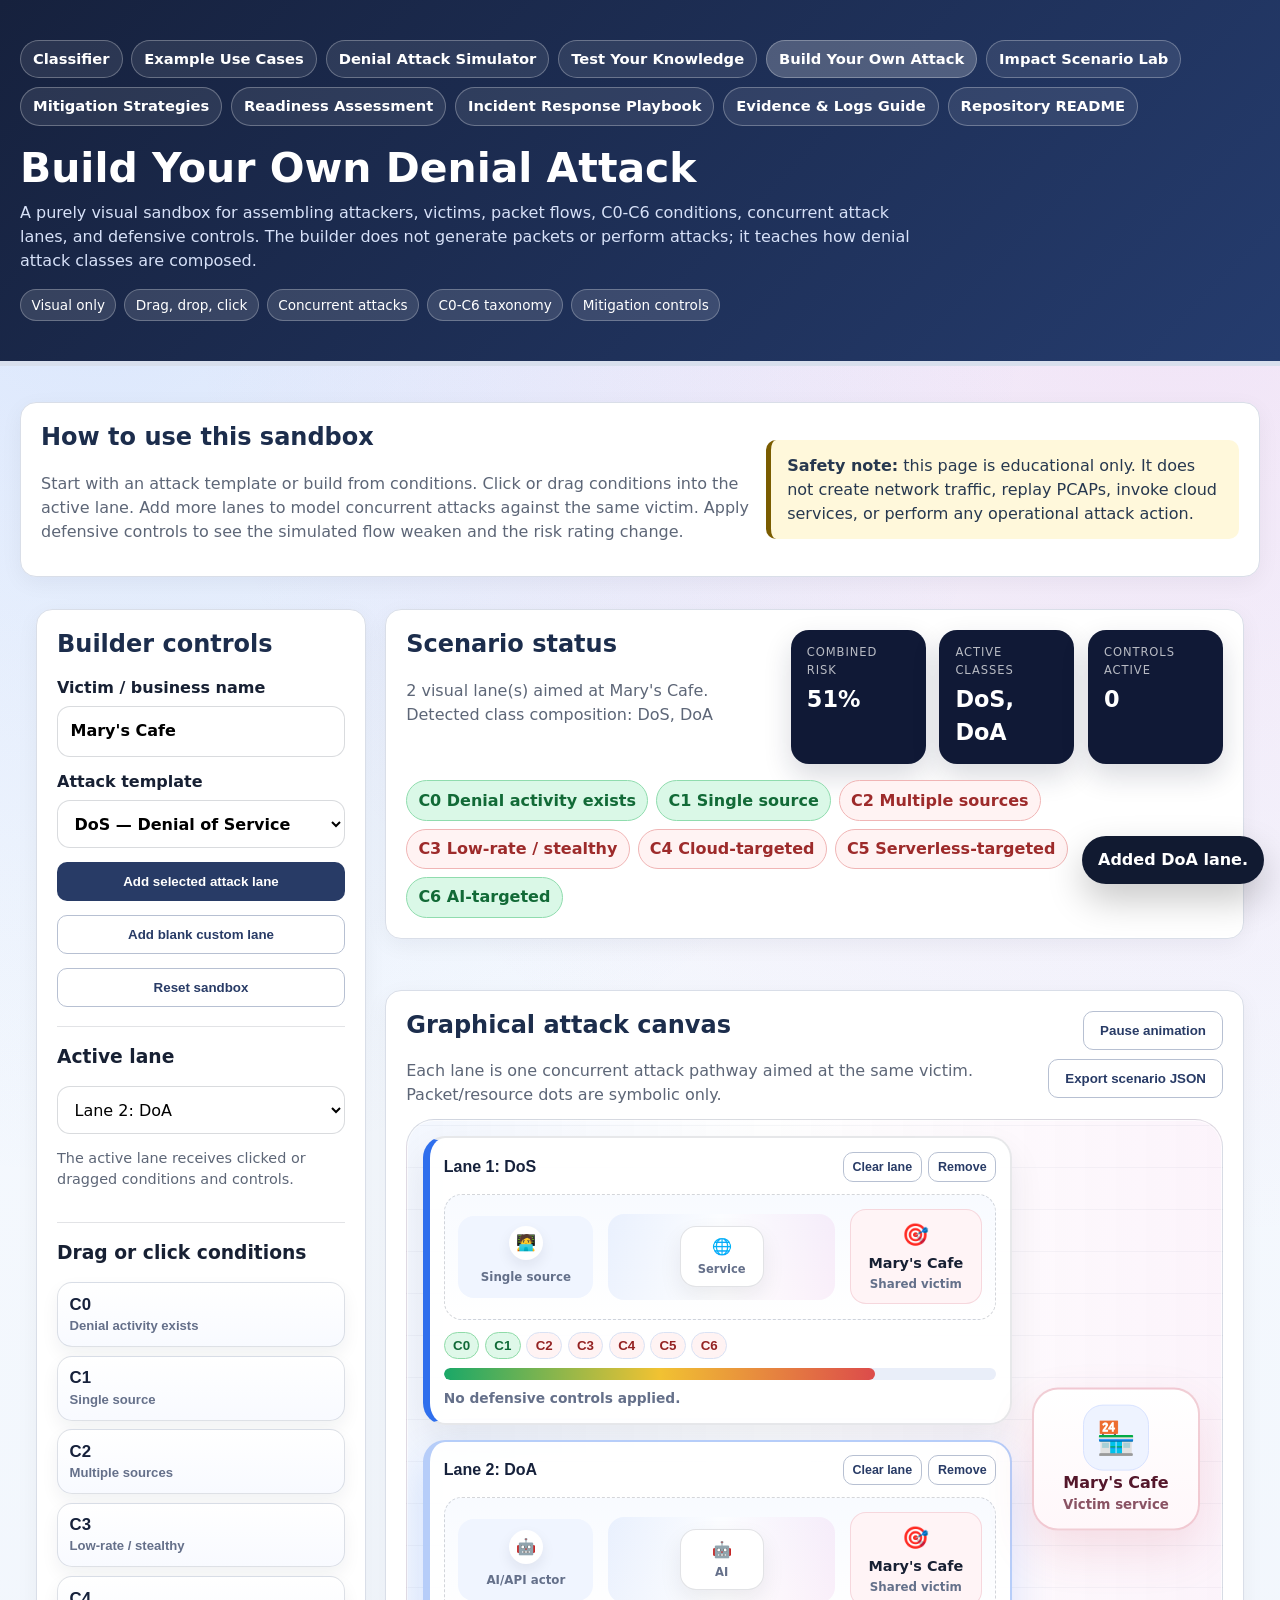
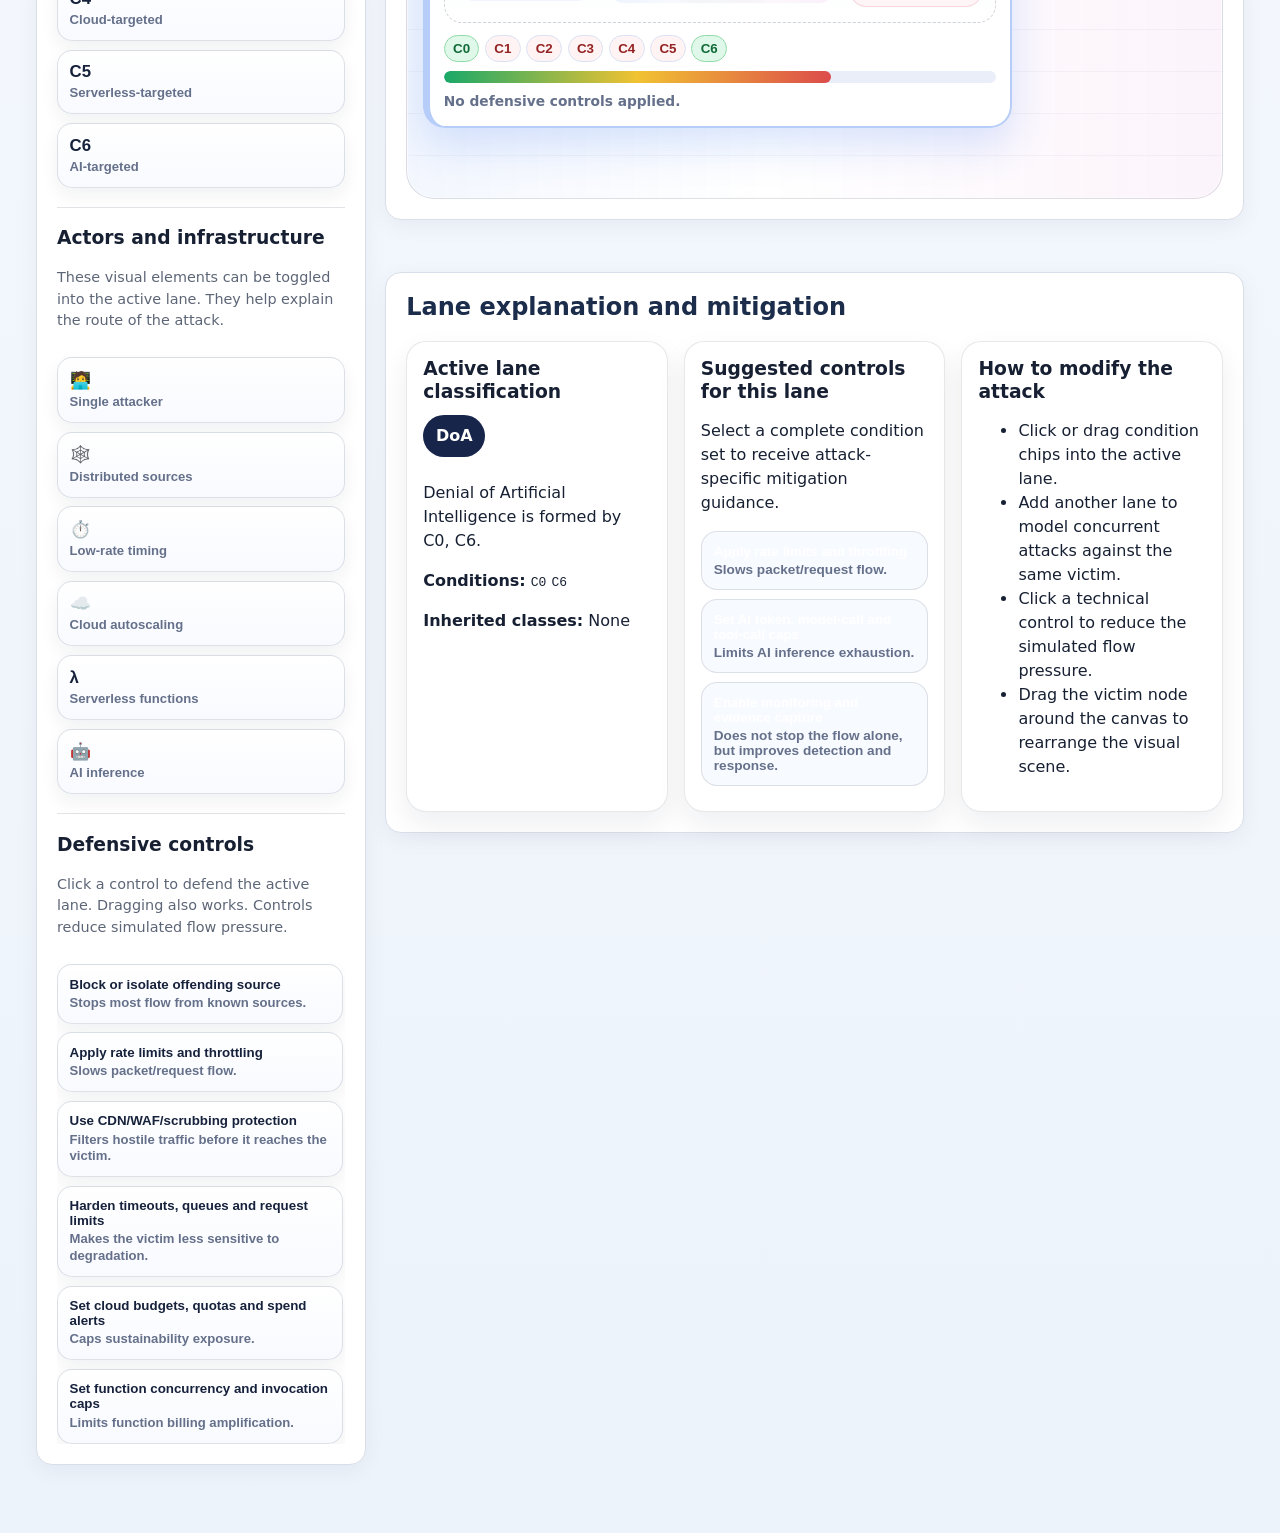
<file: builder.html>
<!doctype html>
<html lang="en-AU">
<head>
  <meta charset="utf-8">
  <meta name="viewport" content="width=device-width, initial-scale=1">
  <title>Build Your Own Attack | D-ACT</title>
  <meta name="description" content="Visual sandbox for building and defending educational denial attack scenarios using the D-ACT C0-C6 taxonomy.">
  <link rel="stylesheet" href="assets/styles.css">
  <script src="assets/mitigations.js" defer></script>
  <script src="assets/builder.js" defer></script>
</head>
<body class="builder-page">
  <header class="hero builder-hero">
    <div class="hero-inner">
      <nav class="site-nav" aria-label="D-ACT site navigation">
        <a href="index.html">Classifier</a>
        <a href="examples.html">Example Use Cases</a>
        <a href="simulator.html">Denial Attack Simulator</a>
        <a href="game.html">Test Your Knowledge</a>
        <a class="active" href="builder.html">Build Your Own Attack</a>
        <a href="impact.html">Impact Scenario Lab</a>
        <a href="mitigations.html">Mitigation Strategies</a>
        <a href="readiness.html">Readiness Assessment</a>
        <a href="playbook.html">Incident Response Playbook</a>
        <a href="evidence.html">Evidence & Logs Guide</a>
        <a href="README.md">Repository README</a>
      </nav>
      <h1>Build Your Own Denial Attack</h1>
      <p class="subtitle">A purely visual sandbox for assembling attackers, victims, packet flows, C0-C6 conditions, concurrent attack lanes, and defensive controls. The builder does not generate packets or perform attacks; it teaches how denial attack classes are composed.</p>
      <div class="badges">
        <span class="badge">Visual only</span>
        <span class="badge">Drag, drop, click</span>
        <span class="badge">Concurrent attacks</span>
        <span class="badge">C0-C6 taxonomy</span>
        <span class="badge">Mitigation controls</span>
      </div>
    </div>
  </header>

  <main class="builder-main">
    <section class="panel builder-intro">
      <div>
        <h2>How to use this sandbox</h2>
        <p class="helper">Start with an attack template or build from conditions. Click or drag conditions into the active lane. Add more lanes to model concurrent attacks against the same victim. Apply defensive controls to see the simulated flow weaken and the risk rating change.</p>
      </div>
      <div class="notice strong-notice"><strong>Safety note:</strong> this page is educational only. It does not create network traffic, replay PCAPs, invoke cloud services, or perform any operational attack action.</div>
    </section>

    <section class="builder-shell">
      <aside class="builder-toolbox panel" aria-label="Attack builder toolbox">
        <h2>Builder controls</h2>
        <label class="builder-label">Victim / business name
          <input id="builderVictimName" type="text" value="Mary's Cafe" maxlength="80">
        </label>
        <label class="builder-label">Attack template
          <select id="builderTemplateSelect"></select>
        </label>
        <button id="addTemplateLane" type="button">Add selected attack lane</button>
        <button id="addBlankLane" type="button" class="secondary">Add blank custom lane</button>
        <button id="clearBuilder" type="button" class="secondary">Reset sandbox</button>

        <div class="builder-divider"></div>
        <h3>Active lane</h3>
        <select id="activeLaneSelect"></select>
        <p class="helper compact">The active lane receives clicked or dragged conditions and controls.</p>

        <div class="builder-divider"></div>
        <h3>Drag or click conditions</h3>
        <div id="conditionPalette" class="builder-chip-grid" aria-label="Condition palette"></div>

        <div class="builder-divider"></div>
        <h3>Actors and infrastructure</h3>
        <p class="helper compact">These visual elements can be toggled into the active lane. They help explain the route of the attack.</p>
        <div id="actorPalette" class="builder-chip-grid"></div>

        <div class="builder-divider"></div>
        <h3>Defensive controls</h3>
        <p class="helper compact">Click a control to defend the active lane. Dragging also works. Controls reduce simulated flow pressure.</p>
        <div id="controlPalette" class="builder-control-list"></div>
      </aside>

      <section class="builder-workspace">
        <section class="panel builder-status-panel">
          <div class="builder-status-grid">
            <div>
              <h2>Scenario status</h2>
              <p id="builderScenarioSummary" class="helper">No lanes yet.</p>
            </div>
            <div class="builder-score-card">
              <span>Combined risk</span>
              <strong id="combinedRisk">0%</strong>
            </div>
            <div class="builder-score-card">
              <span>Active classes</span>
              <strong id="activeClasses">None</strong>
            </div>
            <div class="builder-score-card">
              <span>Controls active</span>
              <strong id="controlsActiveCount">0</strong>
            </div>
          </div>
          <div id="globalConditionStrip" class="builder-condition-strip" aria-label="Global condition strip"></div>
        </section>

        <section id="attackCanvasPanel" class="panel builder-canvas-panel">
          <div class="builder-canvas-head">
            <div>
              <h2>Graphical attack canvas</h2>
              <p class="helper">Each lane is one concurrent attack pathway aimed at the same victim. Packet/resource dots are symbolic only.</p>
            </div>
            <div class="builder-canvas-actions">
              <button id="toggleAnimation" type="button" class="secondary">Pause animation</button>
              <button id="exportScenario" type="button" class="secondary">Export scenario JSON</button>
            </div>
          </div>

          <div id="builderCanvas" class="builder-canvas" aria-label="Attack builder canvas">
            <div id="builderLaneStack" class="builder-lane-stack"></div>
            <div id="builderVictimNode" class="builder-victim-node draggable-node" title="Drag the victim around the canvas">
              <span class="victim-icon">🏪</span>
              <strong id="builderVictimLabel">Mary's Cafe</strong>
              <small>Victim service</small>
            </div>
          </div>
        </section>

        <section class="panel builder-detail-panel">
          <h2>Lane explanation and mitigation</h2>
          <div id="laneExplanation" class="builder-explanation-grid"></div>
        </section>
      </section>
    </section>
  </main>

  <div id="builderToast" class="builder-toast" hidden></div>
</body>
</html>
</file>
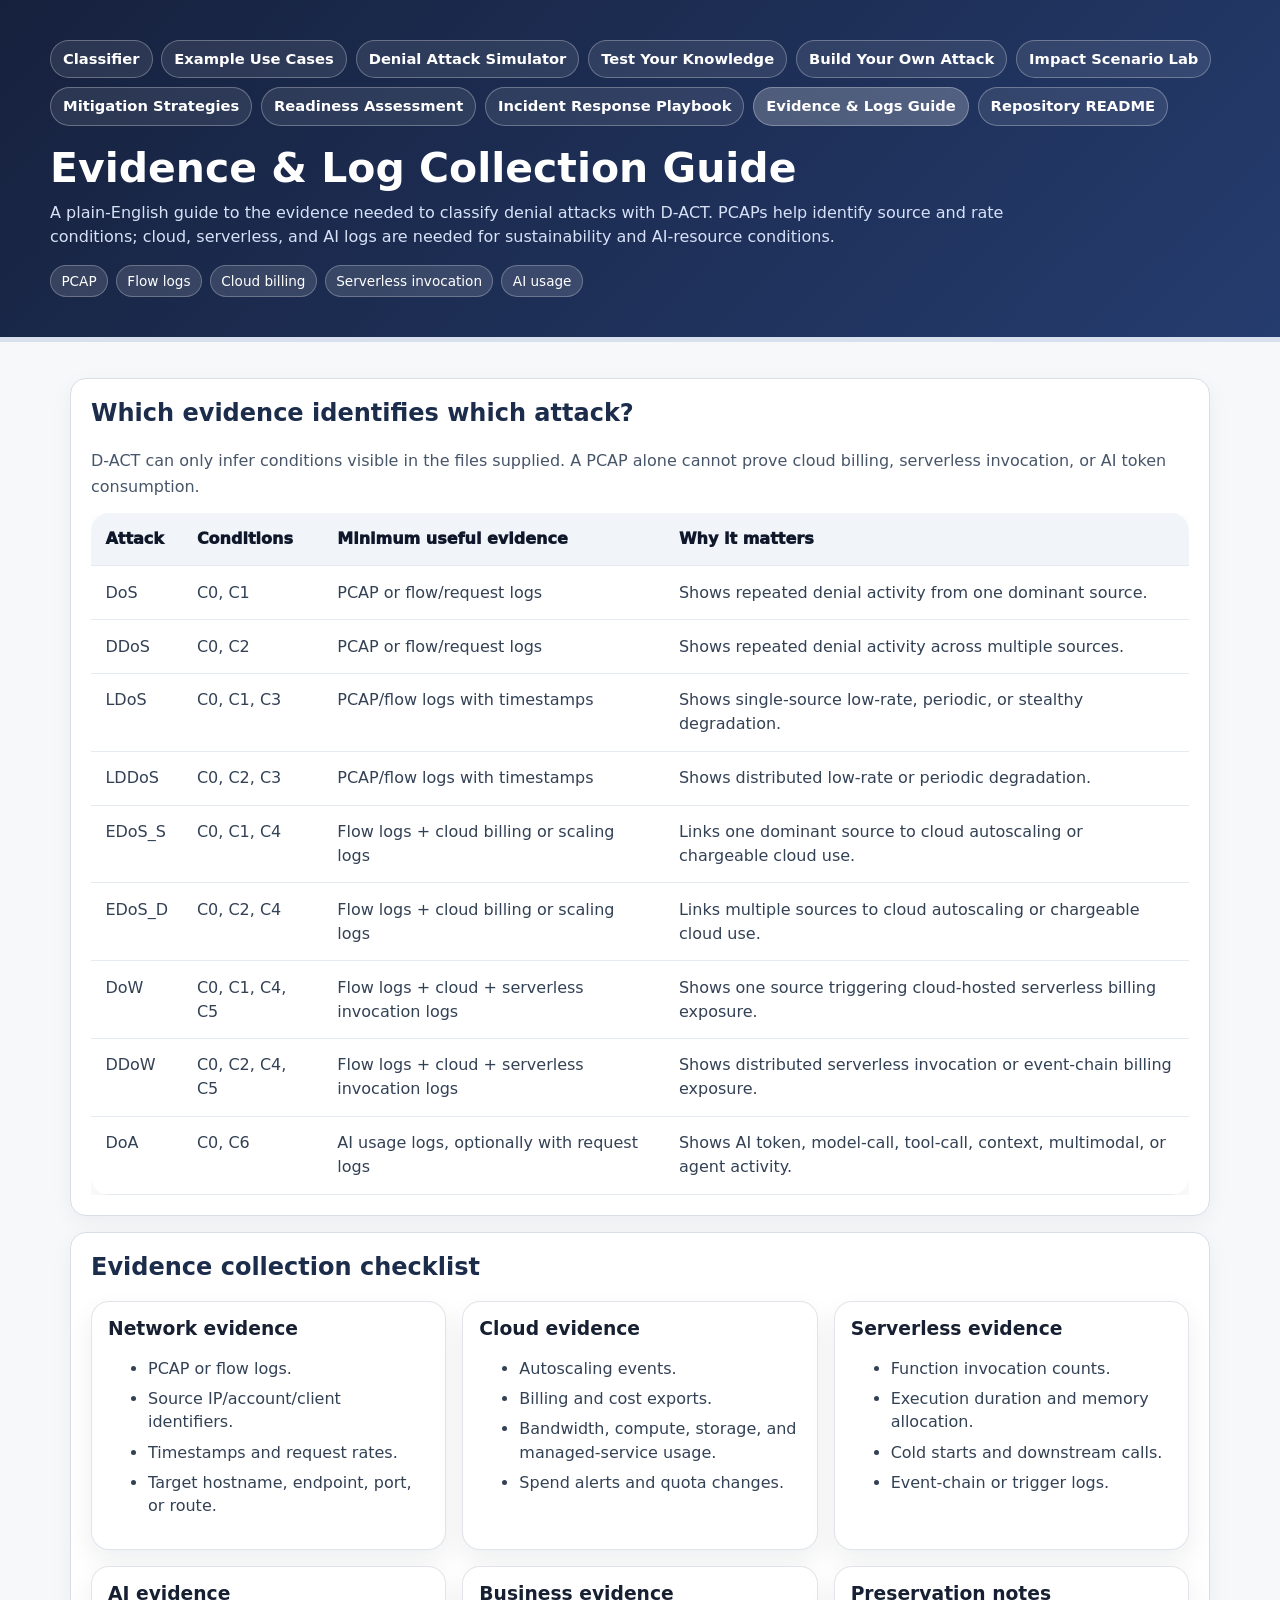
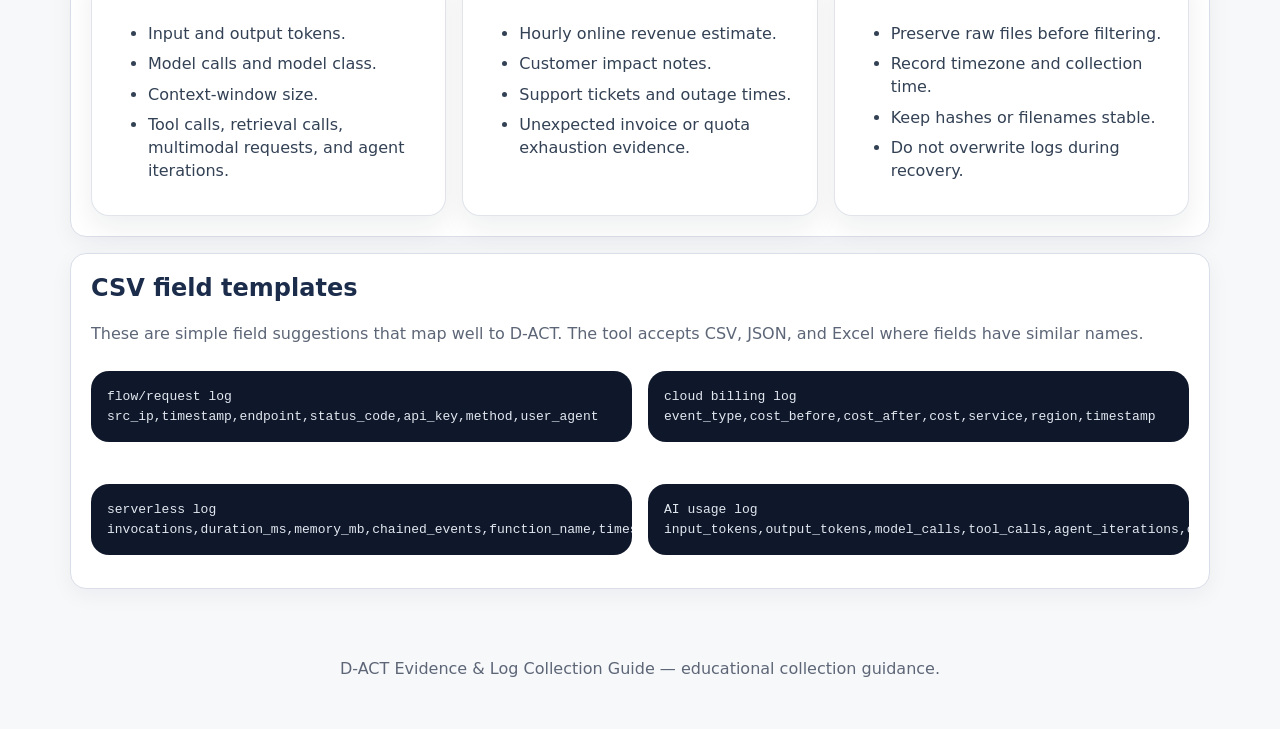
<file: evidence.html>
<!doctype html>
<html lang="en-AU">
<head>
  <meta charset="utf-8">
  <meta name="viewport" content="width=device-width, initial-scale=1">
  <title>Evidence & Log Collection Guide | D-ACT</title>
  <meta name="description" content="Evidence and log collection guide for denial attack classification.">
  <link rel="stylesheet" href="assets/styles.css">
</head>
<body>
  <header class="hero advisory-hero">
    <div class="hero-inner">
      <nav class="site-nav" aria-label="D-ACT site navigation">
        <a href="index.html">Classifier</a>
        <a href="examples.html">Example Use Cases</a>
        <a href="simulator.html">Denial Attack Simulator</a>
        <a href="game.html">Test Your Knowledge</a>
        <a href="builder.html">Build Your Own Attack</a>
        <a href="impact.html">Impact Scenario Lab</a>
        <a href="mitigations.html">Mitigation Strategies</a>
        <a href="readiness.html">Readiness Assessment</a>
        <a href="playbook.html">Incident Response Playbook</a>
        <a class="active" href="evidence.html">Evidence & Logs Guide</a>
        <a href="README.md">Repository README</a>
      </nav>
      <h1>Evidence & Log Collection Guide</h1>
      <p class="subtitle">A plain-English guide to the evidence needed to classify denial attacks with D-ACT. PCAPs help identify source and rate conditions; cloud, serverless, and AI logs are needed for sustainability and AI-resource conditions.</p>
      <div class="badges">
        <span class="badge">PCAP</span>
        <span class="badge">Flow logs</span>
        <span class="badge">Cloud billing</span>
        <span class="badge">Serverless invocation</span>
        <span class="badge">AI usage</span>
      </div>
    </div>
  </header>
  <main>
    <section class="panel evidence-matrix-panel">
      <h2>Which evidence identifies which attack?</h2>
      <p class="helper">D-ACT can only infer conditions visible in the files supplied. A PCAP alone cannot prove cloud billing, serverless invocation, or AI token consumption.</p>
      <div class="evidence-table-wrap">
        <table class="evidence-table">
          <thead><tr><th>Attack</th><th>Conditions</th><th>Minimum useful evidence</th><th>Why it matters</th></tr></thead>
          <tbody>
            <tr><td>DoS</td><td>C0, C1</td><td>PCAP or flow/request logs</td><td>Shows repeated denial activity from one dominant source.</td></tr>
            <tr><td>DDoS</td><td>C0, C2</td><td>PCAP or flow/request logs</td><td>Shows repeated denial activity across multiple sources.</td></tr>
            <tr><td>LDoS</td><td>C0, C1, C3</td><td>PCAP/flow logs with timestamps</td><td>Shows single-source low-rate, periodic, or stealthy degradation.</td></tr>
            <tr><td>LDDoS</td><td>C0, C2, C3</td><td>PCAP/flow logs with timestamps</td><td>Shows distributed low-rate or periodic degradation.</td></tr>
            <tr><td>EDoS_S</td><td>C0, C1, C4</td><td>Flow logs + cloud billing or scaling logs</td><td>Links one dominant source to cloud autoscaling or chargeable cloud use.</td></tr>
            <tr><td>EDoS_D</td><td>C0, C2, C4</td><td>Flow logs + cloud billing or scaling logs</td><td>Links multiple sources to cloud autoscaling or chargeable cloud use.</td></tr>
            <tr><td>DoW</td><td>C0, C1, C4, C5</td><td>Flow logs + cloud + serverless invocation logs</td><td>Shows one source triggering cloud-hosted serverless billing exposure.</td></tr>
            <tr><td>DDoW</td><td>C0, C2, C4, C5</td><td>Flow logs + cloud + serverless invocation logs</td><td>Shows distributed serverless invocation or event-chain billing exposure.</td></tr>
            <tr><td>DoA</td><td>C0, C6</td><td>AI usage logs, optionally with request logs</td><td>Shows AI token, model-call, tool-call, context, multimodal, or agent activity.</td></tr>
          </tbody>
        </table>
      </div>
    </section>

    <section class="panel">
      <h2>Evidence collection checklist</h2>
      <div class="grid three evidence-cards">
        <div class="evidence-card"><h3>Network evidence</h3><ul><li>PCAP or flow logs.</li><li>Source IP/account/client identifiers.</li><li>Timestamps and request rates.</li><li>Target hostname, endpoint, port, or route.</li></ul></div>
        <div class="evidence-card"><h3>Cloud evidence</h3><ul><li>Autoscaling events.</li><li>Billing and cost exports.</li><li>Bandwidth, compute, storage, and managed-service usage.</li><li>Spend alerts and quota changes.</li></ul></div>
        <div class="evidence-card"><h3>Serverless evidence</h3><ul><li>Function invocation counts.</li><li>Execution duration and memory allocation.</li><li>Cold starts and downstream calls.</li><li>Event-chain or trigger logs.</li></ul></div>
        <div class="evidence-card"><h3>AI evidence</h3><ul><li>Input and output tokens.</li><li>Model calls and model class.</li><li>Context-window size.</li><li>Tool calls, retrieval calls, multimodal requests, and agent iterations.</li></ul></div>
        <div class="evidence-card"><h3>Business evidence</h3><ul><li>Hourly online revenue estimate.</li><li>Customer impact notes.</li><li>Support tickets and outage times.</li><li>Unexpected invoice or quota exhaustion evidence.</li></ul></div>
        <div class="evidence-card"><h3>Preservation notes</h3><ul><li>Preserve raw files before filtering.</li><li>Record timezone and collection time.</li><li>Keep hashes or filenames stable.</li><li>Do not overwrite logs during recovery.</li></ul></div>
      </div>
    </section>

    <section class="panel">
      <h2>CSV field templates</h2>
      <p class="helper">These are simple field suggestions that map well to D-ACT. The tool accepts CSV, JSON, and Excel where fields have similar names.</p>
      <div class="template-grid">
        <pre>flow/request log
src_ip,timestamp,endpoint,status_code,api_key,method,user_agent</pre>
        <pre>cloud billing log
event_type,cost_before,cost_after,cost,service,region,timestamp</pre>
        <pre>serverless log
invocations,duration_ms,memory_mb,chained_events,function_name,timestamp</pre>
        <pre>AI usage log
input_tokens,output_tokens,model_calls,tool_calls,agent_iterations,context_tokens,modality</pre>
      </div>
    </section>
  </main>
  <footer>D-ACT Evidence & Log Collection Guide — educational collection guidance.</footer>
</body>
</html>
</file>
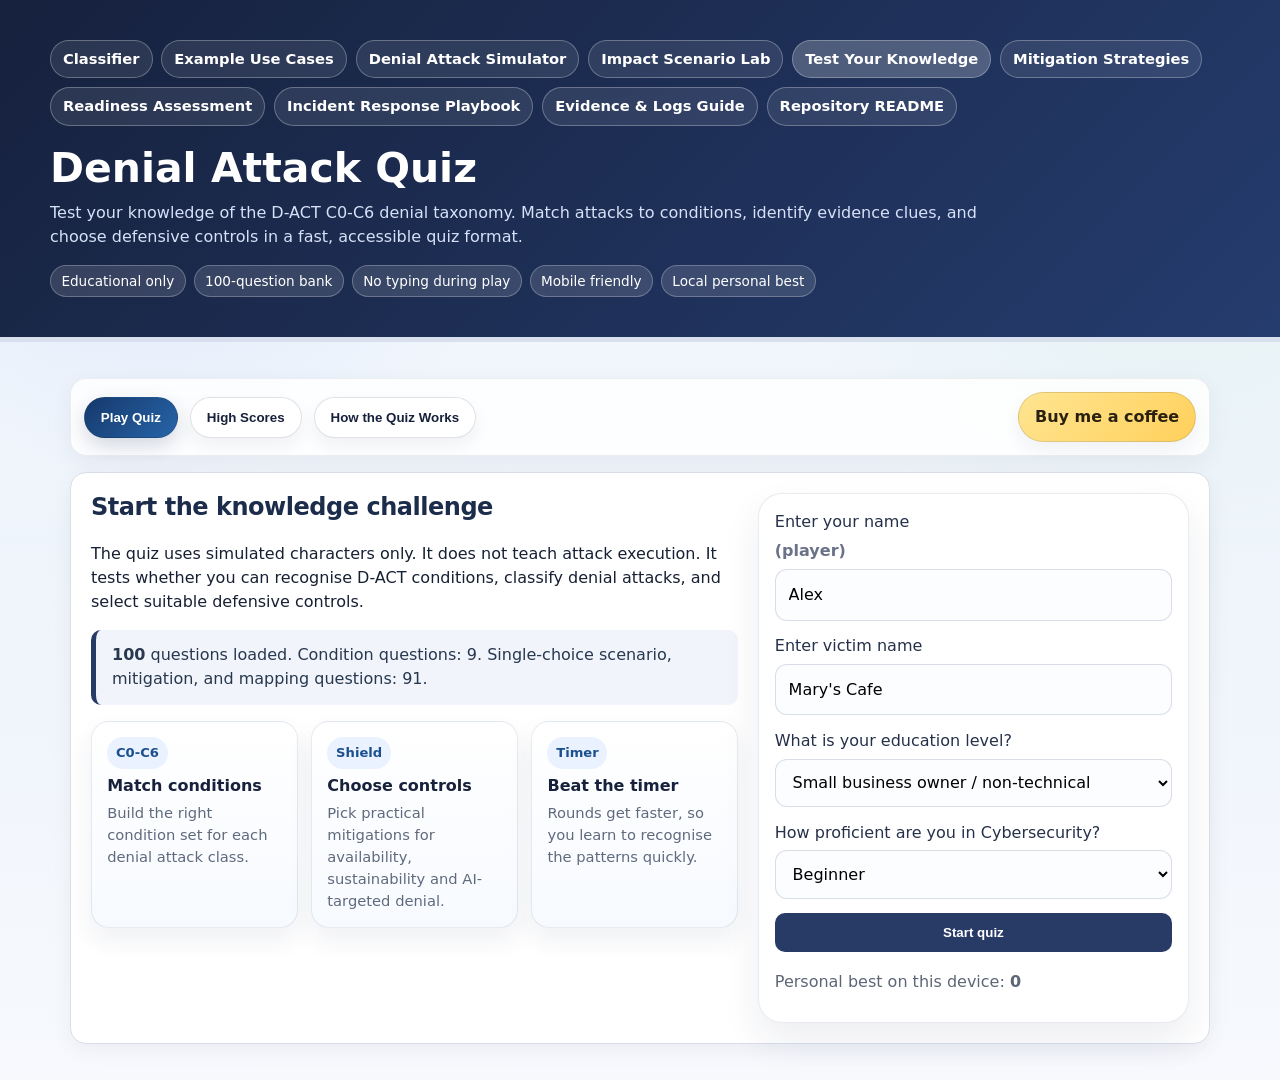
<file: game.html>
<!doctype html>
<html lang="en-AU">
<head>
  <meta charset="utf-8">
  <meta name="viewport" content="width=device-width, initial-scale=1">
  <title>D-ACT Denial Attack Quiz | Test Your Knowledge</title>
  <meta name="description" content="A game-based learning quiz for denial attack conditions, classifications and mitigation strategies.">
  <link rel="stylesheet" href="assets/styles.css?v=quiz-20260706-2">
  <script src="assets/game.js?v=quiz-20260706-2" defer></script>
</head>
<body class="game-page">
  <header class="hero hero-compact game-hero">
    <div class="hero-inner">
      <nav class="site-nav" aria-label="D-ACT site navigation">
        <a href="index.html">Classifier</a>
        <a href="examples.html">Example Use Cases</a>
        <a href="simulator.html">Denial Attack Simulator</a>
        <a href="impact.html">Impact Scenario Lab</a>
        <a class="active" href="game.html">Test Your Knowledge</a>
        <a href="mitigations.html">Mitigation Strategies</a>
        <a href="readiness.html">Readiness Assessment</a>
        <a href="playbook.html">Incident Response Playbook</a>
        <a href="evidence.html">Evidence & Logs Guide</a>
        <a href="README.md">Repository README</a>
      </nav>
      <h1>Denial Attack Quiz</h1>
      <p class="subtitle">Test your knowledge of the D-ACT C0-C6 denial taxonomy. Match attacks to conditions, identify evidence clues, and choose defensive controls in a fast, accessible quiz format.</p>
      <div class="badges">
        <span class="badge">Educational only</span>
        <span class="badge">100-question bank</span>
        <span class="badge">No typing during play</span>
        <span class="badge">Mobile friendly</span>
        <span class="badge">Local personal best</span>
      </div>
    </div>
  </header>

  <main>
    <section class="panel game-tabs-panel">
      <div class="game-tabs" role="tablist" aria-label="Denial Attack Quiz sections">
        <button class="game-tab active" data-target="gameStartPanel" type="button">Play Quiz</button>
        <button class="game-tab" data-target="gameHighScoresPanel" type="button">High Scores</button>
        <button class="game-tab" data-target="gameHowPanel" type="button">How the Quiz Works</button>
        <a class="button coffee-button" href="https://buymeacoffee.com/markdorsett" target="_blank" rel="noopener">Buy me a coffee</a>
      </div>
    </section>

    <section id="gameStartPanel" class="game-tab-panel">
      <section id="onboardingPanel" class="panel game-onboarding">
        <div class="game-onboarding-copy">
          <h2>Start the knowledge challenge</h2>
          <p>The quiz uses simulated characters only. It does not teach attack execution. It tests whether you can recognise D-ACT conditions, classify denial attacks, and select suitable defensive controls.</p>
          <div id="questionBankSummary" class="notice"></div>
          <div class="quiz-preview-grid" aria-label="Quiz learning areas">
            <div class="quiz-preview-card">
              <span class="quiz-preview-icon">C0-C6</span>
              <strong>Match conditions</strong>
              <p>Build the right condition set for each denial attack class.</p>
            </div>
            <div class="quiz-preview-card">
              <span class="quiz-preview-icon">Shield</span>
              <strong>Choose controls</strong>
              <p>Pick practical mitigations for availability, sustainability and AI-targeted denial.</p>
            </div>
            <div class="quiz-preview-card">
              <span class="quiz-preview-icon">Timer</span>
              <strong>Beat the timer</strong>
              <p>Rounds get faster, so you learn to recognise the patterns quickly.</p>
            </div>
          </div>
        </div>
        <div class="game-profile-card">
          <label>Enter your name <span class="muted">(player)</span>
            <input id="attackerName" type="text" maxlength="60" value="Alex" placeholder="Alex">
          </label>
          <label>Enter victim name
            <input id="victimName" type="text" maxlength="80" value="Mary's Cafe" placeholder="Mary's Cafe">
          </label>
          <label>What is your education level?
            <select id="educationLevel">
              <option>Small business owner / non-technical</option>
              <option>High school</option>
              <option>TAFE / vocational</option>
              <option>Undergraduate</option>
              <option>Postgraduate</option>
              <option>Cybersecurity professional</option>
            </select>
          </label>
          <label>How proficient are you in Cybersecurity?
            <select id="cyberProficiency">
              <option>Beginner</option>
              <option>Intermediate</option>
              <option>Advanced</option>
              <option>Expert</option>
            </select>
          </label>
          <button id="startGame" type="button">Start quiz</button>
          <p class="helper">Personal best on this device: <strong id="personalBest">0</strong></p>
        </div>
      </section>

      <section id="gamePlayPanel" class="panel game-play" hidden>
        <div class="game-hud">
          <div class="hud-card"><span>Player</span><strong id="playerTag">Player</strong></div>
          <div class="hud-card"><span>Victim</span><strong id="victimTag">Victim</strong></div>
          <div class="hud-card"><span>Score</span><strong id="scoreNow">0</strong></div>
          <div class="hud-card"><span>Round</span><strong id="roundNow">0</strong></div>
          <div class="hud-card"><span>Best</span><strong id="personalBestGame">0</strong></div>
        </div>

        <div class="timer-shell" aria-label="Round timer">
          <div id="timerBar" class="timer-bar"></div>
          <span><strong id="timerText">30</strong>s</span>
        </div>

        <div id="gameCard" class="game-card">
          <div class="game-card-header">
            <div>
              <p id="questionMeta" class="helper">Choose one answer.</p>
              <h2 id="questionPrompt">Question appears here.</h2>
            </div>
            <div id="conditionStrip" class="game-condition-strip"></div>
          </div>
          <div id="answerGrid" class="answer-grid"></div>
          <div class="actions">
            <button id="submitAnswer" type="button" hidden>Submit selection</button>
          </div>
        </div>
      </section>
    </section>

    <section id="gameHighScoresPanel" class="game-tab-panel" hidden>
      <section class="panel">
        <h2>Local High Scores</h2>
        <p class="helper">Scores are saved on this device so learners can track their personal best and recent quiz attempts.</p>
        <ol id="highScoreList" class="high-score-list"></ol>
        <div class="actions">
          <button id="clearLocalScores" type="button" class="secondary">Clear local scores</button>
        </div>
      </section>
    </section>

    <section id="gameHowPanel" class="game-tab-panel" hidden>
      <section class="panel game-how">
        <h2>How Test Your Knowledge works</h2>
        <div class="grid three">
          <div class="mini-card"><h3>Conditions</h3><p>Players identify which C0-C6 conditions form each attack class.</p></div>
          <div class="mini-card"><h3>Classification</h3><p>Players map evidence and condition sets to DoS, DDoS, EDoS, DoW, DDoW and DoA.</p></div>
          <div class="mini-card"><h3>Mitigation</h3><p>Players choose defensive controls and receive links back to the mitigation catalogue when wrong.</p></div>
        </div>
        <p>The timer starts at 30 seconds and drops toward 10 seconds by round 10. When the timer reaches half of its starting value, the interface enters pressure mode with warning graphics and subtle shake effects. There is no music or audio; the challenge remains visual and classroom-friendly.</p>
      </section>
    </section>
  </main>

  <div id="feedbackOverlay" class="feedback-overlay" hidden>
    <div class="feedback-modal" role="dialog" aria-modal="true" aria-labelledby="feedbackTitle">
      <h2 id="feedbackTitle">Round failed</h2>
      <div id="feedbackBody"></div>
      <div class="actions">
        <a id="feedbackLink" class="button secondary" href="mitigations.html">Read more</a>
        <button id="restartGame" type="button">Restart with shuffled questions</button>
        <button id="closeFeedback" type="button" class="secondary">Try again</button>
      </div>
    </div>
  </div>
</body>
</html>
</file>
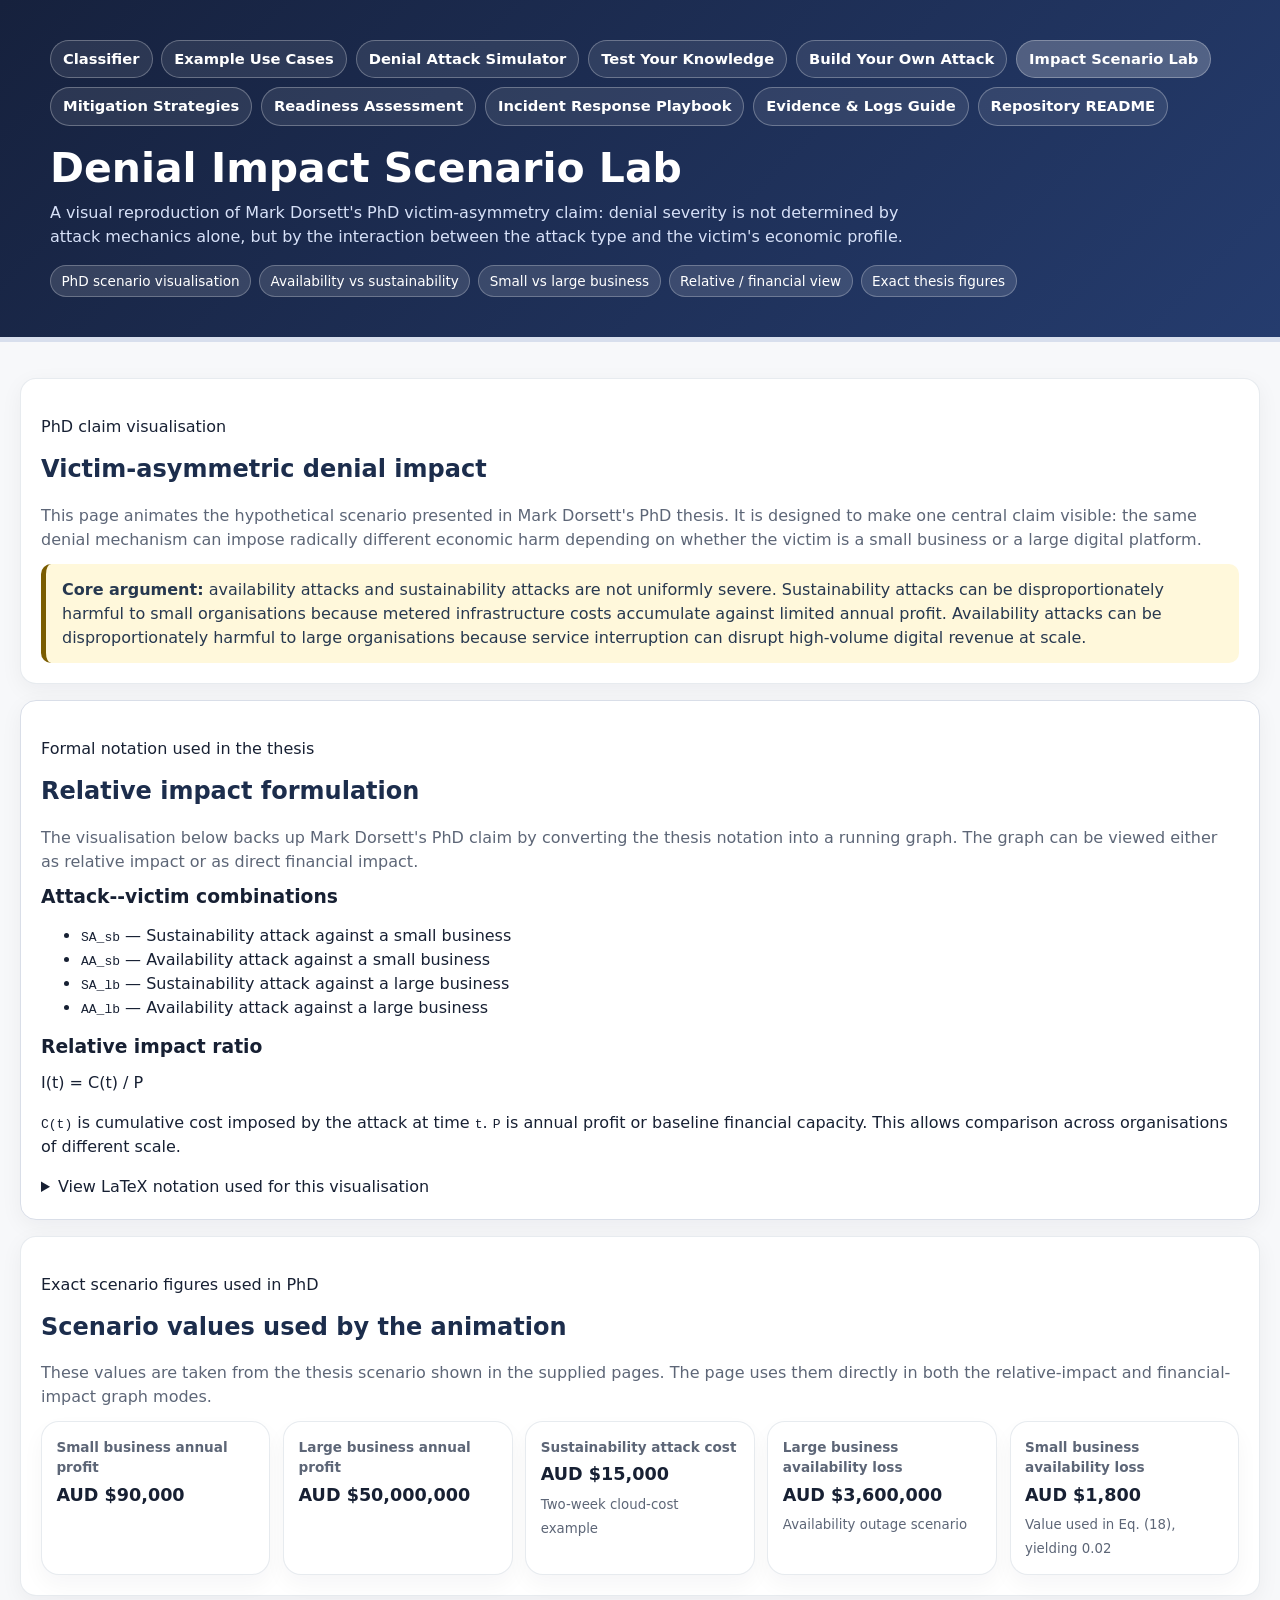
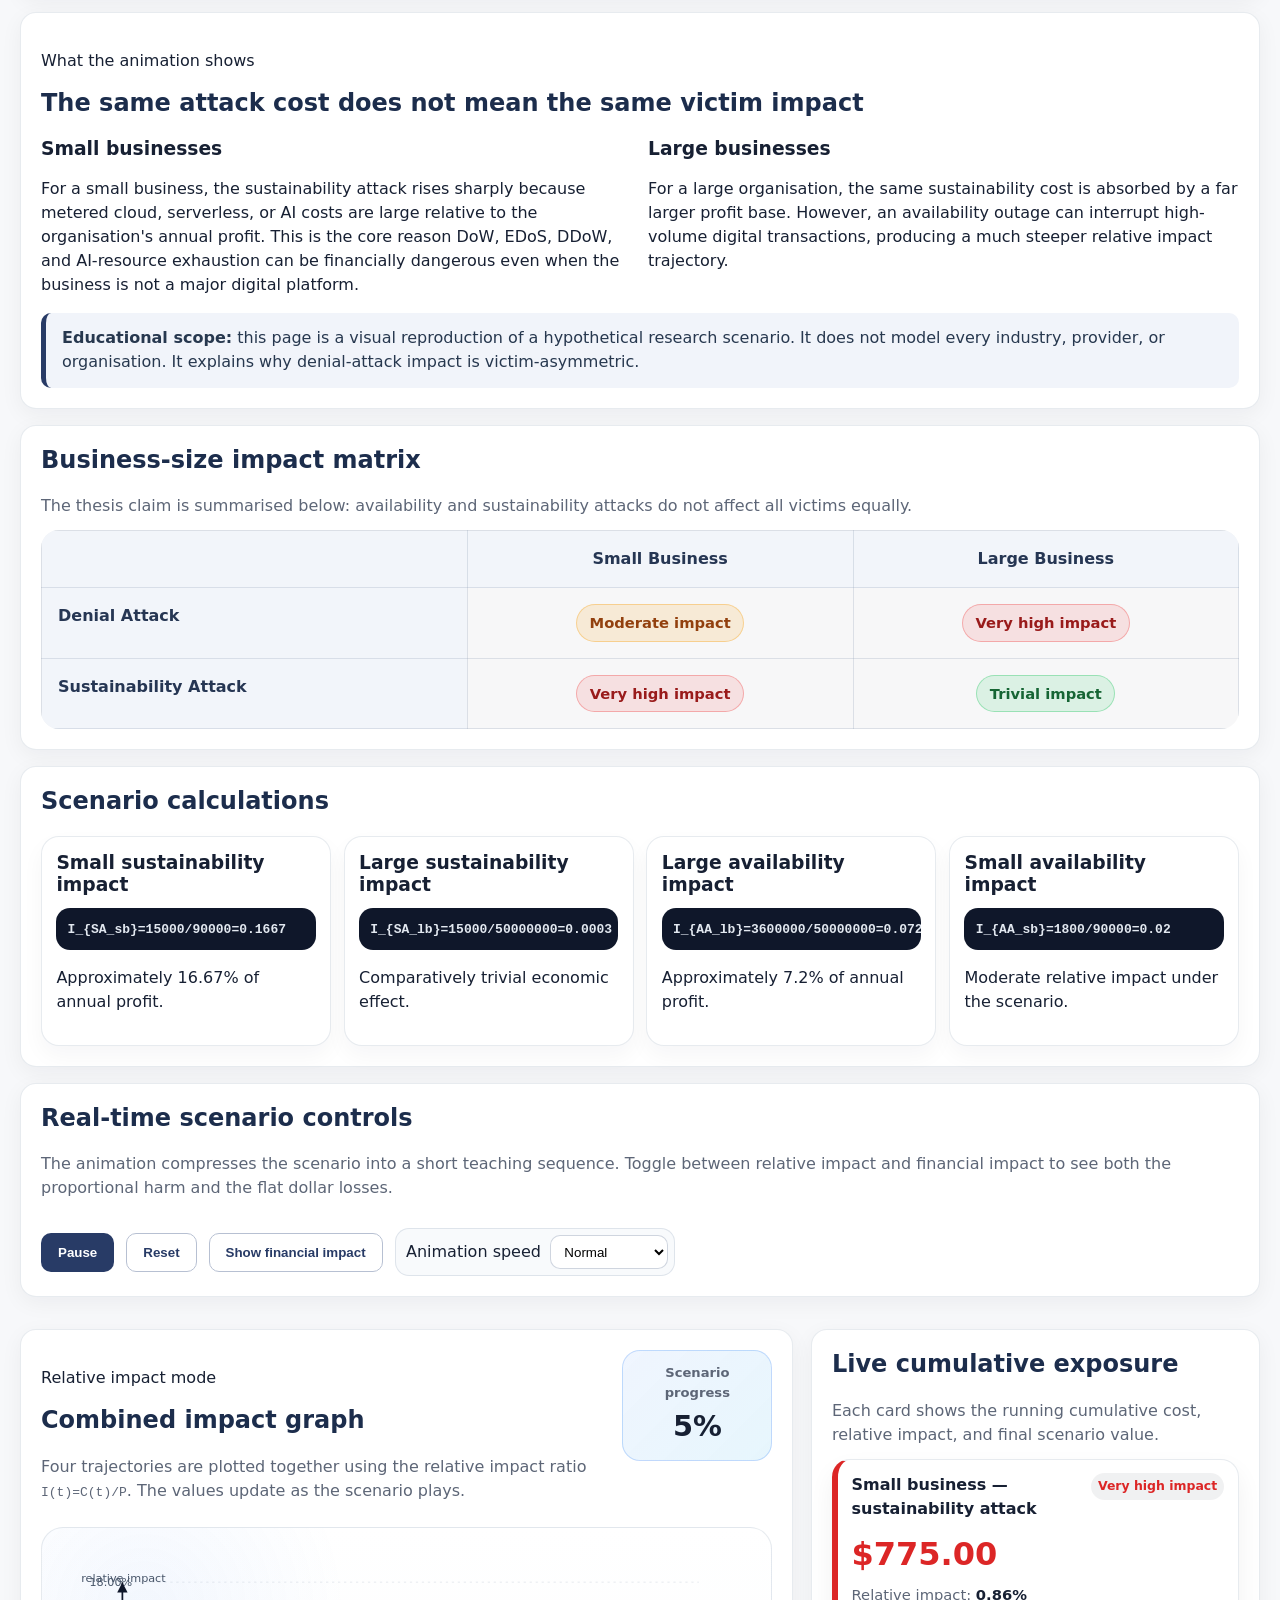
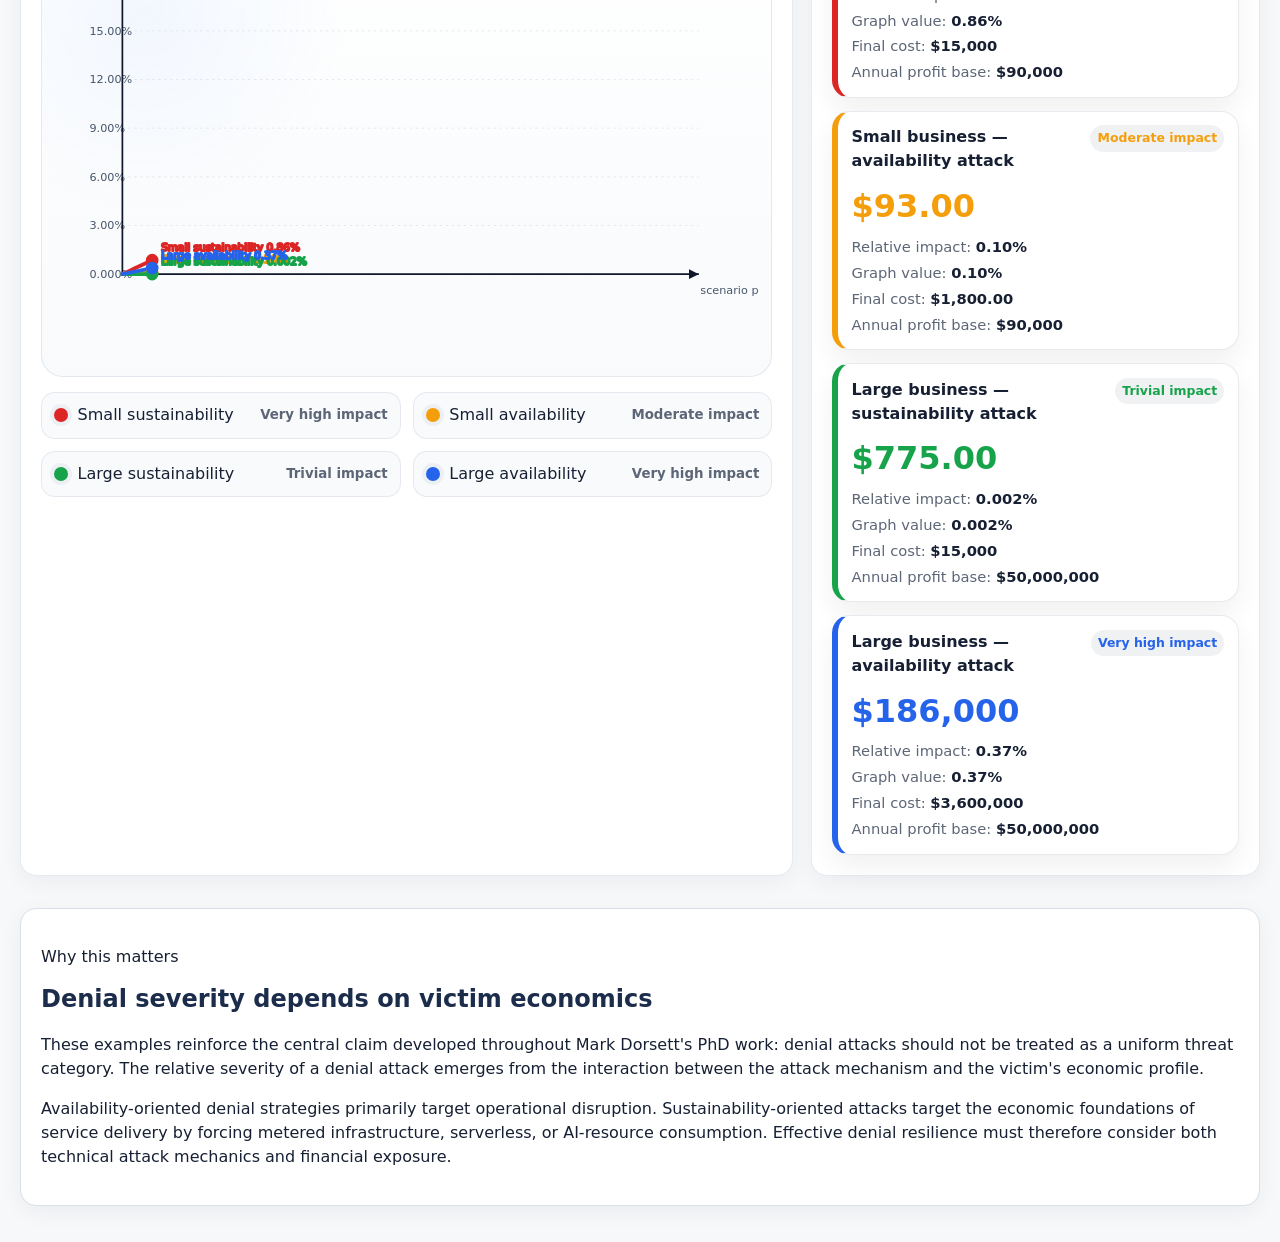
<file: impact.html>
<!doctype html>
<html lang="en-AU">
<head>
  <meta charset="utf-8">
  <meta name="viewport" content="width=device-width, initial-scale=1">
  <title>Denial Impact Scenario Lab | D-ACT</title>
  <meta name="description" content="Interactive victim-asymmetric denial impact scenario showing how availability and sustainability attacks affect small and large organisations differently.">
  <link rel="stylesheet" href="assets/styles.css?v=impact-20260706-4">
  <script src="assets/impact-lab.js?v=impact-20260706-4" defer></script>
</head>
<body class="impact-page">
  <header class="hero impact-hero">
    <div class="hero-inner">
      <nav class="site-nav" aria-label="D-ACT site navigation">
        <a href="index.html">Classifier</a>
        <a href="examples.html">Example Use Cases</a>
        <a href="simulator.html">Denial Attack Simulator</a>
        <a href="game.html">Test Your Knowledge</a>
        <a href="builder.html">Build Your Own Attack</a>
        <a class="active" href="impact.html">Impact Scenario Lab</a>
        <a href="mitigations.html">Mitigation Strategies</a>
        <a href="readiness.html">Readiness Assessment</a>
        <a href="playbook.html">Incident Response Playbook</a>
        <a href="evidence.html">Evidence & Logs Guide</a>
        <a href="README.md">Repository README</a>
      </nav>
      <h1>Denial Impact Scenario Lab</h1>
      <p class="subtitle">A visual reproduction of Mark Dorsett's PhD victim-asymmetry claim: denial severity is not determined by attack mechanics alone, but by the interaction between the attack type and the victim's economic profile.</p>
      <div class="badges">
        <span class="badge">PhD scenario visualisation</span>
        <span class="badge">Availability vs sustainability</span>
        <span class="badge">Small vs large business</span>
        <span class="badge">Relative / financial view</span>
        <span class="badge">Exact thesis figures</span>
      </div>
    </div>
  </header>

  <main class="impact-main">
    <section class="panel impact-intro impact-claim-panel">
      <div>
        <p class="section-kicker">PhD claim visualisation</p>
        <h2>Victim-asymmetric denial impact</h2>
        <p class="helper">This page animates the hypothetical scenario presented in Mark Dorsett's PhD thesis. It is designed to make one central claim visible: the same denial mechanism can impose radically different economic harm depending on whether the victim is a small business or a large digital platform.</p>
      </div>
      <div class="notice strong-notice"><strong>Core argument:</strong> availability attacks and sustainability attacks are not uniformly severe. Sustainability attacks can be disproportionately harmful to small organisations because metered infrastructure costs accumulate against limited annual profit. Availability attacks can be disproportionately harmful to large organisations because service interruption can disrupt high-volume digital revenue at scale.</div>
    </section>

    <section class="panel impact-thesis-panel">
      <div class="impact-section-heading">
        <p class="section-kicker">Formal notation used in the thesis</p>
        <h2>Relative impact formulation</h2>
        <p class="helper">The visualisation below backs up Mark Dorsett's PhD claim by converting the thesis notation into a running graph. The graph can be viewed either as relative impact or as direct financial impact.</p>
      </div>
      <div class="impact-formula-grid">
        <div class="impact-formula-card">
          <h3>Attack--victim combinations</h3>
          <ul class="formula-list">
            <li><code>SA_sb</code> — Sustainability attack against a small business</li>
            <li><code>AA_sb</code> — Availability attack against a small business</li>
            <li><code>SA_lb</code> — Sustainability attack against a large business</li>
            <li><code>AA_lb</code> — Availability attack against a large business</li>
          </ul>
        </div>
        <div class="impact-formula-card">
          <h3>Relative impact ratio</h3>
          <div class="equation-display">I(t) = C(t) / P</div>
          <p><code>C(t)</code> is cumulative cost imposed by the attack at time <code>t</code>. <code>P</code> is annual profit or baseline financial capacity. This allows comparison across organisations of different scale.</p>
        </div>
      </div>
      <details class="latex-detail">
        <summary>View LaTeX notation used for this visualisation</summary>
        <pre><code>Let the following notation represent the four attack--victim combinations:

\begin{align}
SA_{sb} &amp;:&amp; \text{Sustainability attack against a small business} \\
AA_{sb} &amp;:&amp; \text{Availability attack against a small business} \\
SA_{lb} &amp;:&amp; \text{Sustainability attack against a large business} \\
AA_{lb} &amp;:&amp; \text{Availability attack against a large business}
\end{align}

Let $I(t)$ denote the \emph{relative impact} experienced by a victim
organisation at time $t$, defined as the ratio between the cumulative loss
generated by the attack and the baseline economic capacity of the organisation:

\begin{equation}
I(t) = \frac{C(t)}{P}
\end{equation}</code></pre>
      </details>
    </section>

    <section class="panel impact-constants-panel priority-context-panel">
      <div class="impact-section-heading">
        <p class="section-kicker">Exact scenario figures used in PhD</p>
        <h2>Scenario values used by the animation</h2>
        <p class="helper">These values are taken from the thesis scenario shown in the supplied pages. The page uses them directly in both the relative-impact and financial-impact graph modes.</p>
      </div>
      <div class="impact-constants-grid">
        <div class="impact-constant"><span>Small business annual profit</span><strong>AUD $90,000</strong></div>
        <div class="impact-constant"><span>Large business annual profit</span><strong>AUD $50,000,000</strong></div>
        <div class="impact-constant"><span>Sustainability attack cost</span><strong>AUD $15,000</strong><small>Two-week cloud-cost example</small></div>
        <div class="impact-constant"><span>Large business availability loss</span><strong>AUD $3,600,000</strong><small>Availability outage scenario</small></div>
        <div class="impact-constant"><span>Small business availability loss</span><strong>AUD $1,800</strong><small>Value used in Eq. (18), yielding 0.02</small></div>
      </div>
    </section>

    <section class="panel impact-reading-panel priority-context-panel">
      <div class="impact-section-heading">
        <p class="section-kicker">What the animation shows</p>
        <h2>The same attack cost does not mean the same victim impact</h2>
      </div>
      <div class="grid two">
        <div>
          <h3>Small businesses</h3>
          <p>For a small business, the sustainability attack rises sharply because metered cloud, serverless, or AI costs are large relative to the organisation's annual profit. This is the core reason DoW, EDoS, DDoW, and AI-resource exhaustion can be financially dangerous even when the business is not a major digital platform.</p>
        </div>
        <div>
          <h3>Large businesses</h3>
          <p>For a large organisation, the same sustainability cost is absorbed by a far larger profit base. However, an availability outage can interrupt high-volume digital transactions, producing a much steeper relative impact trajectory.</p>
        </div>
      </div>
      <div class="notice"><strong>Educational scope:</strong> this page is a visual reproduction of a hypothetical research scenario. It does not model every industry, provider, or organisation. It explains why denial-attack impact is victim-asymmetric.</div>
    </section>

    <section class="panel impact-matrix-panel">
      <h2>Business-size impact matrix</h2>
      <p class="helper">The thesis claim is summarised below: availability and sustainability attacks do not affect all victims equally.</p>
      <div class="impact-matrix-wrap">
        <table class="impact-matrix">
          <thead>
            <tr>
              <th></th>
              <th>Small Business</th>
              <th>Large Business</th>
            </tr>
          </thead>
          <tbody>
            <tr>
              <th>Denial Attack</th>
              <td><span class="impact-pill moderate">Moderate impact</span></td>
              <td><span class="impact-pill very-high">Very high impact</span></td>
            </tr>
            <tr>
              <th>Sustainability Attack</th>
              <td><span class="impact-pill very-high">Very high impact</span></td>
              <td><span class="impact-pill trivial">Trivial impact</span></td>
            </tr>
          </tbody>
        </table>
      </div>
    </section>

    <section class="panel impact-equations-panel">
      <h2>Scenario calculations</h2>
      <div class="impact-equation-grid">
        <div class="impact-equation-card">
          <h3>Small sustainability impact</h3>
          <code>I_{SA_sb}=15000/90000=0.1667</code>
          <p>Approximately 16.67% of annual profit.</p>
        </div>
        <div class="impact-equation-card">
          <h3>Large sustainability impact</h3>
          <code>I_{SA_lb}=15000/50000000=0.0003</code>
          <p>Comparatively trivial economic effect.</p>
        </div>
        <div class="impact-equation-card">
          <h3>Large availability impact</h3>
          <code>I_{AA_lb}=3600000/50000000=0.072</code>
          <p>Approximately 7.2% of annual profit.</p>
        </div>
        <div class="impact-equation-card">
          <h3>Small availability impact</h3>
          <code>I_{AA_sb}=1800/90000=0.02</code>
          <p>Moderate relative impact under the scenario.</p>
        </div>
      </div>
    </section>

    <section class="panel impact-control-panel">
      <div>
        <h2>Real-time scenario controls</h2>
        <p class="helper">The animation compresses the scenario into a short teaching sequence. Toggle between relative impact and financial impact to see both the proportional harm and the flat dollar losses.</p>
      </div>
      <div class="impact-actions">
        <button id="impactStartPause" type="button">Pause</button>
        <button id="impactReset" type="button" class="secondary">Reset</button>
        <button id="impactModeToggle" type="button" class="secondary">Show financial impact</button>
        <label class="impact-speed-label">Animation speed
          <select id="impactSpeed">
            <option value="0.5">Slow</option>
            <option value="1" selected>Normal</option>
            <option value="1.8">Fast</option>
          </select>
        </label>
      </div>
    </section>

    <section class="impact-grid">
      <div class="panel impact-graph-panel">
        <div class="impact-graph-header">
          <div>
            <p class="section-kicker" id="impactModeKicker">Relative impact mode</p>
            <h2>Combined impact graph</h2>
            <p class="helper" id="impactGraphExplanation">Four trajectories are plotted together using the relative impact ratio <code>I(t)=C(t)/P</code>. The values update as the scenario plays.</p>
          </div>
          <div class="impact-progress-card">
            <span>Scenario progress</span>
            <strong id="impactProgressText">0%</strong>
          </div>
        </div>

        <div class="impact-chart-wrap" aria-label="Animated denial impact chart">
          <svg id="impactChart" viewBox="0 0 940 520" role="img" aria-labelledby="impactChartTitle impactChartDesc">
            <title id="impactChartTitle">Relative and financial impact of denial and sustainability attacks by victim scale</title>
            <desc id="impactChartDesc">Animated line graph showing small business sustainability attack, small business availability attack, large business sustainability attack, and large business availability attack.</desc>
            <defs>
              <marker id="impactArrow" markerWidth="8" markerHeight="8" refX="6" refY="3" orient="auto" markerUnits="strokeWidth">
                <path d="M0,0 L0,6 L6,3 z"></path>
              </marker>
            </defs>
            <g class="impact-grid-lines" id="impactGridLines"></g>
            <line class="impact-axis" x1="90" y1="445" x2="860" y2="445" marker-end="url(#impactArrow)"></line>
            <line class="impact-axis" x1="90" y1="445" x2="90" y2="55" marker-end="url(#impactArrow)"></line>
            <text class="impact-axis-label" x="862" y="472">scenario progress</text>
            <text class="impact-axis-label" id="impactYAxisLabel" x="35" y="55">relative impact</text>
            <g id="impactLines"></g>
            <g id="impactDots"></g>
            <g id="impactLabels"></g>
          </svg>
        </div>
        <div class="impact-legend" id="impactLegend"></div>
      </div>

      <aside class="panel impact-data-panel">
        <h2>Live cumulative exposure</h2>
        <p class="helper" id="impactDataExplanation">Each card shows the running cumulative cost, relative impact, and final scenario value.</p>
        <div id="impactLiveCards" class="impact-live-cards"></div>
      </aside>
    </section>

    <section class="panel impact-conclusion-panel">
      <p class="section-kicker">Why this matters</p>
      <h2>Denial severity depends on victim economics</h2>
      <p>These examples reinforce the central claim developed throughout Mark Dorsett's PhD work: denial attacks should not be treated as a uniform threat category. The relative severity of a denial attack emerges from the interaction between the attack mechanism and the victim's economic profile.</p>
      <p>Availability-oriented denial strategies primarily target operational disruption. Sustainability-oriented attacks target the economic foundations of service delivery by forcing metered infrastructure, serverless, or AI-resource consumption. Effective denial resilience must therefore consider both technical attack mechanics and financial exposure.</p>
    </section>
  </main>
</body>
</html>
</file>
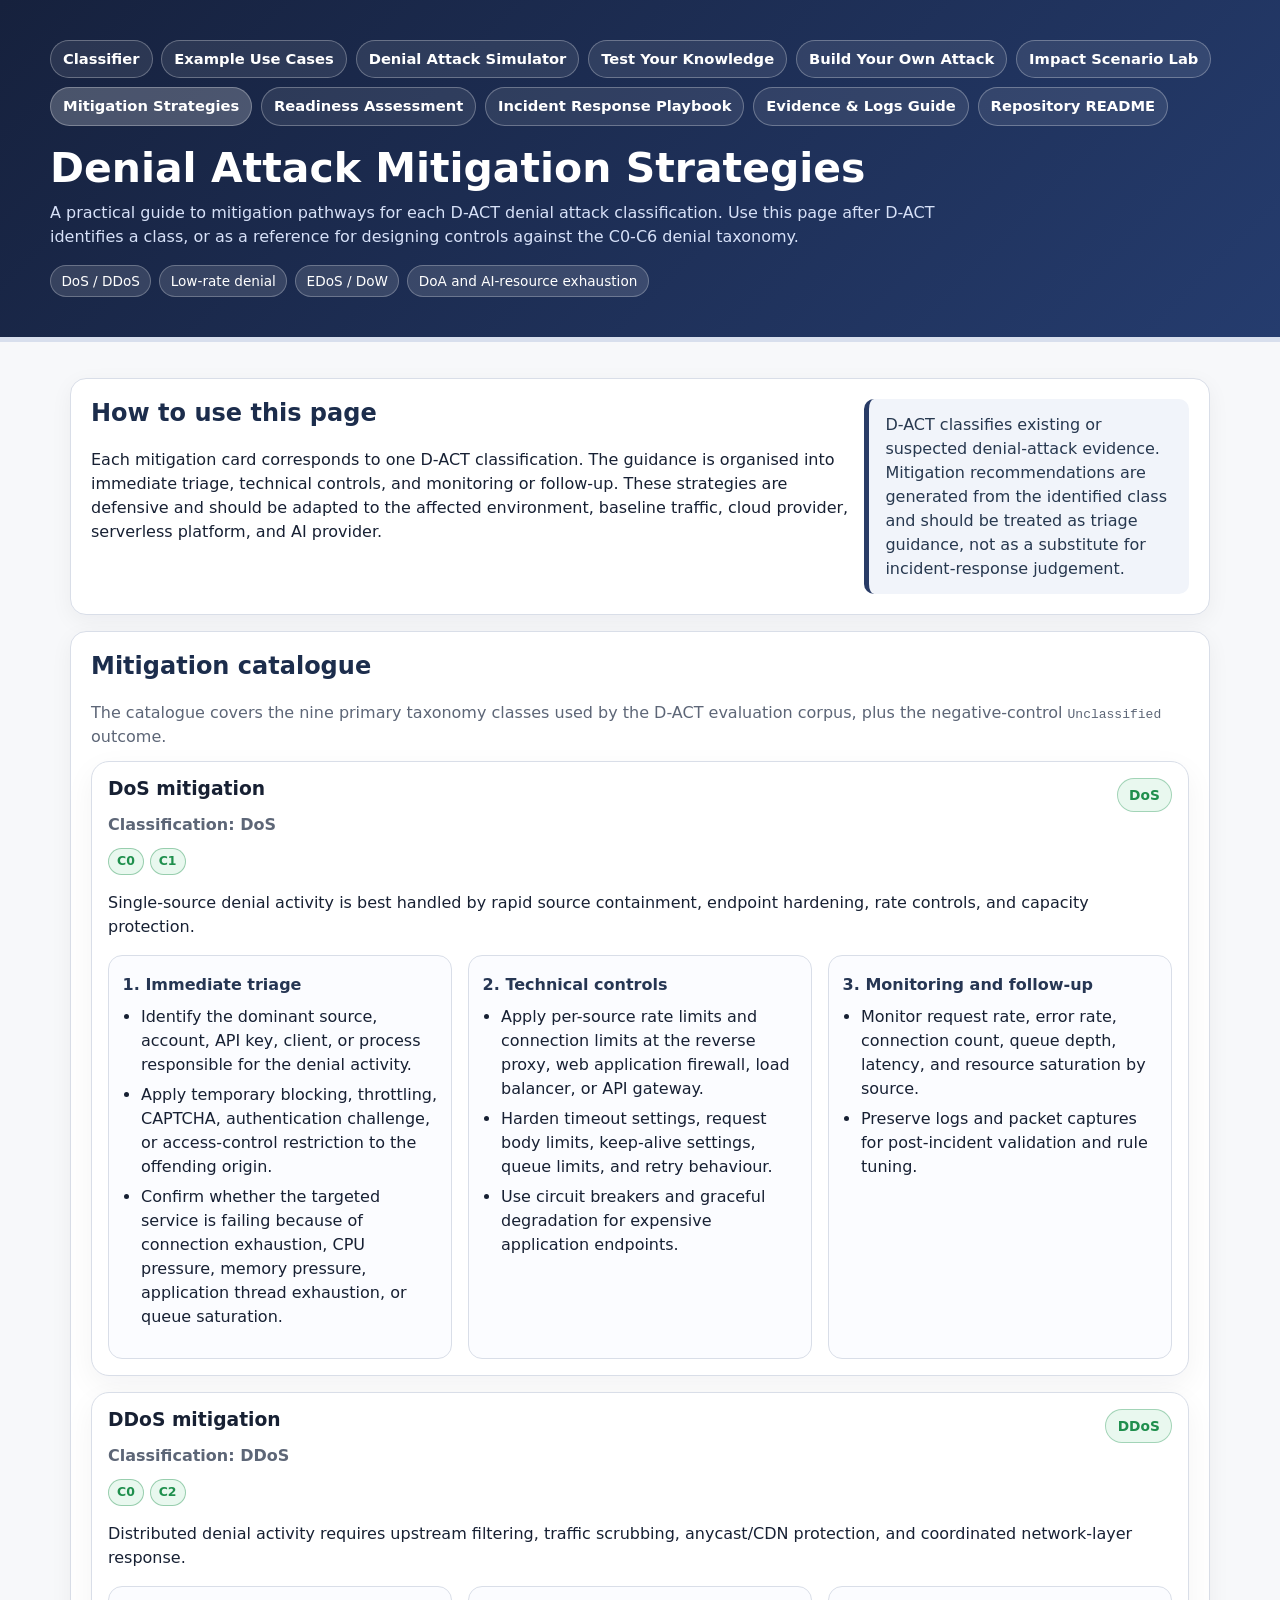
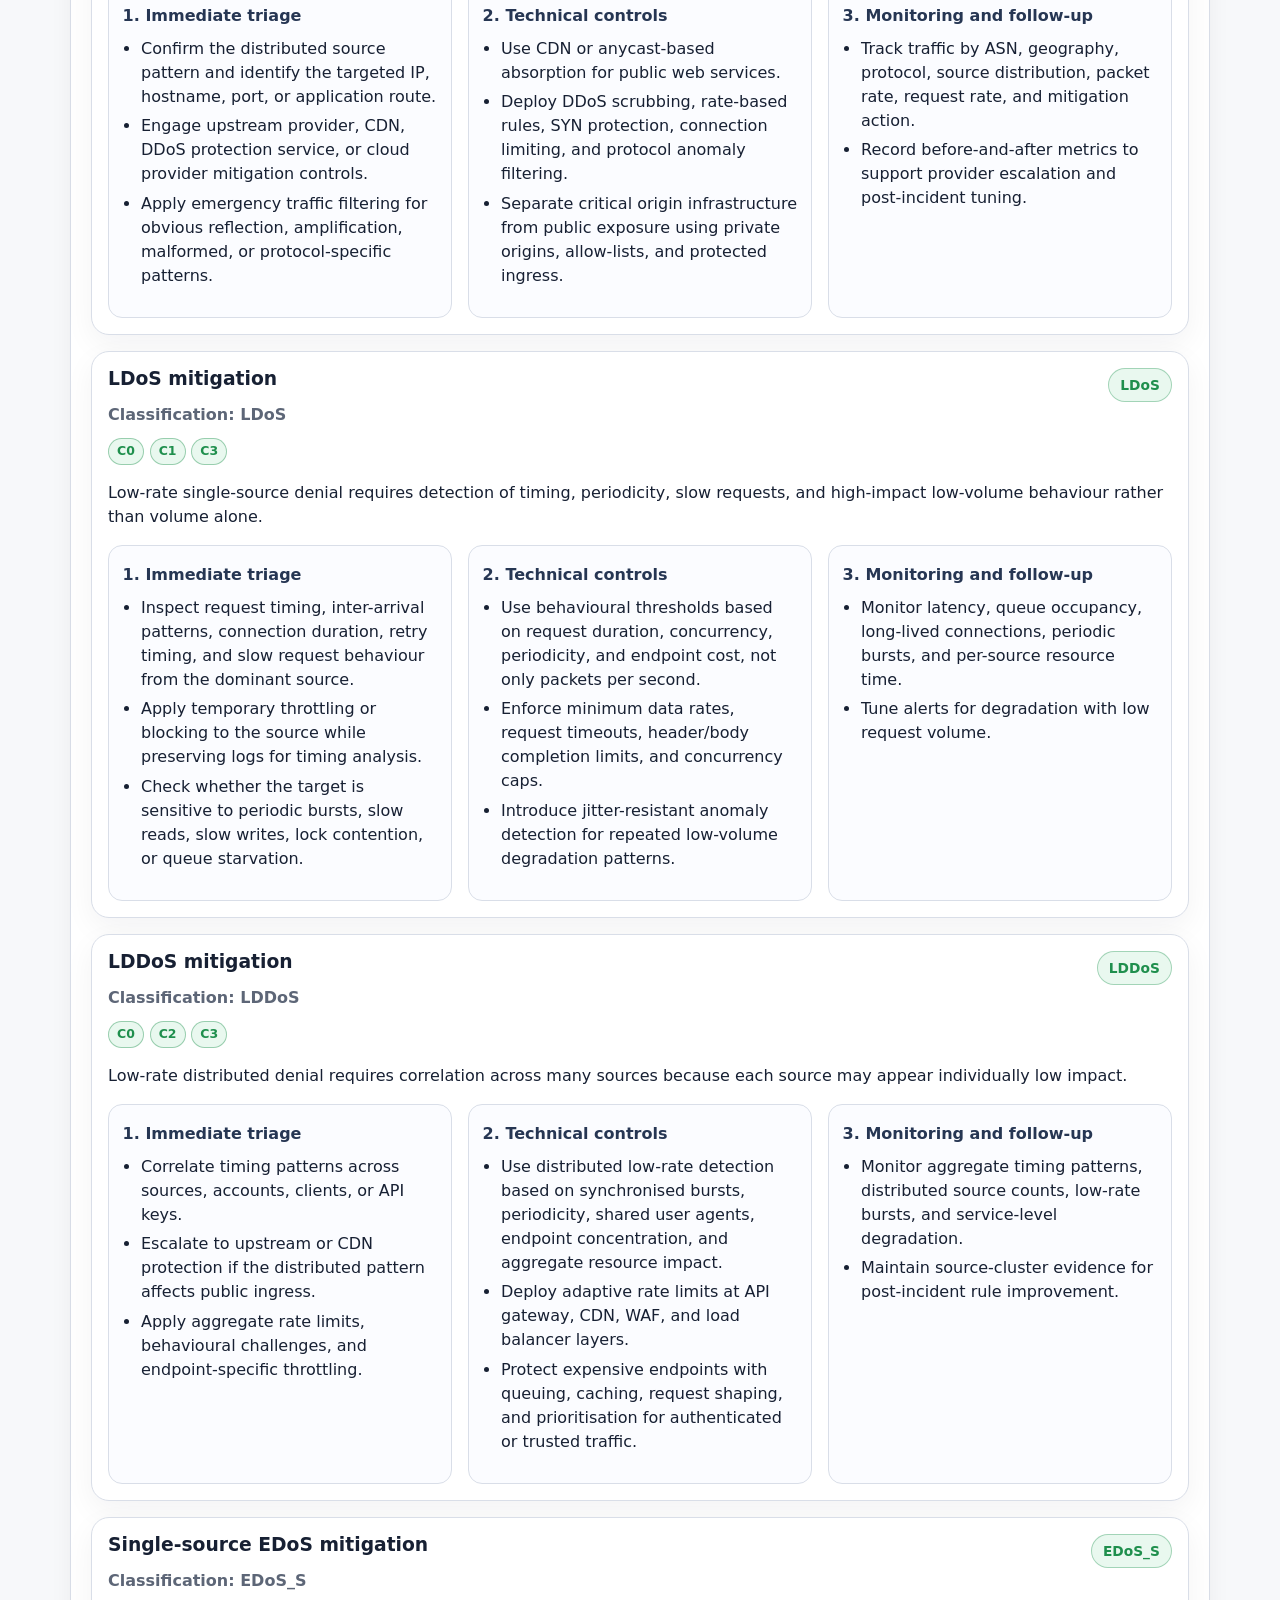
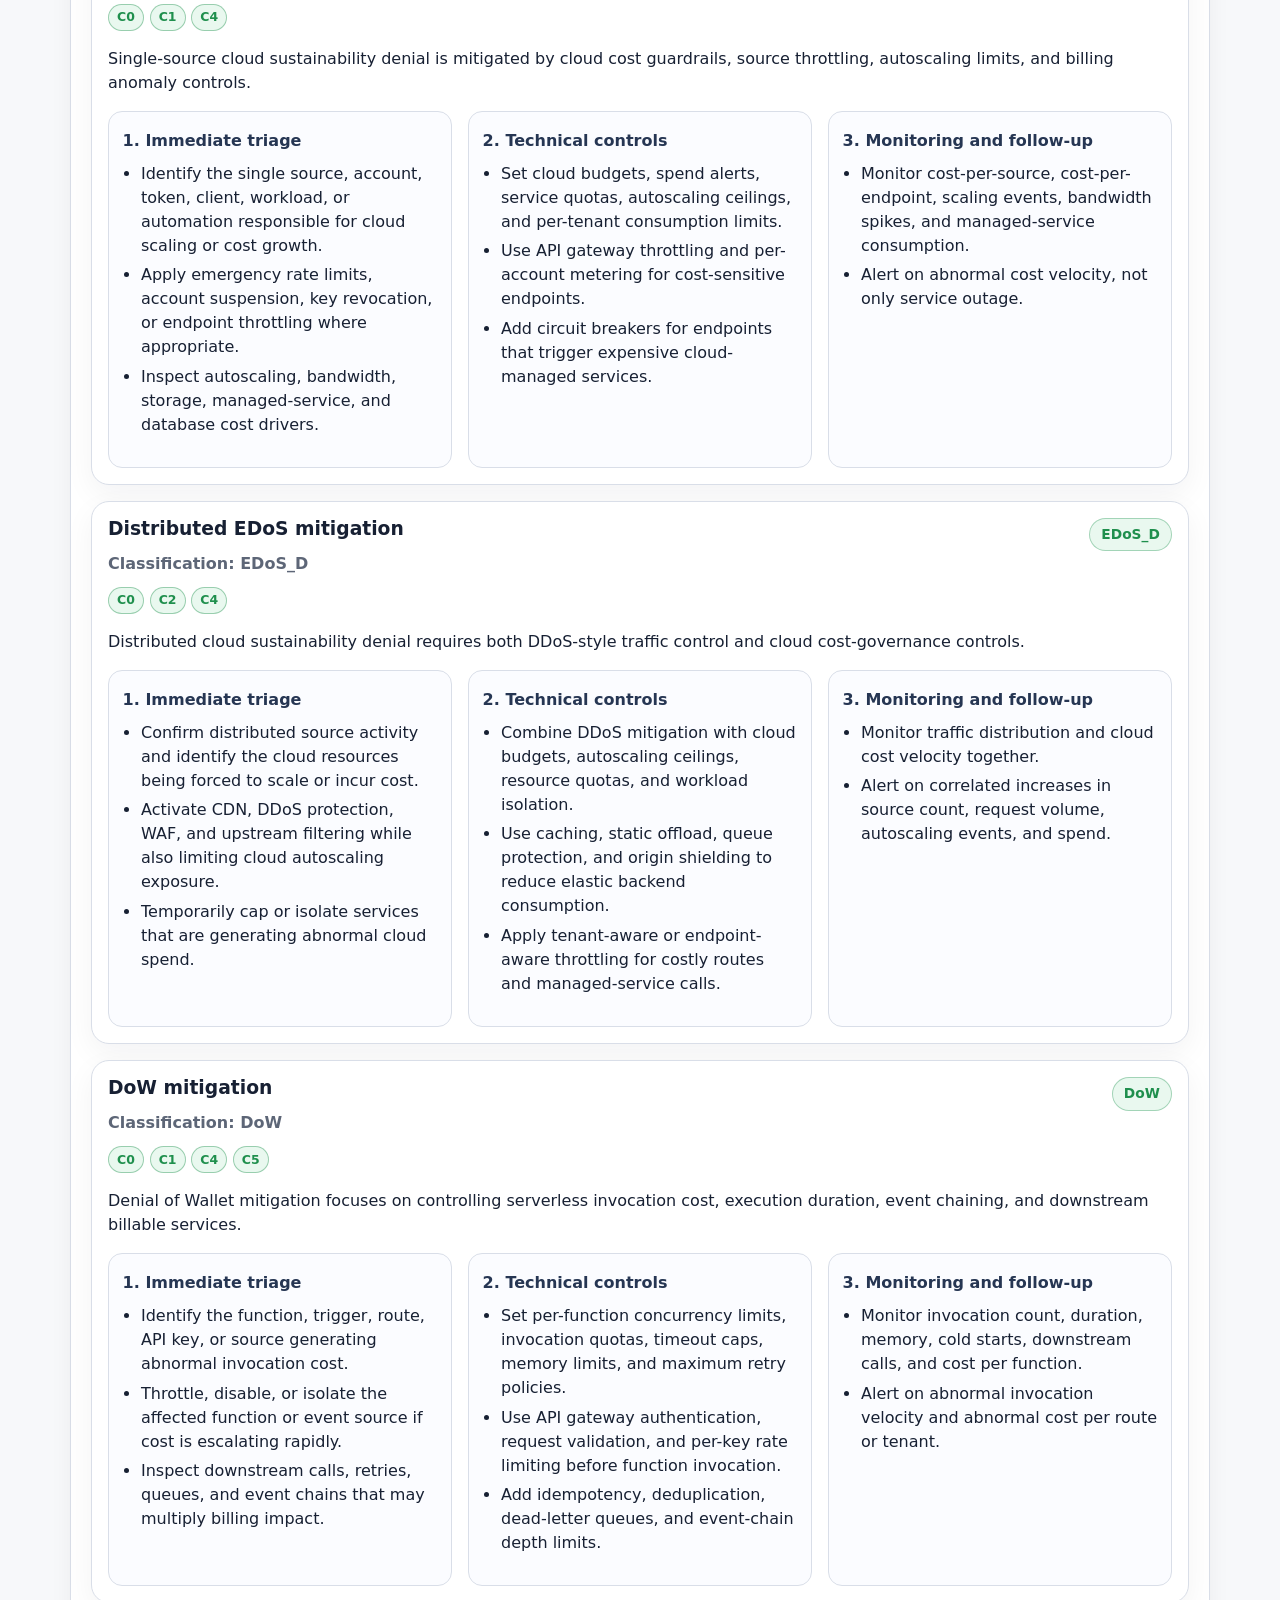
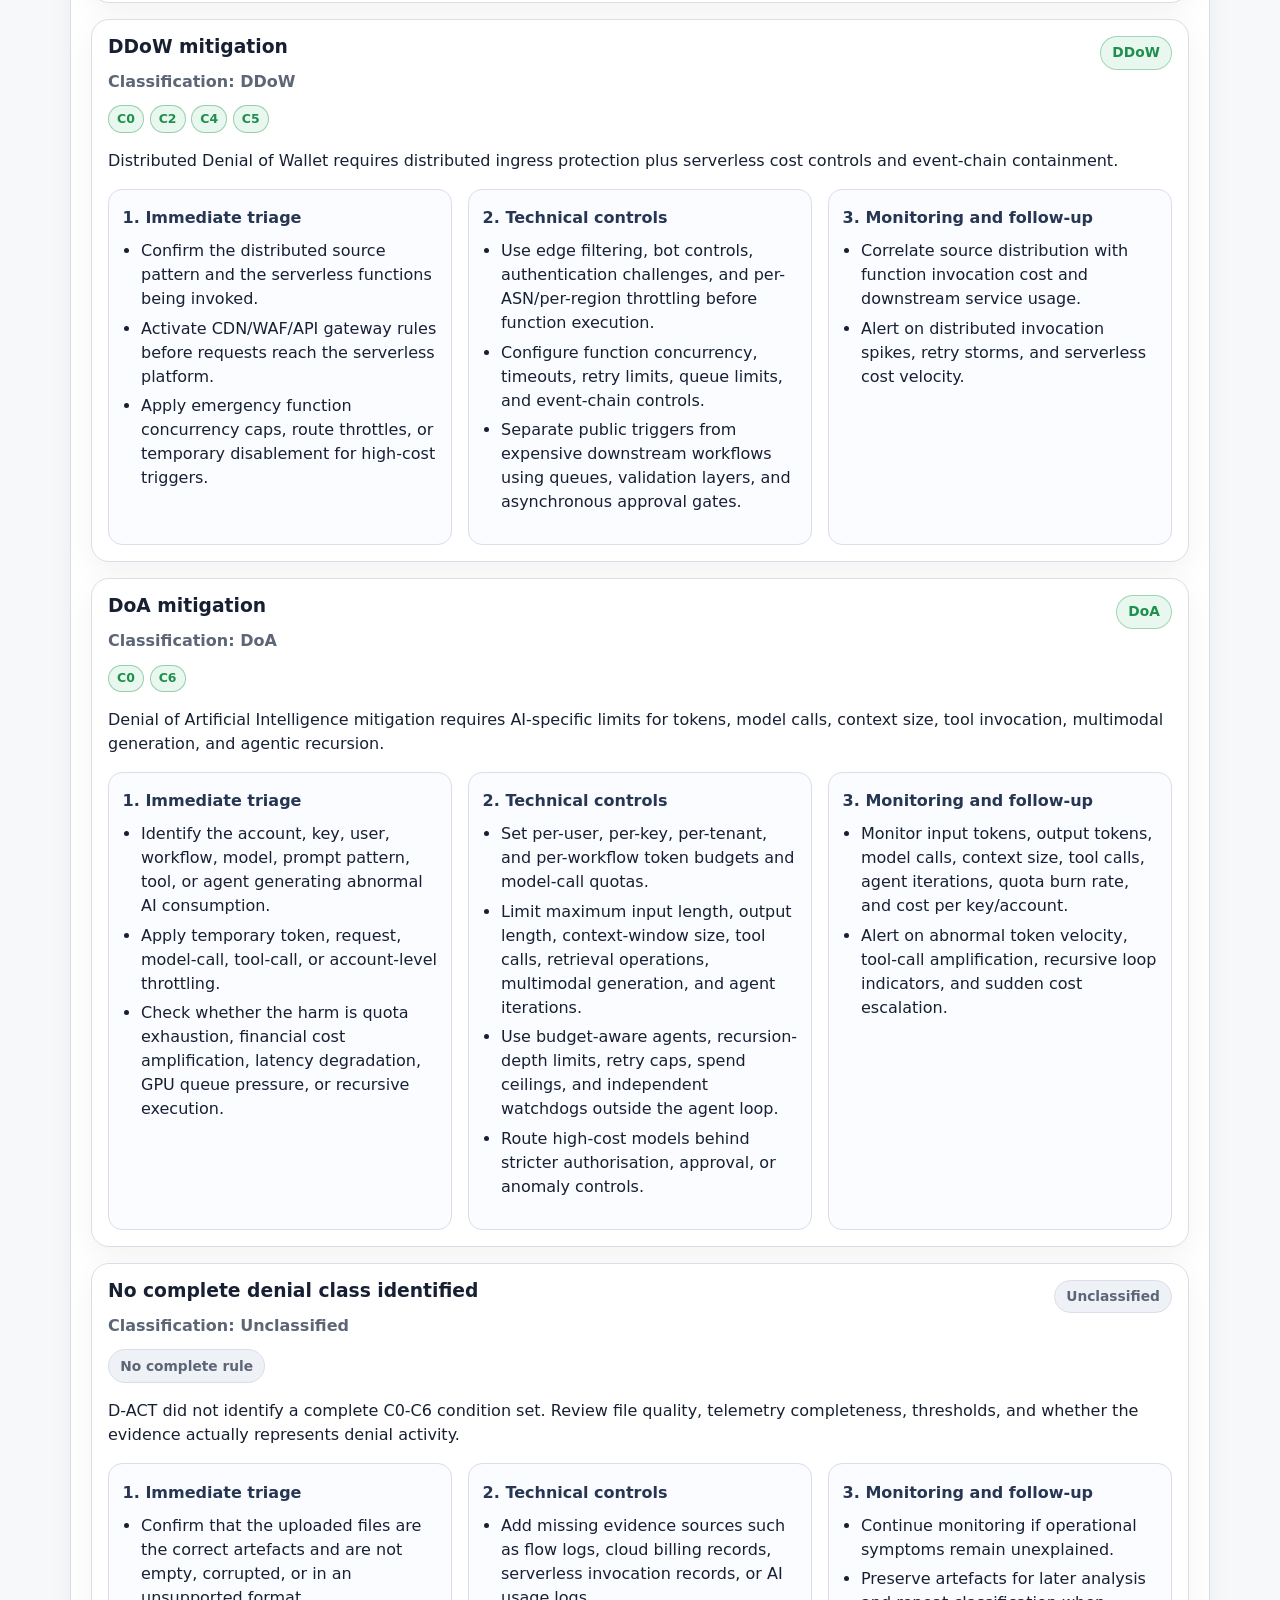
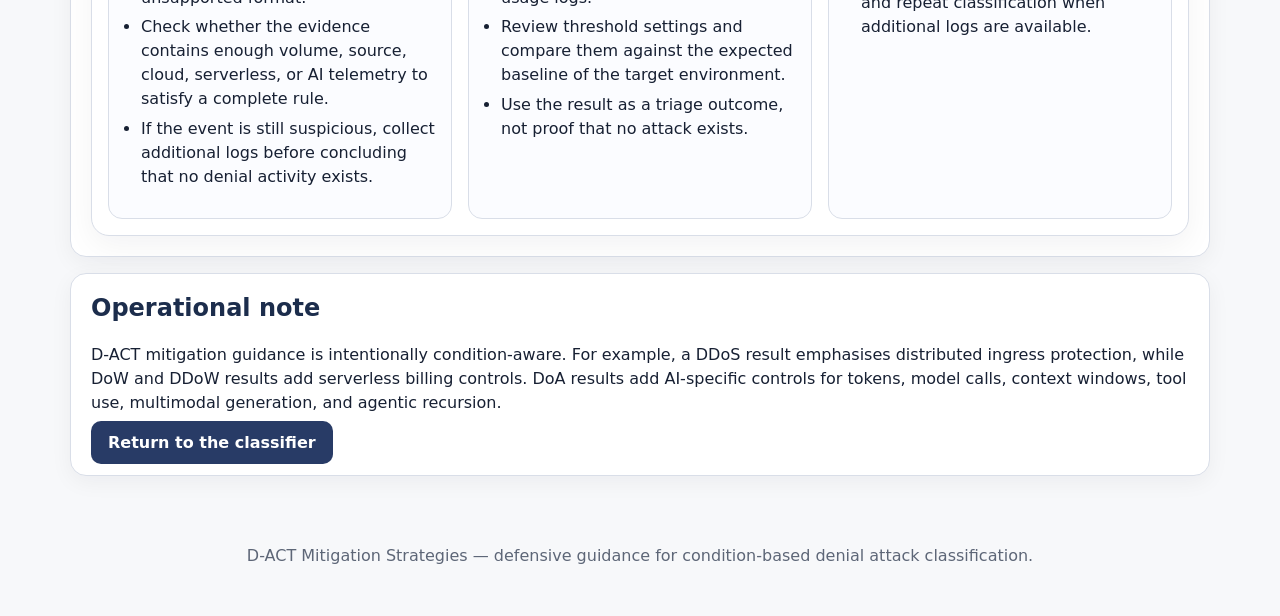
<file: mitigations.html>
<!doctype html>
<html lang="en-AU">
<head>
  <meta charset="utf-8">
  <meta name="viewport" content="width=device-width, initial-scale=1">
  <title>D-ACT Mitigation Strategies | Denial Attack Classification Tool</title>
  <meta name="description" content="Mitigation strategies for D-ACT denial attack classifications including DoS, DDoS, LDoS, LDDoS, EDoS, DoW, DDoW and DoA.">
  <link rel="stylesheet" href="assets/styles.css">
  <script src="assets/mitigations.js" defer></script>
  <script src="assets/mitigation-page.js" defer></script>
</head>
<body>
  <header class="hero hero-compact">
    <div class="hero-inner">
      <nav class="site-nav" aria-label="D-ACT site navigation">
        <a href="index.html">Classifier</a>
        <a href="examples.html">Example Use Cases</a>
        <a href="simulator.html">Denial Attack Simulator</a>
        <a href="game.html">Test Your Knowledge</a>
        <a href="builder.html">Build Your Own Attack</a>
        <a href="impact.html">Impact Scenario Lab</a>
        <a class="active" href="mitigations.html">Mitigation Strategies</a>
        <a href="readiness.html">Readiness Assessment</a>
        <a href="playbook.html">Incident Response Playbook</a>
        <a href="evidence.html">Evidence & Logs Guide</a>
        <a href="README.md">Repository README</a>
      </nav>
      <h1>Denial Attack Mitigation Strategies</h1>
      <p class="subtitle">A practical guide to mitigation pathways for each D-ACT denial attack classification. Use this page after D-ACT identifies a class, or as a reference for designing controls against the C0-C6 denial taxonomy.</p>
      <div class="badges">
        <span class="badge">DoS / DDoS</span>
        <span class="badge">Low-rate denial</span>
        <span class="badge">EDoS / DoW</span>
        <span class="badge">DoA and AI-resource exhaustion</span>
      </div>
    </div>
  </header>

  <main>
    <section class="panel example-intro">
      <div>
        <h2>How to use this page</h2>
        <p>Each mitigation card corresponds to one D-ACT classification. The guidance is organised into immediate triage, technical controls, and monitoring or follow-up. These strategies are defensive and should be adapted to the affected environment, baseline traffic, cloud provider, serverless platform, and AI provider.</p>
      </div>
      <div class="notice">
        D-ACT classifies existing or suspected denial-attack evidence. Mitigation recommendations are generated from the identified class and should be treated as triage guidance, not as a substitute for incident-response judgement.
      </div>
    </section>

    <section class="panel">
      <h2>Mitigation catalogue</h2>
      <p class="helper">The catalogue covers the nine primary taxonomy classes used by the D-ACT evaluation corpus, plus the negative-control <code>Unclassified</code> outcome.</p>
      <div id="mitigationGrid" class="mitigation-grid"></div>
    </section>

    <section class="panel">
      <h2>Operational note</h2>
      <p>D-ACT mitigation guidance is intentionally condition-aware. For example, a DDoS result emphasises distributed ingress protection, while DoW and DDoW results add serverless billing controls. DoA results add AI-specific controls for tokens, model calls, context windows, tool use, multimodal generation, and agentic recursion.</p>
      <a class="button" href="index.html">Return to the classifier</a>
    </section>
  </main>

  <footer>
    D-ACT Mitigation Strategies — defensive guidance for condition-based denial attack classification.
  </footer>
</body>
</html>
</file>
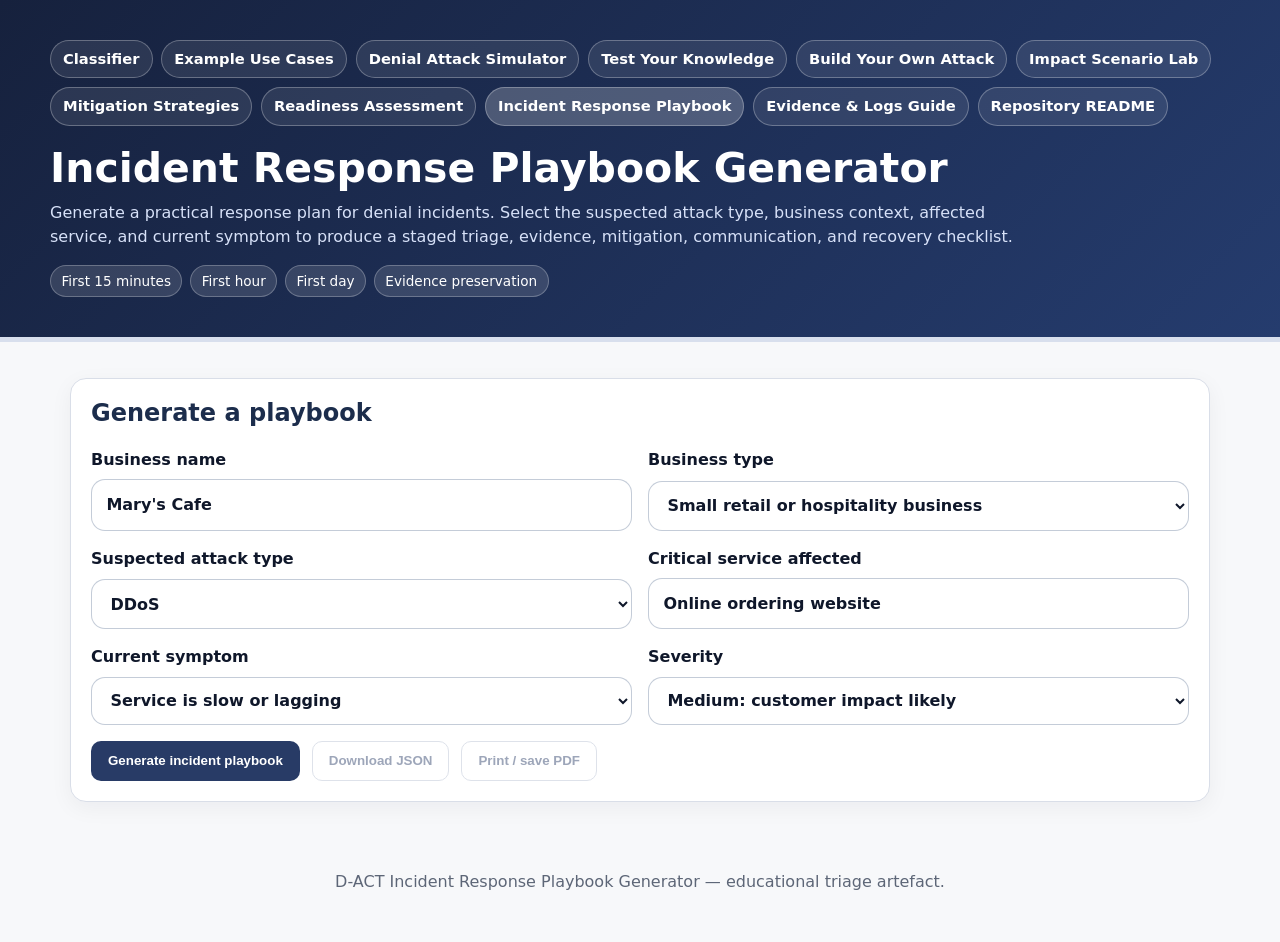
<file: playbook.html>
<!doctype html>
<html lang="en-AU">
<head>
  <meta charset="utf-8">
  <meta name="viewport" content="width=device-width, initial-scale=1">
  <title>Incident Response Playbook Generator | D-ACT</title>
  <meta name="description" content="Generate denial attack response playbooks for small businesses.">
  <link rel="stylesheet" href="assets/styles.css">
  <script src="assets/mitigations.js" defer></script>
  <script src="assets/playbook.js" defer></script>
</head>
<body>
  <header class="hero advisory-hero">
    <div class="hero-inner">
      <nav class="site-nav" aria-label="D-ACT site navigation">
        <a href="index.html">Classifier</a>
        <a href="examples.html">Example Use Cases</a>
        <a href="simulator.html">Denial Attack Simulator</a>
        <a href="game.html">Test Your Knowledge</a>
        <a href="builder.html">Build Your Own Attack</a>
        <a href="impact.html">Impact Scenario Lab</a>
        <a href="mitigations.html">Mitigation Strategies</a>
        <a href="readiness.html">Readiness Assessment</a>
        <a class="active" href="playbook.html">Incident Response Playbook</a>
        <a href="evidence.html">Evidence & Logs Guide</a>
        <a href="README.md">Repository README</a>
      </nav>
      <h1>Incident Response Playbook Generator</h1>
      <p class="subtitle">Generate a practical response plan for denial incidents. Select the suspected attack type, business context, affected service, and current symptom to produce a staged triage, evidence, mitigation, communication, and recovery checklist.</p>
      <div class="badges">
        <span class="badge">First 15 minutes</span>
        <span class="badge">First hour</span>
        <span class="badge">First day</span>
        <span class="badge">Evidence preservation</span>
      </div>
    </div>
  </header>
  <main>
    <section class="panel playbook-builder">
      <h2>Generate a playbook</h2>
      <div class="grid two">
        <label class="field-label">Business name
          <input id="pbBusiness" type="text" value="Mary's Cafe" placeholder="Business name">
        </label>
        <label class="field-label">Business type
          <select id="pbBusinessType">
            <option>Small retail or hospitality business</option>
            <option>Professional services firm</option>
            <option>Online store / e-commerce</option>
            <option>Healthcare or appointment-based service</option>
            <option>Education / training provider</option>
            <option>Technology or SaaS provider</option>
          </select>
        </label>
        <label class="field-label">Suspected attack type
          <select id="pbAttack"></select>
        </label>
        <label class="field-label">Critical service affected
          <input id="pbService" type="text" value="Online ordering website" placeholder="e.g., website, booking system, API, QR menu, AI chatbot">
        </label>
        <label class="field-label">Current symptom
          <select id="pbSymptom">
            <option value="slow">Service is slow or lagging</option>
            <option value="offline">Service is offline or intermittently unavailable</option>
            <option value="bill">Unexpected cloud/serverless/AI bill or spend spike</option>
            <option value="quota">AI quota, token balance, or API limit exhausted</option>
            <option value="unknown">Unclear symptom / investigation stage</option>
          </select>
        </label>
        <label class="field-label">Severity
          <select id="pbSeverity">
            <option value="low">Low: degraded but usable</option>
            <option value="medium" selected>Medium: customer impact likely</option>
            <option value="high">High: service outage or active financial exposure</option>
            <option value="critical">Critical: business-critical outage or runaway cost</option>
          </select>
        </label>
      </div>
      <div class="actions">
        <button id="generatePlaybook" type="button">Generate incident playbook</button>
        <button id="downloadPlaybook" type="button" class="secondary" disabled>Download JSON</button>
        <button id="printPlaybook" type="button" class="secondary" disabled>Print / save PDF</button>
      </div>
    </section>

    <section id="playbookResult" class="panel playbook-result" hidden>
      <div class="result-header-row">
        <div>
          <h2 id="playbookTitle">Incident response playbook</h2>
          <p id="playbookIntro" class="helper"></p>
        </div>
        <div id="playbookBadge" class="score-card compact"></div>
      </div>
      <div class="timeline-grid">
        <div class="timeline-card"><h3>First 15 minutes</h3><ol id="pbFirst15"></ol></div>
        <div class="timeline-card"><h3>First hour</h3><ol id="pbFirstHour"></ol></div>
        <div class="timeline-card"><h3>First day</h3><ol id="pbFirstDay"></ol></div>
      </div>
      <div class="grid two">
        <div class="playbook-section"><h3>Evidence to preserve</h3><ul id="pbEvidence"></ul></div>
        <div class="playbook-section"><h3>Customer / stakeholder communication</h3><ul id="pbComms"></ul></div>
      </div>
      <div class="playbook-section"><h3>Recommended technical controls</h3><ul id="pbControls"></ul></div>
      <h3>Playbook JSON</h3>
      <pre id="playbookJson" class="json-small">{}</pre>
    </section>
  </main>
  <footer>D-ACT Incident Response Playbook Generator — educational triage artefact.</footer>
</body>
</html>
</file>
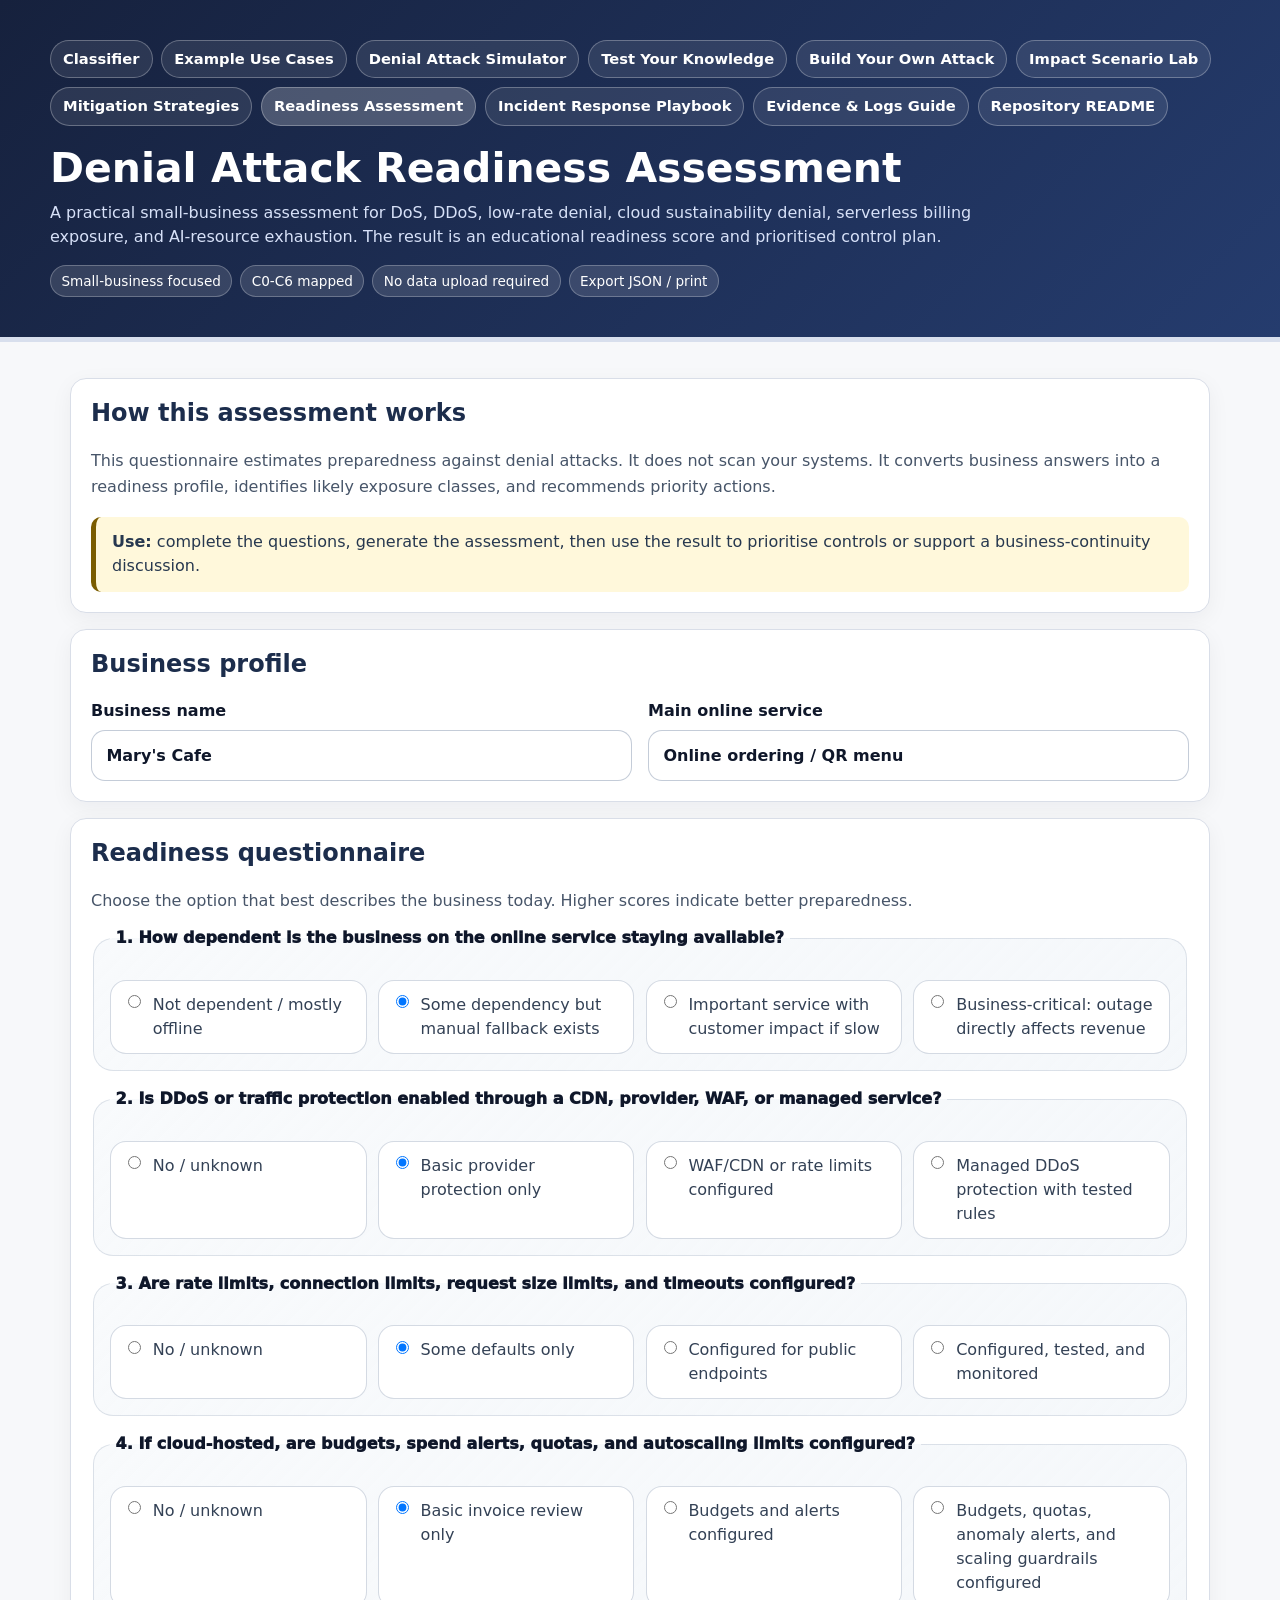
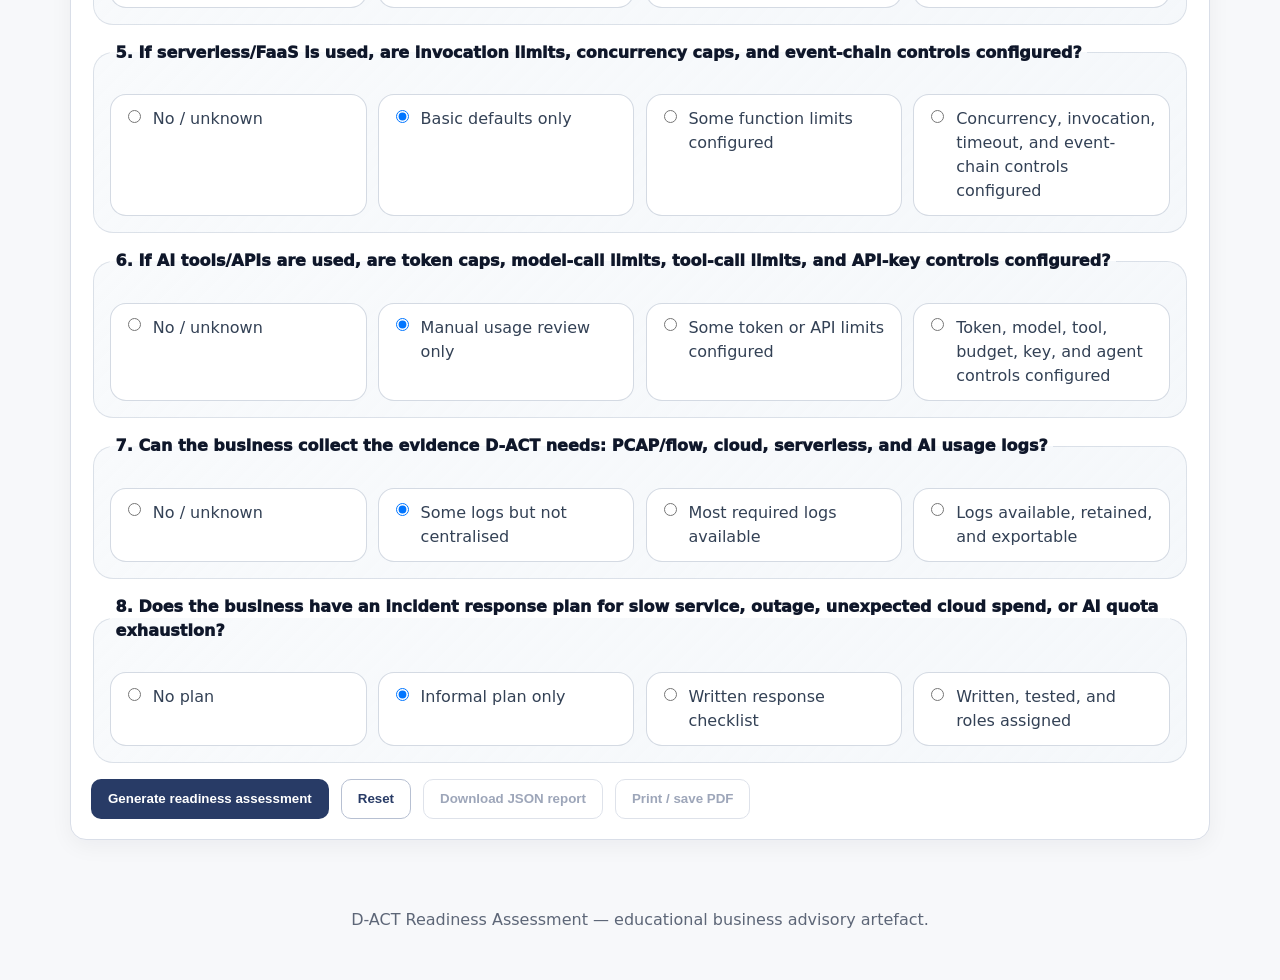
<file: readiness.html>
<!doctype html>
<html lang="en-AU">
<head>
  <meta charset="utf-8">
  <meta name="viewport" content="width=device-width, initial-scale=1">
  <title>Denial Attack Readiness Assessment | D-ACT</title>
  <meta name="description" content="Small-business denial attack readiness assessment for D-ACT.">
  <link rel="stylesheet" href="assets/styles.css">
  <script src="assets/readiness.js" defer></script>
</head>
<body>
  <header class="hero advisory-hero">
    <div class="hero-inner">
      <nav class="site-nav" aria-label="D-ACT site navigation">
        <a href="index.html">Classifier</a>
        <a href="examples.html">Example Use Cases</a>
        <a href="simulator.html">Denial Attack Simulator</a>
        <a href="game.html">Test Your Knowledge</a>
        <a href="builder.html">Build Your Own Attack</a>
        <a href="impact.html">Impact Scenario Lab</a>
        <a href="mitigations.html">Mitigation Strategies</a>
        <a class="active" href="readiness.html">Readiness Assessment</a>
        <a href="playbook.html">Incident Response Playbook</a>
        <a href="evidence.html">Evidence & Logs Guide</a>
        <a href="README.md">Repository README</a>
      </nav>
      <h1>Denial Attack Readiness Assessment</h1>
      <p class="subtitle">A practical small-business assessment for DoS, DDoS, low-rate denial, cloud sustainability denial, serverless billing exposure, and AI-resource exhaustion. The result is an educational readiness score and prioritised control plan.</p>
      <div class="badges">
        <span class="badge">Small-business focused</span>
        <span class="badge">C0-C6 mapped</span>
        <span class="badge">No data upload required</span>
        <span class="badge">Export JSON / print</span>
      </div>
    </div>
  </header>
  <main>
    <section class="panel advisory-intro">
      <h2>How this assessment works</h2>
      <p>This questionnaire estimates preparedness against denial attacks. It does not scan your systems. It converts business answers into a readiness profile, identifies likely exposure classes, and recommends priority actions.</p>
      <div class="notice strong-notice"><strong>Use:</strong> complete the questions, generate the assessment, then use the result to prioritise controls or support a business-continuity discussion.</div>
    </section>

    <section class="panel readiness-panel">
      <h2>Business profile</h2>
      <div class="grid two">
        <label class="field-label">Business name
          <input id="businessName" type="text" value="Mary's Cafe" placeholder="e.g., Mary's Cafe">
        </label>
        <label class="field-label">Main online service
          <input id="mainService" type="text" value="Online ordering / QR menu" placeholder="e.g., website, booking system, QR menu, AI chatbot">
        </label>
      </div>
    </section>

    <section class="panel readiness-panel">
      <h2>Readiness questionnaire</h2>
      <p class="helper">Choose the option that best describes the business today. Higher scores indicate better preparedness.</p>
      <form id="readinessForm" class="questionnaire"></form>
      <div class="actions">
        <button id="generateReadiness" type="button">Generate readiness assessment</button>
        <button id="resetReadiness" type="button" class="secondary">Reset</button>
        <button id="downloadReadiness" type="button" class="secondary" disabled>Download JSON report</button>
        <button id="printReadiness" type="button" class="secondary" disabled>Print / save PDF</button>
      </div>
    </section>

    <section id="readinessResult" class="panel readiness-result" hidden>
      <div class="result-header-row">
        <div>
          <h2>Readiness result</h2>
          <p id="readinessSummary" class="helper"></p>
        </div>
        <div id="readinessScoreCard" class="score-card"></div>
      </div>
      <div class="grid three" id="readinessMetricCards"></div>
      <h3>Most exposed denial classes</h3>
      <div id="exposureChips" class="attack-chip-row"></div>
      <h3>Priority actions</h3>
      <ol id="priorityActions" class="priority-list"></ol>
      <h3>Condition coverage</h3>
      <div id="conditionCoverage" class="condition-grid"></div>
      <h3>Assessment JSON</h3>
      <pre id="readinessJson" class="json-small">{}</pre>
    </section>
  </main>
  <footer>D-ACT Readiness Assessment — educational business advisory artefact.</footer>
</body>
</html>
</file>
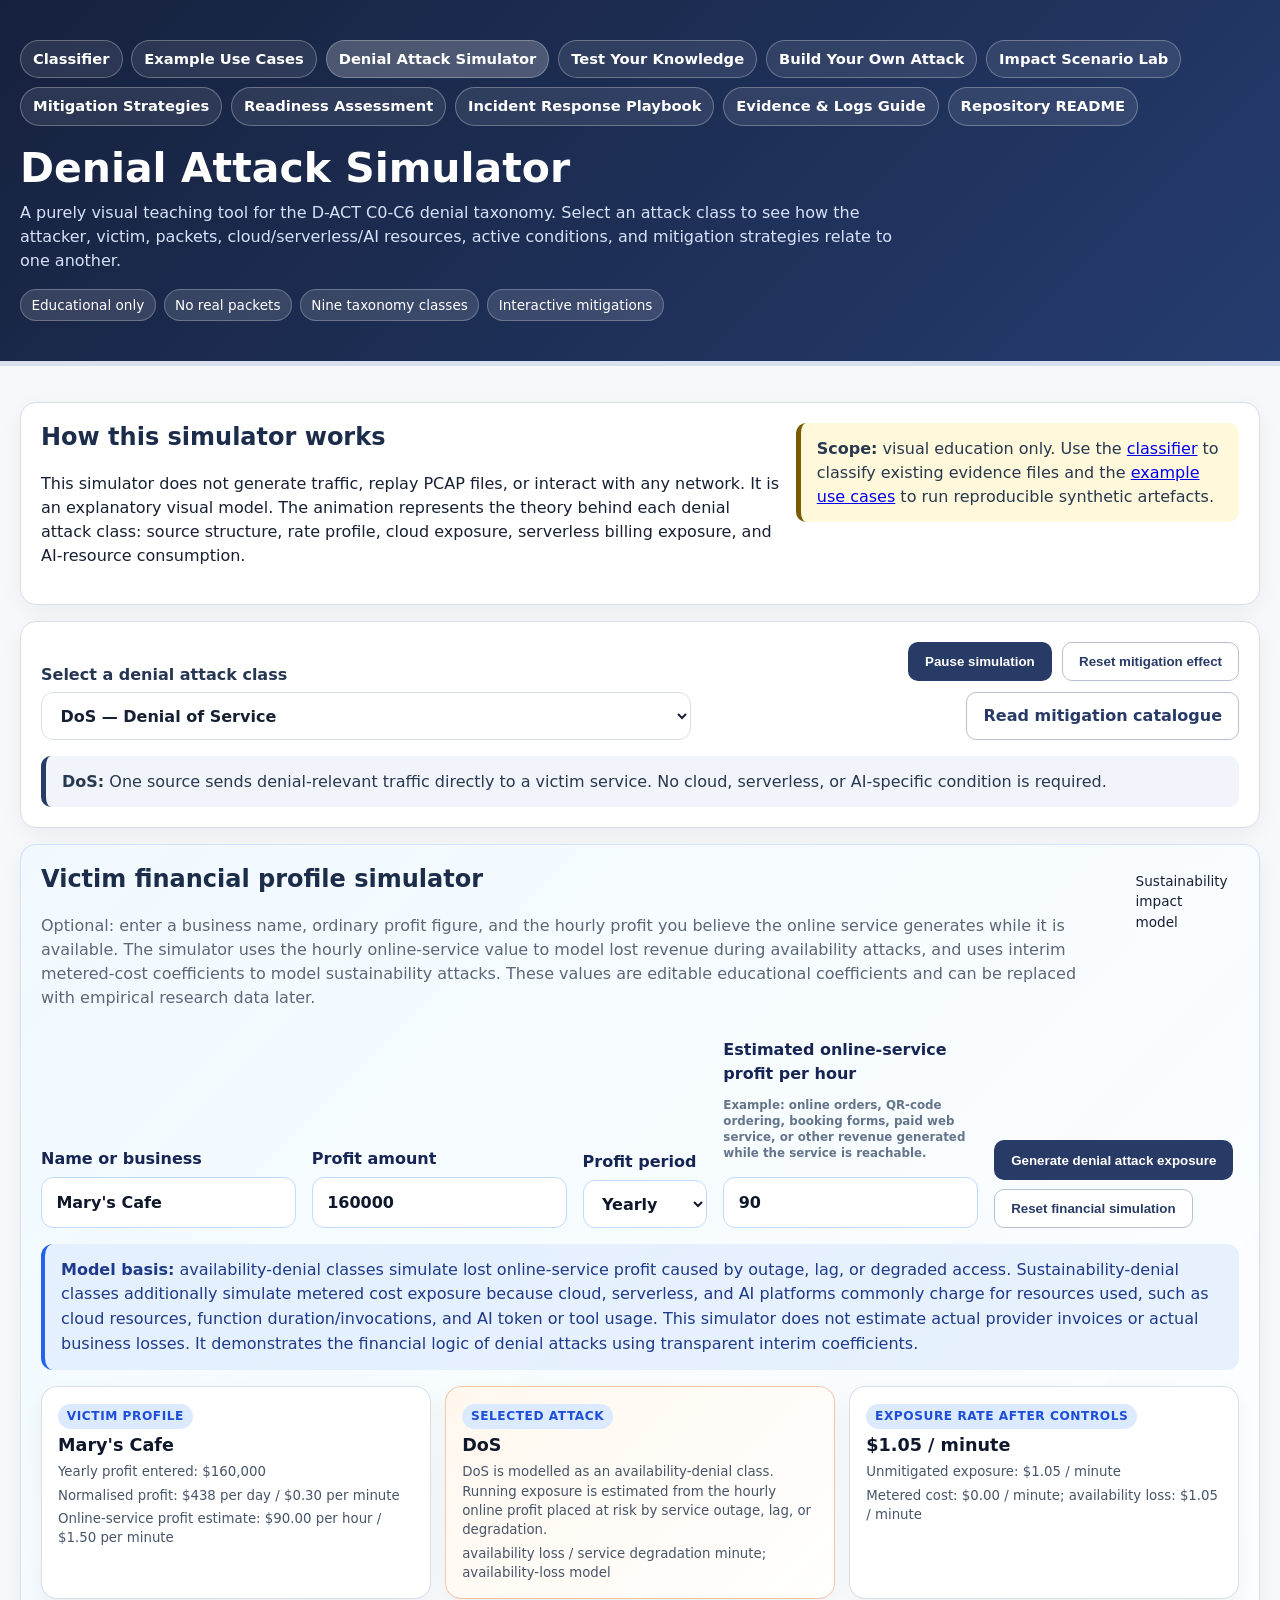
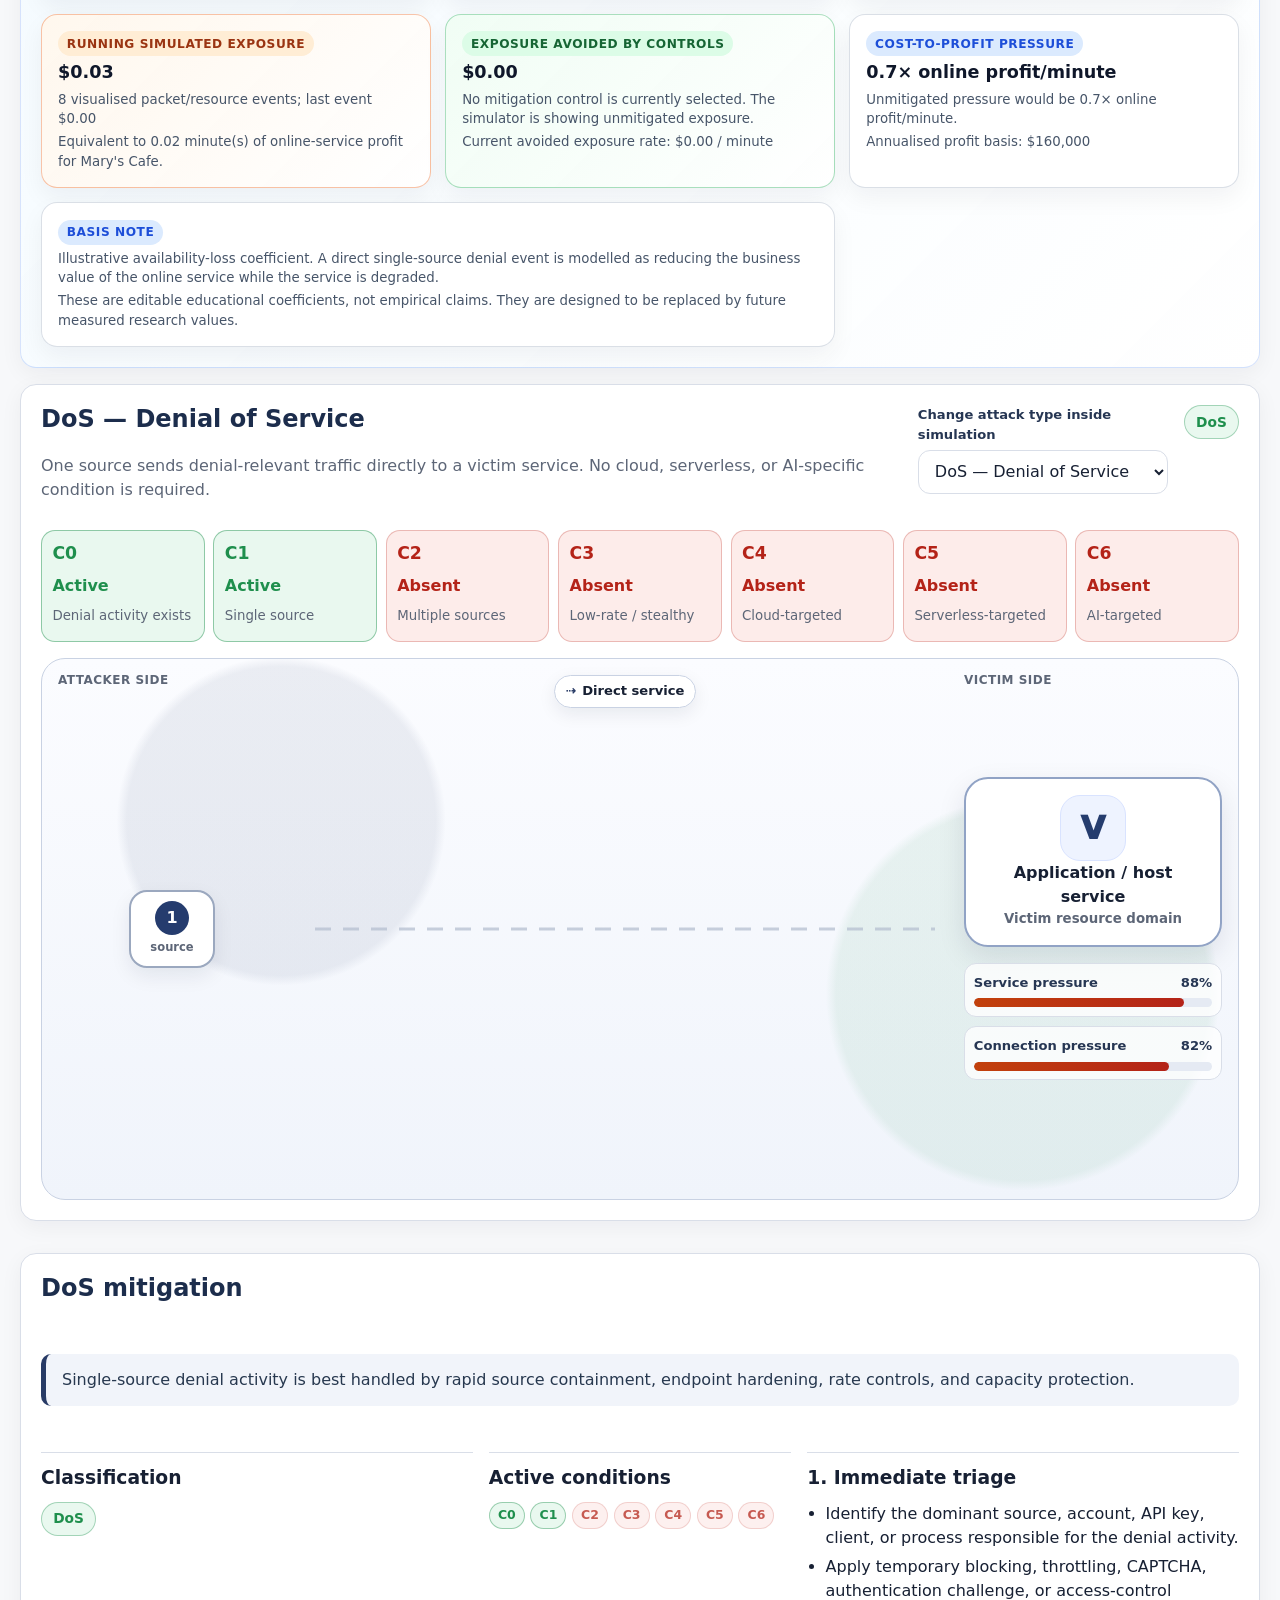
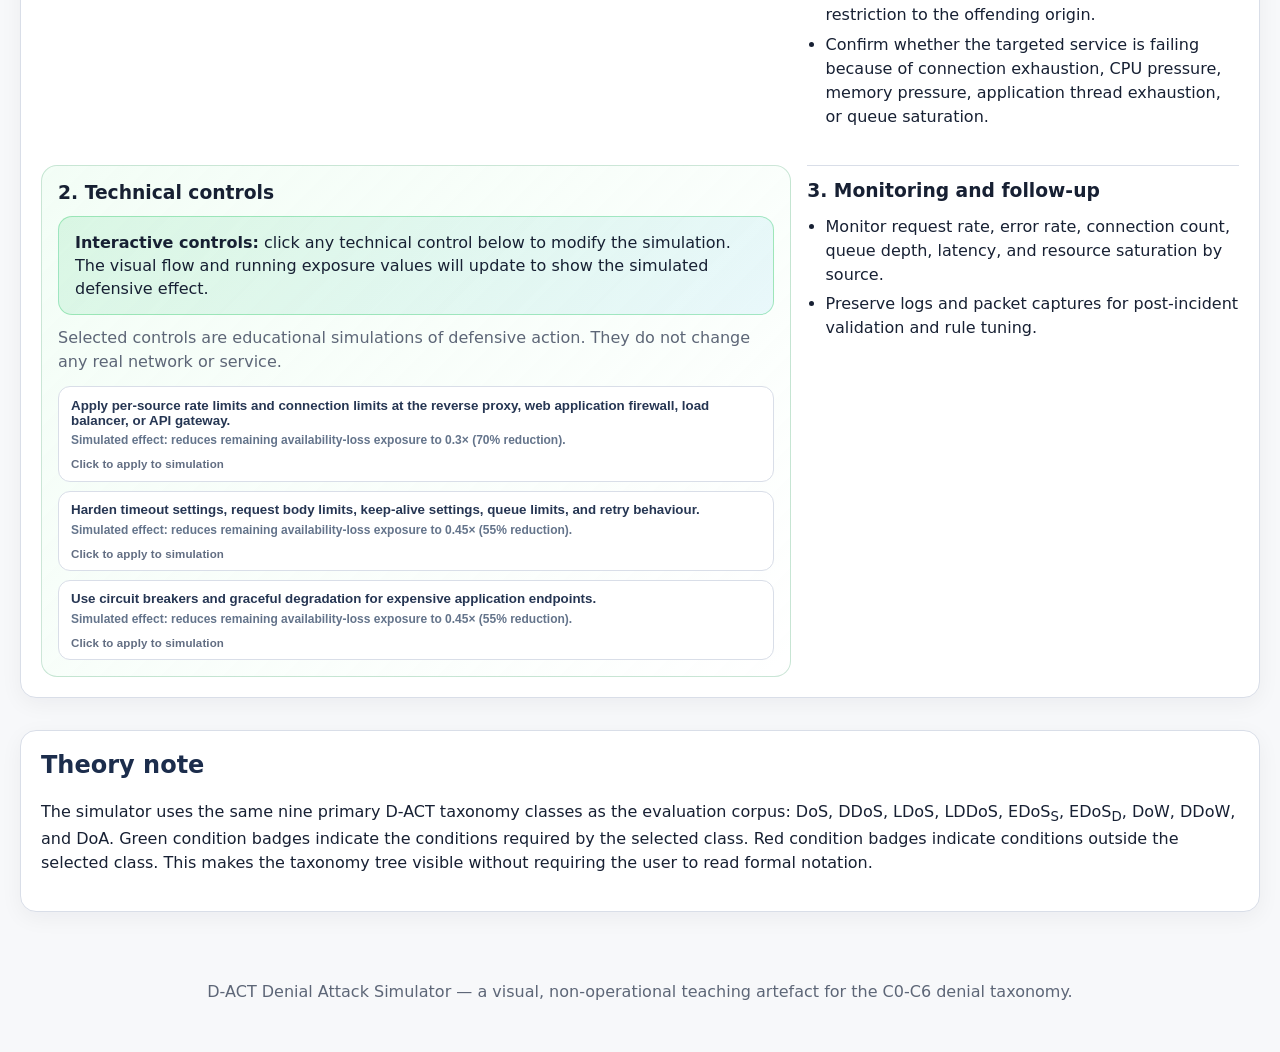
<file: simulator.html>
<!doctype html>
<html lang="en-AU">
<head>
  <meta charset="utf-8">
  <meta name="viewport" content="width=device-width, initial-scale=1">
  <title>D-ACT Denial Attack Simulator | Denial Attack Classification Tool</title>
  <meta name="description" content="Purely visual denial attack simulator for the D-ACT C0-C6 denial taxonomy.">
  <link rel="stylesheet" href="assets/styles.css">
  <script src="assets/mitigations.js" defer></script>
  <script src="assets/simulator.js" defer></script>
</head>
<body class="simulator-page">
  <header class="hero hero-compact simulator-hero">
    <div class="hero-inner">
      <nav class="site-nav" aria-label="D-ACT site navigation">
        <a href="index.html">Classifier</a>
        <a href="examples.html">Example Use Cases</a>
        <a class="active" href="simulator.html">Denial Attack Simulator</a>
        <a href="game.html">Test Your Knowledge</a>
        <a href="builder.html">Build Your Own Attack</a>
        <a href="impact.html">Impact Scenario Lab</a>
        <a href="mitigations.html">Mitigation Strategies</a>
        <a href="readiness.html">Readiness Assessment</a>
        <a href="playbook.html">Incident Response Playbook</a>
        <a href="evidence.html">Evidence & Logs Guide</a>
        <a href="README.md">Repository README</a>
      </nav>
      <h1>Denial Attack Simulator</h1>
      <p class="subtitle">A purely visual teaching tool for the D-ACT C0-C6 denial taxonomy. Select an attack class to see how the attacker, victim, packets, cloud/serverless/AI resources, active conditions, and mitigation strategies relate to one another.</p>
      <div class="badges">
        <span class="badge">Educational only</span>
        <span class="badge">No real packets</span>
        <span class="badge">Nine taxonomy classes</span>
        <span class="badge">Interactive mitigations</span>
      </div>
    </div>
  </header>

  <main>
    <section class="panel simulator-intro">
      <div>
        <h2>How this simulator works</h2>
        <p>This simulator does not generate traffic, replay PCAP files, or interact with any network. It is an explanatory visual model. The animation represents the theory behind each denial attack class: source structure, rate profile, cloud exposure, serverless billing exposure, and AI-resource consumption.</p>
      </div>
      <div class="notice strong-notice">
        <strong>Scope:</strong> visual education only. Use the <a href="index.html">classifier</a> to classify existing evidence files and the <a href="examples.html">example use cases</a> to run reproducible synthetic artefacts.
      </div>
    </section>

    <section class="panel simulator-controls-panel">
      <div class="sim-control-grid">
        <label>
          Select a denial attack class
          <select id="attackSelect" aria-label="Select attack class"></select>
        </label>
        <div class="sim-actions">
          <button id="playPauseSimulator" type="button">Pause simulation</button>
          <button id="resetMitigation" type="button" class="secondary">Reset mitigation effect</button>
          <a class="button secondary" href="mitigations.html">Read mitigation catalogue</a>
        </div>
      </div>
      <div id="attackSummary" class="notice sim-summary"></div>
    </section>



    <section class="panel victim-profile-panel" aria-label="Victim financial profile simulator">
      <div class="victim-profile-header">
        <div>
          <h2>Victim financial profile simulator</h2>
          <p class="helper">Optional: enter a business name, ordinary profit figure, and the hourly profit you believe the online service generates while it is available. The simulator uses the hourly online-service value to model lost revenue during availability attacks, and uses interim metered-cost coefficients to model sustainability attacks. These values are editable educational coefficients and can be replaced with empirical research data later.</p>
        </div>
        <span class="badge">Sustainability impact model</span>
      </div>

      <div class="victim-profile-grid">
        <label>
          Name or business
          <input id="victimBusinessName" type="text" maxlength="80" placeholder="Mary's Cafe" value="Mary's Cafe">
        </label>
        <label>
          Profit amount
          <input id="victimProfitAmount" type="number" min="0" step="100" placeholder="160000" value="160000">
        </label>
        <label>
          Profit period
          <select id="victimProfitPeriod" aria-label="Profit period">
            <option value="Daily">Daily</option>
            <option value="Monthly">Monthly</option>
            <option value="Yearly" selected>Yearly</option>
          </select>
        </label>
        <label>
          Estimated online-service profit per hour
          <small class="field-helper field-helper-above">Example: online orders, QR-code ordering, booking forms, paid web service, or other revenue generated while the service is reachable.</small>
          <input id="victimOnlineHourlyProfit" type="number" min="0" step="1" placeholder="90" value="90">
        </label>
        <div class="victim-profile-actions">
          <button id="applyVictimProfile" type="button">Generate denial attack exposure</button>
          <button id="resetFinancialSimulation" type="button" class="secondary">Reset financial simulation</button>
        </div>
      </div>

      <div class="financial-model-note">
        <strong>Model basis:</strong> availability-denial classes simulate lost online-service profit caused by outage, lag, or degraded access. Sustainability-denial classes additionally simulate metered cost exposure because cloud, serverless, and AI platforms commonly charge for resources used, such as cloud resources, function duration/invocations, and AI token or tool usage. This simulator does not estimate actual provider invoices or actual business losses. It demonstrates the financial logic of denial attacks using transparent interim coefficients.
      </div>

      <div id="financialDashboard" class="financial-dashboard" aria-live="polite"></div>
    </section>

    <section class="simulator-layout">
      <div class="panel simulator-main-panel">
        <div class="simulator-header-line">
          <div>
            <h2 id="simAttackTitle">DoS</h2>
            <p id="simAttackSubtitle" class="helper">Single-source denial activity.</p>
          </div>
          <div class="simulator-inline-controls">
            <label for="attackSelectInline">Change attack type inside simulation</label>
            <select id="attackSelectInline" aria-label="Change simulated attack type"></select>
          </div>
          <div id="simClassPill" class="class-pill">DoS</div>
        </div>

        <div class="sim-condition-strip" id="simConditionStrip" aria-label="C0 to C6 condition status"></div>

        <div id="simScene" class="sim-scene" aria-label="Visual denial attack simulation">
          <div class="sim-zone sim-attacker-zone">
            <div class="sim-zone-label">Attacker side</div>
            <div id="attackerCluster" class="attacker-cluster"></div>
          </div>

          <div class="sim-lane-wrap">
            <div id="mitigationOverlay" class="mitigation-overlay" hidden></div>
            <div id="pipelineStages" class="pipeline-stages"></div>
            <div id="packetLane" class="packet-lane"></div>
          </div>

          <div class="sim-zone sim-victim-zone">
            <div class="sim-zone-label">Victim side</div>
            <div id="victimVisual" class="victim-visual"></div>
            <div id="resourceMeters" class="resource-meters"></div>
          </div>
        </div>

        <div id="activeMitigationBox" class="active-mitigation-box" hidden>
          <h3>Mitigation effect currently displayed</h3>
          <p id="activeMitigationText"></p>
        </div>
      </div>

      <aside class="panel simulator-side-panel" aria-label="Mitigation side panel">
        <h2 id="sideMitigationTitle">Mitigation</h2>
        <p id="sideMitigationSummary" class="notice"></p>

        <div class="sim-side-section">
          <h3>Classification</h3>
          <div id="sideClassification" class="class-pill">DoS</div>
        </div>

        <div class="sim-side-section">
          <h3>Active conditions</h3>
          <div id="sideConditions" class="condition-chips"></div>
        </div>

        <div class="sim-side-section">
          <h3>1. Immediate triage</h3>
          <ul id="sideImmediate"></ul>
        </div>

        <div class="sim-side-section technical-controls-section">
          <h3>2. Technical controls</h3>
          <div class="technical-control-callout">
            <strong>Interactive controls:</strong> click any technical control below to modify the simulation. The visual flow and running exposure values will update to show the simulated defensive effect.
          </div>
          <p class="helper">Selected controls are educational simulations of defensive action. They do not change any real network or service.</p>
          <div id="sideTechnicalControls" class="technical-control-list"></div>
        </div>

        <div class="sim-side-section">
          <h3>3. Monitoring and follow-up</h3>
          <ul id="sideMonitoring"></ul>
        </div>
      </aside>
    </section>

    <div id="victimExposureReport" class="panel victim-exposure-report" aria-live="polite" hidden></div>

    <section class="panel">
      <h2>Theory note</h2>
      <p>The simulator uses the same nine primary D-ACT taxonomy classes as the evaluation corpus: DoS, DDoS, LDoS, LDDoS, EDoS<sub>S</sub>, EDoS<sub>D</sub>, DoW, DDoW, and DoA. Green condition badges indicate the conditions required by the selected class. Red condition badges indicate conditions outside the selected class. This makes the taxonomy tree visible without requiring the user to read formal notation.</p>
    </section>
  </main>

  <footer>
    D-ACT Denial Attack Simulator — a visual, non-operational teaching artefact for the C0-C6 denial taxonomy.
  </footer>
</body>
</html>
</file>
<file: assets/styles.css>
:root {
  --bg: #f7f8fa;
  --panel: #ffffff;
  --text: #172033;
  --muted: #5d6677;
  --border: #d9dee8;
  --accent: #283b66;
  --present: #1f8f4d;
  --present-bg: #e9f8ef;
  --absent: #b42318;
  --absent-bg: #fdecea;
  --neutral-bg: #eef1f6;
  --secondary: #7a5c00;
  --secondary-bg: #fff8db;
  --code-bg: #101828;
  --code-text: #e6edf7;
}

* { box-sizing: border-box; }

body {
  margin: 0;
  font-family: Inter, ui-sans-serif, system-ui, -apple-system, BlinkMacSystemFont, "Segoe UI", sans-serif;
  background: var(--bg);
  color: var(--text);
  line-height: 1.5;
}

header.hero {
  background: linear-gradient(135deg, #16213d 0%, #253c6e 100%);
  color: #fff;
  padding: 2.5rem 1.25rem;
  border-bottom: 5px solid #d8dfed;
}

.hero-inner, main {
  max-width: 1180px;
  margin: 0 auto;
}

h1, h2, h3 { line-height: 1.2; }

h1 { margin: 0 0 0.5rem; font-size: clamp(2rem, 3.2vw, 3.5rem); }
h2 { margin-top: 0; color: #1c2d4c; }
h3 { margin: 0 0 0.75rem; }

.subtitle { margin: 0.25rem 0 1rem; color: #d7e1f8; max-width: 900px; }
.badges { display: flex; flex-wrap: wrap; gap: 0.5rem; }
.badge {
  display: inline-flex;
  align-items: center;
  padding: 0.3rem 0.65rem;
  border-radius: 999px;
  background: rgba(255,255,255,0.13);
  border: 1px solid rgba(255,255,255,0.25);
  font-size: 0.85rem;
}

main { padding: 1.25rem; }
body.simulator-page main {
  max-width: 1440px;
}

body.simulator-page .hero-inner {
  max-width: 1440px;
}


.panel {
  background: var(--panel);
  border: 1px solid var(--border);
  border-radius: 16px;
  padding: 1.25rem;
  margin: 1rem 0;
  box-shadow: 0 6px 22px rgba(12, 24, 45, 0.05);
}

.grid { display: grid; gap: 1rem; }
.grid.two { grid-template-columns: repeat(2, minmax(0, 1fr)); }
.grid.three { grid-template-columns: repeat(3, minmax(0, 1fr)); }
@media (max-width: 900px) { .grid.two, .grid.three { grid-template-columns: 1fr; } }

.upload-card {
  border: 1px dashed #b7c0d2;
  border-radius: 14px;
  padding: 1rem;
  background: #fbfcff;
}
.upload-card label { display: block; font-weight: 700; margin-bottom: 0.5rem; }
.upload-card input { width: 100%; }
.file-summary { margin-top: 0.5rem; color: var(--muted); font-size: 0.9rem; }
.helper { color: var(--muted); margin: 0.25rem 0 0.75rem; }

.actions { display: flex; flex-wrap: wrap; gap: 0.75rem; margin-top: 1rem; }
button, .button {
  appearance: none;
  border: 1px solid transparent;
  background: var(--accent);
  color: #fff;
  border-radius: 10px;
  padding: 0.7rem 1rem;
  font-weight: 700;
  cursor: pointer;
  text-decoration: none;
}
button.secondary { background: #fff; color: var(--accent); border-color: #b7c0d2; }
button:disabled { opacity: 0.45; cursor: not-allowed; }
button:hover:not(:disabled), .button:hover { filter: brightness(1.05); }

.status {
  margin-top: 1rem;
  border-radius: 10px;
  padding: 0.75rem 1rem;
  background: var(--neutral-bg);
  color: var(--muted);
}
.status.success { background: var(--present-bg); color: var(--present); }
.status.error { background: var(--absent-bg); color: var(--absent); }

.taxonomy-wrap { overflow-x: auto; padding-bottom: 0.5rem; }
.taxonomy-tree {
  min-width: 1040px;
  display: grid;
  grid-template-columns: 1fr 1fr 1fr;
  gap: 1rem;
  align-items: start;
}
.root-row { grid-column: 1 / -1; display: flex; justify-content: center; margin-bottom: 0.5rem; }
.branch { display: grid; gap: 0.75rem; justify-items: center; }
.branch-title { font-weight: 800; color: var(--muted); text-transform: uppercase; letter-spacing: 0.04em; font-size: 0.75rem; }
.node {
  border: 2px solid var(--border);
  background: var(--neutral-bg);
  border-radius: 12px;
  padding: 0.65rem 0.8rem;
  min-width: 140px;
  text-align: center;
  font-weight: 700;
  position: relative;
}
.node small { display: block; margin-top: 0.2rem; font-weight: 500; color: var(--muted); }
.node.condition.present { border-color: var(--present); background: var(--present-bg); color: var(--present); }
.node.condition.absent { border-color: var(--absent); background: var(--absent-bg); color: var(--absent); }
.node.condition.neutral { border-color: var(--border); background: var(--neutral-bg); color: var(--text); }
.node.attack.class-primary { border-color: var(--present); background: var(--present-bg); color: var(--present); box-shadow: 0 0 0 3px rgba(31,143,77,0.12); }
.node.attack.class-secondary { border-color: var(--secondary); background: var(--secondary-bg); color: var(--secondary); }
.node.attack.class-inactive { opacity: 0.55; }
.connector { width: 2px; height: 16px; background: var(--border); }
.horizontal { display: flex; gap: 0.6rem; align-items: center; justify-content: center; flex-wrap: wrap; }

.result-card {
  border: 1px solid var(--border);
  border-radius: 14px;
  padding: 1rem;
  background: #fbfcff;
}
.result-card .value { font-size: 1.1rem; font-weight: 800; color: #1c2d4c; }
.result-card .small-value { color: var(--muted); word-break: break-word; }

.conditions-list { list-style: none; padding: 0; margin: 0; display: grid; gap: 0.5rem; }
.conditions-list li { border-radius: 12px; padding: 0.75rem; border: 1px solid var(--border); }
.conditions-list li span { color: var(--muted); }
.condition-present { background: var(--present-bg); border-color: var(--present) !important; }
.condition-absent { background: var(--absent-bg); border-color: var(--absent) !important; }

.table-wrap { overflow-x: auto; }
table { width: 100%; border-collapse: collapse; }
th, td { border-bottom: 1px solid var(--border); padding: 0.55rem; text-align: left; vertical-align: top; }
th { background: #f2f5fa; color: #263653; }

pre {
  background: var(--code-bg);
  color: var(--code-text);
  border-radius: 14px;
  padding: 1rem;
  overflow-x: auto;
  white-space: pre-wrap;
}

footer {
  color: var(--muted);
  text-align: center;
  padding: 2rem 1rem 3rem;
}

.notice {
  border-left: 5px solid var(--accent);
  background: #f1f4fa;
  padding: 0.85rem 1rem;
  border-radius: 10px;
  color: #27384f;
}

/* Example use cases page */
.hero-compact { padding-bottom: 2rem; }
.site-nav {
  display: flex;
  flex-wrap: wrap;
  gap: 0.55rem;
  margin-bottom: 1.15rem;
}
.site-nav a {
  color: #fff;
  text-decoration: none;
  border: 1px solid rgba(255,255,255,0.28);
  background: rgba(255,255,255,0.09);
  padding: 0.45rem 0.75rem;
  border-radius: 999px;
  font-weight: 700;
  font-size: 0.92rem;
}
.site-nav a.active,
.site-nav a:hover {
  background: rgba(255,255,255,0.22);
}
.example-intro {
  display: grid;
  grid-template-columns: minmax(0, 1.4fr) minmax(260px, 0.6fr);
  gap: 1rem;
  align-items: start;
}
@media (max-width: 900px) { .example-intro { grid-template-columns: 1fr; } }
.controls-panel { position: relative; }
.example-toolbar {
  display: grid;
  grid-template-columns: minmax(220px, 0.35fr) minmax(280px, 0.65fr);
  gap: 1rem;
  margin: 0.75rem 0 1rem;
}
.example-toolbar label {
  display: grid;
  gap: 0.35rem;
  font-weight: 800;
  color: #263653;
}
.example-toolbar select,
.example-toolbar input {
  width: 100%;
  border: 1px solid var(--border);
  border-radius: 10px;
  padding: 0.7rem 0.8rem;
  font: inherit;
  background: #fff;
  color: var(--text);
}
@media (max-width: 760px) { .example-toolbar { grid-template-columns: 1fr; } }
.example-grid {
  display: grid;
  grid-template-columns: repeat(2, minmax(0, 1fr));
  gap: 1rem;
}
@media (max-width: 980px) { .example-grid { grid-template-columns: 1fr; } }
.example-card {
  border: 1px solid var(--border);
  background: linear-gradient(180deg, #ffffff 0%, #fbfcff 100%);
  border-radius: 18px;
  padding: 1rem;
  box-shadow: 0 10px 30px rgba(12, 24, 45, 0.06);
}
.example-card-top {
  display: flex;
  justify-content: space-between;
  gap: 1rem;
  align-items: flex-start;
}
.example-card h3 { margin: 0; color: #16213d; }
.example-title { color: var(--muted); margin: 0.25rem 0 0; font-weight: 700; }
.class-pill {
  display: inline-flex;
  align-items: center;
  justify-content: center;
  white-space: nowrap;
  border-radius: 999px;
  background: var(--present-bg);
  color: var(--present);
  border: 1px solid rgba(31,143,77,0.35);
  padding: 0.35rem 0.7rem;
  font-weight: 900;
  font-size: 0.86rem;
}
.class-pill.pill-neutral {
  background: var(--neutral-bg);
  color: var(--muted);
  border-color: var(--border);
}
.condition-chips {
  display: flex;
  flex-wrap: wrap;
  gap: 0.35rem;
  margin: 0.7rem 0;
}
.condition-chip {
  display: inline-flex;
  align-items: center;
  justify-content: center;
  min-width: 36px;
  border-radius: 999px;
  padding: 0.2rem 0.45rem;
  font-size: 0.78rem;
  font-weight: 900;
  border: 1px solid var(--border);
}
.condition-chip.chip-on {
  background: var(--present-bg);
  color: var(--present);
  border-color: rgba(31,143,77,0.4);
}
.condition-chip.chip-off {
  background: var(--absent-bg);
  color: var(--absent);
  border-color: rgba(180,35,24,0.22);
  opacity: 0.75;
}
.example-actions {
  display: flex;
  flex-wrap: wrap;
  gap: 0.6rem;
  margin: 0.85rem 0;
}
.button.secondary,
a.button.secondary {
  background: #fff;
  color: var(--accent);
  border-color: #b7c0d2;
}
.file-details {
  margin-top: 0.8rem;
  border-top: 1px solid var(--border);
  padding-top: 0.75rem;
}
.file-details summary {
  cursor: pointer;
  font-weight: 900;
  color: #263653;
}
.example-file-list {
  list-style: none;
  padding: 0;
  margin: 0.65rem 0 0;
  display: grid;
  gap: 0.45rem;
}
.example-file-list li {
  display: flex;
  justify-content: space-between;
  gap: 0.8rem;
  align-items: center;
  border: 1px solid var(--border);
  border-radius: 12px;
  padding: 0.55rem;
  background: #fff;
}
.example-file-list small { color: var(--muted); }
.file-kind {
  display: inline-flex;
  min-width: 76px;
  justify-content: center;
  border-radius: 999px;
  padding: 0.18rem 0.45rem;
  margin-right: 0.45rem;
  background: #eef3ff;
  color: #253c6e;
  font-size: 0.72rem;
  font-weight: 900;
  border: 1px solid #d9e3ff;
}
.file-actions {
  display: flex;
  gap: 0.4rem;
  flex-wrap: wrap;
  justify-content: flex-end;
}
button.mini,
.button.mini,
a.mini {
  border-radius: 8px;
  padding: 0.38rem 0.55rem;
  font-size: 0.78rem;
  font-weight: 800;
}
.example-condition-strip {
  display: grid;
  grid-template-columns: repeat(7, minmax(0, 1fr));
  gap: 0.65rem;
  margin-top: 1rem;
}
@media (max-width: 980px) { .example-condition-strip { grid-template-columns: repeat(2, minmax(0, 1fr)); } }
.condition-status-card {
  border: 1px solid var(--border);
  border-radius: 14px;
  padding: 0.7rem;
  min-height: 116px;
  display: grid;
  gap: 0.25rem;
}
.condition-status-card strong { font-size: 1.1rem; }
.condition-status-card span { font-weight: 900; }
.condition-status-card small { color: var(--muted); }
.condition-status-card.status-present {
  background: var(--present-bg);
  border-color: rgba(31,143,77,0.45);
  color: var(--present);
}
.condition-status-card.status-absent {
  background: var(--absent-bg);
  border-color: rgba(180,35,24,0.28);
  color: var(--absent);
}
.preview-header {
  display: flex;
  justify-content: space-between;
  align-items: flex-start;
  gap: 1rem;
}
#previewContent {
  max-height: 560px;
  overflow: auto;
}
@media (max-width: 720px) {
  .example-file-list li,
  .preview-header,
  .example-card-top { flex-direction: column; align-items: stretch; }
  .file-actions { justify-content: flex-start; }
}

/* Mitigation strategy UI */
.strong-notice {
  border-left-color: #7a5c00;
  background: #fff8db;
}
.mitigation-result {
  margin: 1.2rem 0;
  border: 1px solid var(--border);
  border-radius: 16px;
  padding: 1rem;
  background: linear-gradient(180deg, #fbfcff 0%, #ffffff 100%);
}
.mitigation-result h4,
.mitigation-card h4 {
  margin: 0.2rem 0 0.55rem;
  color: #263653;
}
.mitigation-result ul,
.mitigation-card ul {
  margin-top: 0.35rem;
  padding-left: 1.15rem;
}
.mitigation-result li,
.mitigation-card li {
  margin: 0.35rem 0;
}
.mitigation-columns {
  margin: 1rem 0;
}
.mitigation-grid {
  display: grid;
  grid-template-columns: 1fr;
  gap: 1rem;
}
.mitigation-card {
  border: 1px solid var(--border);
  background: #fff;
  border-radius: 18px;
  padding: 1rem;
  box-shadow: 0 10px 30px rgba(12, 24, 45, 0.05);
}
.mitigation-step-grid {
  display: grid;
  grid-template-columns: repeat(3, minmax(0, 1fr));
  gap: 1rem;
  margin-top: 1rem;
}
.mitigation-step-grid section {
  border: 1px solid var(--border);
  background: #fbfcff;
  border-radius: 14px;
  padding: 0.85rem;
}
@media (max-width: 980px) {
  .mitigation-step-grid { grid-template-columns: 1fr; }
}

/* Denial Attack Simulator */
.simulator-hero {
  background: radial-gradient(circle at 15% 15%, rgba(109, 137, 204, 0.45) 0%, transparent 30%),
              linear-gradient(135deg, #101828 0%, #253c6e 70%, #1a315e 100%);
}
.simulator-intro {
  display: grid;
  grid-template-columns: minmax(0, 1.25fr) minmax(280px, 0.75fr);
  gap: 1rem;
  align-items: start;
}
@media (max-width: 900px) { .simulator-intro { grid-template-columns: 1fr; } }
.simulator-controls-panel label {
  display: grid;
  gap: 0.35rem;
  font-weight: 900;
  color: #263653;
}
.sim-control-grid {
  display: grid;
  grid-template-columns: minmax(280px, 0.55fr) minmax(280px, 0.45fr);
  gap: 1rem;
  align-items: end;
}
.sim-control-grid select {
  border: 1px solid var(--border);
  border-radius: 12px;
  padding: 0.78rem 0.9rem;
  background: #fff;
  color: var(--text);
  font: inherit;
}
.sim-actions { display: flex; flex-wrap: wrap; gap: 0.65rem; justify-content: flex-end; }
.sim-summary { margin-top: 1rem; }
@media (max-width: 900px) {
  .sim-control-grid { grid-template-columns: 1fr; }
  .sim-actions { justify-content: flex-start; }
}
.simulator-layout {
  width: 100%;
  max-width: 100%;
  margin: 0 auto;
  padding: 0;
  display: grid;
  grid-template-columns: 1fr;
  gap: 1rem;
}
.simulator-main-panel, .simulator-side-panel { margin-top: 0; }
.simulator-main-panel {
  width: 100%;
}
.simulator-side-panel {
  width: 100%;
}
.simulator-header-line {
  display: grid;
  grid-template-columns: minmax(0, 1fr) minmax(190px, 250px) auto;
  justify-content: space-between;
  gap: 1rem;
  align-items: start;
  margin-bottom: 1rem;
}
.simulator-inline-controls {
  display: grid;
  gap: 0.35rem;
  align-self: start;
  width: min(250px, 100%);
  justify-self: end;
}
.simulator-inline-controls label {
  color: #263653;
  font-weight: 900;
  font-size: 0.82rem;
}
.simulator-inline-controls select {
  border: 1px solid var(--border);
  border-radius: 12px;
  padding: 0.66rem 0.75rem;
  background: #fff;
  color: var(--text);
  font: inherit;
  width: 100%;
  max-width: 250px;
}
@media (max-width: 900px) {
  .simulator-header-line { grid-template-columns: 1fr; }
  .simulator-inline-controls { width: 100%; justify-self: stretch; }
}
.sim-condition-strip {
  display: grid;
  grid-template-columns: repeat(7, minmax(0, 1fr));
  gap: 0.55rem;
  margin-bottom: 1rem;
}
@media (max-width: 980px) { .sim-condition-strip { grid-template-columns: repeat(2, minmax(0, 1fr)); } }
.sim-condition-card {
  border: 1px solid var(--border);
  border-radius: 14px;
  padding: 0.65rem;
  min-height: 112px;
  display: grid;
  gap: 0.2rem;
}
.sim-condition-card strong { font-size: 1.08rem; }
.sim-condition-card span { font-weight: 900; }
.sim-condition-card small { color: var(--muted); }
.sim-condition-card.active {
  background: var(--present-bg);
  border-color: rgba(31,143,77,0.45);
  color: var(--present);
}
.sim-condition-card.inactive {
  background: var(--absent-bg);
  border-color: rgba(180,35,24,0.26);
  color: var(--absent);
}
.sim-scene {
  position: relative;
  min-height: 540px;
  border: 1px solid #c9d2e3;
  border-radius: 24px;
  background:
    radial-gradient(circle at 20% 30%, rgba(40, 59, 102, 0.08) 0 15%, transparent 16%),
    radial-gradient(circle at 82% 62%, rgba(31, 143, 77, 0.08) 0 18%, transparent 19%),
    linear-gradient(180deg, #fbfcff 0%, #f0f4fb 100%);
  overflow: hidden;
  display: grid;
  grid-template-columns: 260px minmax(0, 1fr) 290px;
  gap: 0;
}
@media (max-width: 900px) {
  .sim-scene { grid-template-columns: 1fr; min-height: 760px; }
}
.sim-zone {
  position: relative;
  padding: 1rem;
  display: flex;
  flex-direction: column;
  justify-content: center;
  z-index: 3;
}
.sim-zone-label {
  position: absolute;
  top: 0.75rem;
  left: 1rem;
  color: var(--muted);
  font-weight: 900;
  font-size: 0.75rem;
  text-transform: uppercase;
  letter-spacing: 0.04em;
}
.attacker-cluster {
  display: grid;
  gap: 0.65rem;
  justify-items: center;
}
.attacker-cluster.distributed {
  grid-template-columns: repeat(2, minmax(0, 1fr));
  align-content: center;
}
.attacker-node {
  width: 86px;
  min-height: 78px;
  border: 2px solid #9ba8bf;
  background: #fff;
  border-radius: 18px;
  display: grid;
  place-items: center;
  padding: 0.45rem;
  box-shadow: 0 8px 20px rgba(12, 24, 45, 0.08);
}
.attacker-node span {
  display: grid;
  place-items: center;
  width: 34px;
  height: 34px;
  border-radius: 999px;
  background: #253c6e;
  color: #fff;
  font-weight: 900;
}
.attacker-node small {
  text-align: center;
  color: var(--muted);
  font-weight: 700;
  font-size: 0.72rem;
}
.sim-lane-wrap {
  position: relative;
  min-height: 540px;
  z-index: 1;
}
.packet-lane {
  position: absolute;
  inset: 0;
  z-index: 1;
}
.packet-lane::before {
  content: '';
  position: absolute;
  top: 50%;
  left: 2%;
  right: 2%;
  height: 3px;
  transform: translateY(-50%);
  background: repeating-linear-gradient(90deg, #b5bfd0 0 16px, transparent 16px 28px);
  opacity: 0.75;
}
.pipeline-stages {
  position: absolute;
  left: 8%;
  right: 8%;
  top: 1rem;
  display: flex;
  justify-content: center;
  gap: 0.55rem;
  flex-wrap: wrap;
  z-index: 4;
}
.pipeline-stage {
  display: inline-flex;
  align-items: center;
  gap: 0.35rem;
  border: 1px solid #c9d2e3;
  background: rgba(255,255,255,0.92);
  border-radius: 999px;
  padding: 0.35rem 0.65rem;
  font-size: 0.82rem;
  box-shadow: 0 6px 18px rgba(12, 24, 45, 0.08);
}
.pipeline-stage span { font-weight: 900; color: var(--accent); }
.victim-visual {
  border: 2px solid #91a3c5;
  background: #fff;
  border-radius: 24px;
  min-height: 164px;
  display: grid;
  place-items: center;
  padding: 1rem;
  text-align: center;
  box-shadow: 0 10px 28px rgba(12, 24, 45, 0.1);
}
.victim-icon {
  display: grid;
  place-items: center;
  width: 66px;
  height: 66px;
  border-radius: 20px;
  background: #eef3ff;
  color: #253c6e;
  font-weight: 1000;
  font-size: 1.25rem;
  border: 1px solid #d9e3ff;
}
.victim-visual small { color: var(--muted); font-weight: 700; }
.resource-meters {
  margin-top: 1rem;
  display: grid;
  gap: 0.6rem;
}
.resource-meter {
  border: 1px solid var(--border);
  background: rgba(255,255,255,0.78);
  border-radius: 12px;
  padding: 0.55rem;
}
.meter-label {
  display: flex;
  justify-content: space-between;
  gap: 0.8rem;
  font-size: 0.82rem;
  color: #263653;
  font-weight: 800;
}
.meter-track {
  height: 9px;
  border-radius: 999px;
  background: #e5eaf3;
  margin-top: 0.35rem;
  overflow: hidden;
}
.meter-fill {
  height: 100%;
  background: linear-gradient(90deg, #c2410c, #b42318);
  border-radius: inherit;
  transition: width 300ms ease;
}
.sim-packet {
  position: absolute;
  top: var(--lane-y);
  left: 0;
  min-width: 44px;
  height: 24px;
  border-radius: 999px;
  display: inline-flex;
  align-items: center;
  justify-content: center;
  font-size: 0.62rem;
  font-weight: 900;
  color: #fff;
  background: #b42318;
  box-shadow: 0 8px 18px rgba(180, 35, 24, 0.24);
  animation: packetMove var(--packet-duration) linear forwards;
  z-index: 2;
}
.sim-packet.low {
  background: #7a5c00;
  box-shadow: 0 8px 18px rgba(122, 92, 0, 0.22);
}
.sim-packet.ai {
  background: #5b21b6;
  box-shadow: 0 8px 18px rgba(91, 33, 182, 0.22);
}
@keyframes packetMove {
  0% { transform: translateX(0) scale(0.92); opacity: 0; }
  8% { opacity: 1; }
  78% { opacity: 1; }
  100% { transform: translateX(calc(100vw - 520px)) scale(1); opacity: 0; }
}
@media (max-width: 900px) {
  @keyframes packetMove {
    0% { transform: translateY(0) scale(0.92); opacity: 0; }
    8% { opacity: 1; }
    78% { opacity: 1; }
    100% { transform: translateY(500px) scale(1); opacity: 0; }
  }
}
.mitigation-overlay {
  position: absolute;
  inset: 0;
  z-index: 5;
  pointer-events: none;
  display: flex;
  align-items: center;
  justify-content: center;
}
.mitigation-shield {
  display: grid;
  place-items: center;
  gap: 0.35rem;
  min-width: 220px;
  border: 2px solid rgba(31,143,77,0.45);
  background: rgba(233,248,239,0.92);
  color: var(--present);
  border-radius: 20px;
  padding: 1rem;
  text-align: center;
  box-shadow: 0 14px 40px rgba(12, 24, 45, 0.16);
}
.mitigation-shield span { font-size: 2rem; }
.sim-scene.mitigation-block .sim-packet { animation-duration: 0.9s; opacity: 0.4; filter: grayscale(0.4); }
.sim-scene.mitigation-throttle .sim-packet { animation-duration: 3.5s !important; opacity: 0.62; }
.sim-scene.mitigation-harden .victim-visual { border-color: var(--present); box-shadow: 0 0 0 5px rgba(31,143,77,0.10); }
.sim-scene.mitigation-scrub .packet-lane::after {
  content: 'FILTER';
  position: absolute;
  top: 45%;
  left: 42%;
  z-index: 3;
  background: #fff;
  color: var(--accent);
  border: 2px solid var(--accent);
  border-radius: 999px;
  padding: 0.4rem 0.75rem;
  font-weight: 1000;
  box-shadow: 0 8px 20px rgba(12, 24, 45, 0.12);
}
.sim-scene.mitigation-budget .meter-fill,
.sim-scene.mitigation-serverless .meter-fill,
.sim-scene.mitigation-ai .meter-fill {
  background: linear-gradient(90deg, #1f8f4d, #51a86f);
}
.sim-scene.mitigation-monitor::after {
  content: 'Monitoring overlay active';
  position: absolute;
  right: 1rem;
  bottom: 1rem;
  z-index: 6;
  background: #101828;
  color: #e6edf7;
  border-radius: 999px;
  padding: 0.5rem 0.85rem;
  font-weight: 900;
  box-shadow: 0 10px 24px rgba(12, 24, 45, 0.18);
}
.active-mitigation-box {
  margin-top: 1rem;
  border: 1px solid rgba(31,143,77,0.35);
  background: var(--present-bg);
  border-radius: 16px;
  padding: 1rem;
}
.active-mitigation-box h3 { color: var(--present); }
.simulator-side-panel {
  position: static;
  max-height: none;
  overflow: visible;
}
.simulator-side-panel .technical-controls-section {
  background: linear-gradient(135deg, rgba(240,253,244,0.82), rgba(255,255,255,0.98));
  border: 1px solid rgba(31,143,77,0.22);
  border-radius: 16px;
  padding: 1rem;
}
@media (min-width: 1050px) {
  .simulator-side-panel {
    display: grid;
    grid-template-columns: minmax(0, 1fr) minmax(280px, 0.7fr) minmax(320px, 1fr);
    gap: 1rem;
    align-items: start;
  }
  .simulator-side-panel > h2,
  .simulator-side-panel > .notice {
    grid-column: 1 / -1;
  }
  .technical-controls-section {
    grid-column: span 2;
  }
}
.sim-side-section {
  border-top: 1px solid var(--border);
  padding-top: 0.9rem;
  margin-top: 0.9rem;
}
.sim-side-section ul { margin: 0.25rem 0 0; padding-left: 1.15rem; }
.sim-side-section li { margin: 0.35rem 0; }
.technical-control-list {
  display: grid;
  gap: 0.55rem;
}
.technical-control-button {
  text-align: left;
  background: #fff;
  color: #263653;
  border: 1px solid var(--border);
  border-radius: 12px;
  padding: 0.65rem 0.75rem;
  font-weight: 800;
  box-shadow: none;
}
.technical-control-button:hover,
.technical-control-button.selected {
  background: var(--present-bg);
  color: var(--present);
  border-color: rgba(31,143,77,0.45);
  filter: none;
}

/* Victim profile and sustainability-impact simulator */
.victim-profile-panel {
  border: 1px solid rgba(37, 99, 235, 0.18);
  background: linear-gradient(135deg, rgba(240, 249, 255, 0.95), rgba(255, 255, 255, 0.98));
}

.victim-profile-header {
  display: flex;
  justify-content: space-between;
  gap: 1rem;
  align-items: flex-start;
  margin-bottom: 1rem;
}

.victim-profile-grid {
  display: grid;
  grid-template-columns: 1.3fr 1fr 0.8fr auto;
  gap: 1rem;
  align-items: end;
}

.victim-profile-grid label {
  display: flex;
  flex-direction: column;
  gap: 0.4rem;
  font-weight: 700;
  color: #172554;
}

.victim-profile-grid input,
.victim-profile-grid select {
  border: 1px solid #bfdbfe;
  border-radius: 12px;
  padding: 0.78rem 0.9rem;
  font: inherit;
  background: #fff;
  color: #0f172a;
}

.victim-profile-actions {
  display: flex;
  gap: 0.55rem;
  flex-wrap: wrap;
}

.financial-model-note {
  margin-top: 1rem;
  border-left: 4px solid #2563eb;
  background: rgba(219, 234, 254, 0.62);
  padding: 0.85rem 1rem;
  border-radius: 12px;
  color: #1e3a8a;
  line-height: 1.55;
}

.financial-dashboard {
  display: grid;
  grid-template-columns: repeat(3, minmax(0, 1fr));
  gap: 0.9rem;
  margin-top: 1rem;
}

.financial-card {
  border: 1px solid rgba(148, 163, 184, 0.35);
  border-radius: 16px;
  background: rgba(255, 255, 255, 0.92);
  padding: 1rem;
  box-shadow: 0 10px 25px rgba(15, 23, 42, 0.05);
}

.financial-card strong {
  display: block;
  margin: 0.2rem 0 0.25rem;
  color: #0f172a;
  font-size: 1.1rem;
}

.financial-card small {
  display: block;
  color: #475569;
  line-height: 1.45;
  margin-top: 0.25rem;
}

.financial-kicker {
  display: inline-flex;
  color: #1d4ed8;
  background: #dbeafe;
  border-radius: 999px;
  padding: 0.2rem 0.55rem;
  font-size: 0.76rem;
  font-weight: 800;
  text-transform: uppercase;
  letter-spacing: 0.045em;
}

.financial-active {
  border-color: rgba(22, 163, 74, 0.35);
  background: linear-gradient(135deg, rgba(240, 253, 244, 0.98), #fff);
}

.financial-inactive {
  border-color: rgba(100, 116, 139, 0.3);
  background: linear-gradient(135deg, rgba(248, 250, 252, 0.98), #fff);
}

.financial-impact {
  border-color: rgba(234, 88, 12, 0.35);
  background: linear-gradient(135deg, rgba(255, 247, 237, 0.98), #fff);
}

.financial-impact .financial-kicker {
  color: #9a3412;
  background: #ffedd5;
}

.financial-basis {
  grid-column: span 2;
}

@media (max-width: 1000px) {
  .victim-profile-grid {
    grid-template-columns: 1fr 1fr;
  }
  .financial-dashboard {
    grid-template-columns: 1fr 1fr;
  }
  .financial-basis {
    grid-column: span 1;
  }
}

@media (max-width: 700px) {
  .victim-profile-header,
  .victim-profile-actions {
    flex-direction: column;
  }
  .victim-profile-grid,
  .financial-dashboard {
    grid-template-columns: 1fr;
  }
}

/* Financial victim simulator enhancements: online-service value, controls, and per-event labels */
.field-helper {
  display: block;
  margin-top: 0.15rem;
  color: #64748b;
  font-size: 0.74rem;
  font-weight: 600;
  line-height: 1.35;
}

@media (min-width: 1150px) {
  .victim-profile-grid {
    grid-template-columns: 1.25fr 0.8fr 0.7fr 1.15fr auto;
  }
}

.sim-packet {
  min-width: 66px;
  height: 34px;
  flex-direction: column;
  gap: 0;
  line-height: 1;
}

.sim-packet > span {
  display: block;
  font-size: 0.62rem;
  letter-spacing: 0.02em;
}

.sim-packet > small {
  display: block;
  margin-top: 0.15rem;
  font-size: 0.58rem;
  font-weight: 1000;
  color: rgba(255,255,255,0.92);
}

.technical-control-button {
  display: grid;
  gap: 0.28rem;
}

.technical-control-button span {
  display: block;
}

.technical-control-button small {
  display: block;
  color: #64748b;
  font-size: 0.75rem;
  font-weight: 750;
  line-height: 1.35;
}

.technical-control-button:hover small,
.technical-control-button.selected small {
  color: #166534;
}

.financial-availability {
  border-color: rgba(234, 88, 12, 0.32);
  background: linear-gradient(135deg, rgba(255, 247, 237, 0.98), #fff);
}

.financial-savings {
  border-color: rgba(22, 163, 74, 0.35);
  background: linear-gradient(135deg, rgba(240, 253, 244, 0.98), #fff);
}

.financial-savings .financial-kicker {
  color: #166534;
  background: #dcfce7;
}

/* Victim exposure report: all nine attack classes */
.victim-exposure-report {
  margin-top: 1.15rem;
  border: 1px solid rgba(15, 23, 42, 0.10);
  border-radius: 22px;
  background: linear-gradient(135deg, rgba(248, 250, 252, 0.98), rgba(255, 255, 255, 0.98));
  padding: 1rem;
  box-shadow: 0 16px 38px rgba(15, 23, 42, 0.08);
}

.exposure-report-header {
  display: flex;
  justify-content: space-between;
  gap: 1rem;
  align-items: flex-start;
  margin-bottom: 1rem;
}

.exposure-report-header h2 {
  margin: 0.45rem 0 0.35rem;
  color: #0f172a;
}

.exposure-report-header p {
  margin: 0;
  color: #475569;
  line-height: 1.55;
  max-width: 900px;
}

.exposure-report-actions {
  display: flex;
  gap: 0.55rem;
  flex-wrap: wrap;
  justify-content: flex-end;
}

.exposure-profile-summary {
  display: grid;
  grid-template-columns: repeat(4, minmax(0, 1fr));
  gap: 0.75rem;
  margin: 0.9rem 0;
}

.exposure-profile-summary div {
  background: #fff;
  border: 1px solid rgba(148, 163, 184, 0.32);
  border-radius: 16px;
  padding: 0.9rem;
}

.exposure-profile-summary span {
  display: block;
  font-size: 0.76rem;
  font-weight: 900;
  color: #64748b;
  text-transform: uppercase;
  letter-spacing: 0.045em;
}

.exposure-profile-summary strong {
  display: block;
  margin-top: 0.2rem;
  color: #0f172a;
  font-size: 1.05rem;
}

.exposure-emphasis-box,
.exposure-report-note {
  border-left: 4px solid #ea580c;
  background: #fff7ed;
  color: #7c2d12;
  padding: 0.9rem 1rem;
  border-radius: 14px;
  line-height: 1.55;
  margin: 0.9rem 0;
}

.exposure-risk-grid {
  display: grid;
  grid-template-columns: repeat(3, minmax(0, 1fr));
  gap: 0.85rem;
  margin: 1rem 0;
}

.exposure-risk-card {
  border: 1px solid rgba(148, 163, 184, 0.35);
  border-radius: 18px;
  background: #fff;
  padding: 1rem;
  box-shadow: 0 12px 28px rgba(15, 23, 42, 0.05);
}

.exposure-risk-card strong {
  display: block;
  margin: 0.35rem 0;
  color: #0f172a;
  font-size: 1.06rem;
}

.exposure-risk-card small {
  display: block;
  color: #475569;
  line-height: 1.45;
  margin-top: 0.25rem;
}

.exposure-risk-card.severity-extreme,
.exposure-risk-card.severity-severe {
  border-color: rgba(220, 38, 38, 0.35);
  background: linear-gradient(135deg, #fff1f2 0%, #fff 100%);
}

.exposure-risk-card.severity-material {
  border-color: rgba(234, 88, 12, 0.34);
  background: linear-gradient(135deg, #fff7ed 0%, #fff 100%);
}

.exposure-risk-card.severity-moderate {
  border-color: rgba(202, 138, 4, 0.34);
  background: linear-gradient(135deg, #fefce8 0%, #fff 100%);
}

.exposure-table-wrap {
  overflow-x: auto;
  border: 1px solid rgba(148, 163, 184, 0.35);
  border-radius: 16px;
  background: #fff;
}

.exposure-report-table {
  width: 100%;
  border-collapse: collapse;
  min-width: 1180px;
  font-size: 0.9rem;
}

.exposure-report-table th {
  background: #f8fafc;
  color: #334155;
  text-align: left;
  font-size: 0.78rem;
  text-transform: uppercase;
  letter-spacing: 0.045em;
  padding: 0.8rem;
  border-bottom: 1px solid rgba(148, 163, 184, 0.32);
}

.exposure-report-table td {
  vertical-align: top;
  padding: 0.85rem;
  border-bottom: 1px solid rgba(226, 232, 240, 0.85);
  color: #334155;
}

.exposure-report-table td strong,
.exposure-report-table td small {
  display: block;
}

.exposure-report-table td small {
  margin-top: 0.25rem;
  color: #64748b;
  line-height: 1.35;
}

.severity-pill {
  display: inline-flex;
  align-items: center;
  border-radius: 999px;
  padding: 0.23rem 0.58rem;
  font-weight: 950;
  font-size: 0.78rem;
  color: #fff;
}

.severity-pill.severity-extreme { background: #7f1d1d; }
.severity-pill.severity-severe { background: #dc2626; }
.severity-pill.severity-material { background: #ea580c; }
.severity-pill.severity-moderate { background: #ca8a04; }
.severity-pill.severity-none { background: #64748b; }

@media (max-width: 1100px) {
  .exposure-profile-summary,
  .exposure-risk-grid {
    grid-template-columns: 1fr 1fr;
  }
}

@media (max-width: 720px) {
  .exposure-report-header {
    flex-direction: column;
  }
  .exposure-report-actions {
    justify-content: flex-start;
  }
  .exposure-profile-summary,
  .exposure-risk-grid {
    grid-template-columns: 1fr;
  }
}

@media print {
  .hero,
  .simulator-controls-panel,
  .simulator-layout,
  footer,
  .exposure-report-actions {
    display: none !important;
  }
  .victim-profile-panel,
  .victim-exposure-report {
    box-shadow: none !important;
    border: none !important;
  }
  .exposure-report-table {
    font-size: 0.72rem;
  }
}

/* Advisory pages: readiness, playbook and evidence guide */
.advisory-hero .subtitle {
  max-width: 980px;
}
.advisory-intro p,
.readiness-panel p,
.playbook-builder p,
.evidence-matrix-panel p {
  color: #475569;
  line-height: 1.65;
}
.field-label {
  display: grid;
  gap: 0.45rem;
  font-weight: 800;
  color: #0f172a;
}
.field-label input,
.field-label select {
  border: 1px solid rgba(148, 163, 184, 0.55);
  border-radius: 14px;
  padding: 0.8rem 0.9rem;
  font: inherit;
  background: #fff;
  color: #0f172a;
}
.questionnaire {
  display: grid;
  gap: 1rem;
}
.question-card {
  border: 1px solid rgba(148, 163, 184, 0.28);
  border-radius: 20px;
  padding: 1rem;
  background: linear-gradient(135deg, rgba(248, 250, 252, 0.98), rgba(241, 245, 249, 0.72));
}
.question-card legend {
  font-weight: 950;
  color: #0f172a;
  padding: 0 0.35rem;
}
.option-grid {
  display: grid;
  grid-template-columns: repeat(4, minmax(0, 1fr));
  gap: 0.7rem;
  margin-top: 0.85rem;
}
.radio-tile {
  cursor: pointer;
  display: flex;
  gap: 0.55rem;
  align-items: flex-start;
  border: 1px solid rgba(148, 163, 184, 0.4);
  border-radius: 16px;
  padding: 0.75rem;
  background: #fff;
  color: #334155;
  min-height: 74px;
}
.radio-tile:hover {
  border-color: rgba(37, 99, 235, 0.5);
  box-shadow: 0 10px 24px rgba(15, 23, 42, 0.08);
}
.radio-tile input {
  margin-top: 0.15rem;
}
.result-header-row {
  display: flex;
  justify-content: space-between;
  gap: 1.2rem;
  align-items: flex-start;
}
.score-card {
  min-width: 190px;
  border-radius: 24px;
  padding: 1rem 1.1rem;
  background: radial-gradient(circle at top left, #dbeafe, #f8fafc 64%);
  border: 1px solid rgba(37, 99, 235, 0.22);
  box-shadow: 0 18px 42px rgba(15, 23, 42, 0.12);
  text-align: center;
}
.score-card.compact { min-width: 160px; }
.score-card strong {
  display: block;
  font-size: 2rem;
  color: #1d4ed8;
}
.score-card span,
.score-card small {
  display: block;
  color: #475569;
  font-weight: 800;
}
.metric-card,
.condition-tile,
.evidence-card,
.timeline-card,
.playbook-section {
  border-radius: 18px;
  border: 1px solid rgba(148, 163, 184, 0.28);
  background: #fff;
  padding: 1rem;
  box-shadow: 0 12px 28px rgba(15, 23, 42, 0.07);
}
.metric-card strong {
  display: block;
  font-size: 1.45rem;
  color: #0f172a;
}
.metric-card span,
.condition-tile span {
  color: #64748b;
  font-size: 0.92rem;
}
.attack-chip-row {
  display: flex;
  flex-wrap: wrap;
  gap: 0.65rem;
  margin: 0.8rem 0 1rem;
}
.attack-chip {
  border-radius: 999px;
  padding: 0.65rem 0.85rem;
  display: inline-flex;
  gap: 0.55rem;
  align-items: center;
  background: #eff6ff;
  border: 1px solid rgba(37, 99, 235, 0.25);
  color: #1e3a8a;
}
.attack-chip small { color: #475569; }
.priority-list li,
.timeline-card li,
.playbook-section li,
.evidence-card li {
  margin: 0.45rem 0;
  color: #334155;
  line-height: 1.45;
}
.condition-grid {
  display: grid;
  grid-template-columns: repeat(7, minmax(0, 1fr));
  gap: 0.65rem;
}
.condition-tile strong {
  display: block;
  color: #1d4ed8;
  font-size: 1.15rem;
}
.json-small {
  max-height: 360px;
  overflow: auto;
  font-size: 0.82rem;
}
.timeline-grid {
  display: grid;
  grid-template-columns: repeat(3, minmax(0, 1fr));
  gap: 1rem;
  margin: 1rem 0;
}
.evidence-table-wrap {
  overflow-x: auto;
}
.evidence-table {
  width: 100%;
  border-collapse: collapse;
  min-width: 920px;
  background: #fff;
  border-radius: 18px;
  overflow: hidden;
  box-shadow: 0 12px 28px rgba(15, 23, 42, 0.06);
}
.evidence-table th,
.evidence-table td {
  padding: 0.9rem;
  border-bottom: 1px solid rgba(226, 232, 240, 0.85);
  text-align: left;
  vertical-align: top;
}
.evidence-table th {
  background: #f1f5f9;
  color: #0f172a;
  font-weight: 950;
}
.evidence-table td {
  color: #334155;
}
.evidence-cards {
  align-items: stretch;
}
.template-grid {
  display: grid;
  grid-template-columns: repeat(2, minmax(0, 1fr));
  gap: 1rem;
}
.template-grid pre {
  background: #0f172a;
  color: #e2e8f0;
  border-radius: 18px;
  padding: 1rem;
  white-space: pre-wrap;
}
@media (max-width: 1100px) {
  .option-grid,
  .timeline-grid,
  .condition-grid {
    grid-template-columns: repeat(2, minmax(0, 1fr));
  }
}
@media (max-width: 720px) {
  .option-grid,
  .timeline-grid,
  .condition-grid,
  .template-grid,
  .result-header-row {
    grid-template-columns: 1fr;
    flex-direction: column;
  }
  .score-card { width: 100%; }
}
@media print {
  .questionnaire,
  .playbook-builder,
  .advisory-intro,
  .actions,
  .site-nav {
    display: none !important;
  }
}

/* Simulator targeted refinements: report position and interactive mitigation clarity */
.field-helper-above {
  display: block;
  margin: 0.35rem 0 0.55rem;
}

.technical-controls-section .technical-control-callout {
  border: 1px solid rgba(34, 197, 94, 0.35);
  background: linear-gradient(135deg, rgba(34, 197, 94, 0.12), rgba(14, 165, 233, 0.08));
  border-radius: 14px;
  padding: 0.85rem 1rem;
  margin: 0.65rem 0 0.7rem;
  color: var(--text, #0f172a);
  line-height: 1.45;
}

.technical-control-button {
  position: relative;
}

.technical-control-button::after {
  content: "Click to apply to simulation";
  display: block;
  font-size: 0.72rem;
  font-weight: 700;
  opacity: 0.72;
  margin-top: 0.35rem;
  letter-spacing: 0.01em;
}

.technical-control-button.selected::after {
  content: "Applied to simulation";
  opacity: 1;
}

.victim-exposure-report[hidden] {
  display: none !important;
}

.victim-exposure-report {
  scroll-margin-top: 1.25rem;
}


/* Simulator width/dropdown/scroll refinement */
body.simulator-page .simulator-main-panel,
body.simulator-page .simulator-side-panel,
body.simulator-page .victim-exposure-report {
  width: 100%;
}

body.simulator-page .sim-scene {
  min-height: 430px;
}

@media (max-width: 900px) {
  body.simulator-page main,
  body.simulator-page .hero-inner {
    max-width: 1180px;
  }
}


/* Denial Attack Game */
body.game-page {
  background:
    radial-gradient(circle at 10% 10%, rgba(86, 134, 255, 0.18), transparent 30%),
    radial-gradient(circle at 92% 12%, rgba(255, 95, 109, 0.13), transparent 32%),
    linear-gradient(180deg, #f7f9ff 0%, #eef3fb 100%);
}
.game-hero { background: linear-gradient(135deg, #131b3a 0%, #273d7a 52%, #671d45 100%); }
.game-tabs-panel { padding: .8rem; }
.game-tabs { display: flex; gap: .75rem; flex-wrap: wrap; align-items: center; }
.game-tab, .coffee-button { border-radius: 999px; padding: .75rem 1rem; border: 1px solid rgba(32, 46, 76, .14); background: #fff; color: #17213b; font-weight: 800; cursor: pointer; text-decoration: none; }
.game-tab.active { background: #18254b; color: #fff; box-shadow: 0 8px 20px rgba(24,37,75,.18); }
.coffee-button { margin-left: auto; background: #ffdd6d; color: #2a2110; }
.game-onboarding { display: grid; grid-template-columns: minmax(0, 1.2fr) minmax(310px, .8fr); gap: 1.25rem; align-items: start; }
.game-profile-card { background: #fff; border: 1px solid rgba(20, 31, 54, .12); border-radius: 22px; padding: 1rem; box-shadow: 0 16px 34px rgba(20,31,54,.09); display: grid; gap: .85rem; }
.game-profile-card label { display: grid; gap: .35rem; font-weight: 800; }
.game-profile-card input, .game-profile-card select { width: 100%; border: 1px solid rgba(20,31,54,.18); border-radius: 12px; padding: .8rem; font: inherit; }
.inline-check { display: flex !important; grid-template-columns: auto 1fr; align-items: center; gap: .6rem !important; }
.inline-check input { width: auto; }
.muted { font-weight: 600; color: #6a7288; }
.game-hud { display: grid; grid-template-columns: repeat(5, minmax(120px, 1fr)) auto; gap: .75rem; align-items: stretch; margin-bottom: 1rem; }
.hud-card { background: #0f1832; color: #fff; border-radius: 16px; padding: .75rem .9rem; box-shadow: 0 10px 24px rgba(15,24,50,.18); }
.hud-card span { display: block; font-size: .74rem; opacity: .72; text-transform: uppercase; letter-spacing: .08em; }
.hud-card strong { display: block; font-size: 1.2rem; margin-top: .15rem; }
.timer-shell { position: relative; height: 30px; border-radius: 999px; overflow: hidden; background: #dfe7f8; border: 1px solid rgba(20,31,54,.14); margin-bottom: 1rem; }
.timer-bar { height: 100%; width: 100%; background: linear-gradient(90deg, #29b36d, #f1c232, #e34b4b); transition: width .25s linear; }
.timer-shell span { position: absolute; inset: 0; display: flex; align-items: center; justify-content: center; font-weight: 900; color: #111a31; }
.game-card { background: #fff; border: 1px solid rgba(20,31,54,.12); border-radius: 26px; padding: 1.2rem; box-shadow: 0 20px 48px rgba(20,31,54,.12); }
.game-card-header { display: flex; justify-content: space-between; gap: 1rem; align-items: flex-start; margin-bottom: 1rem; }
.game-card h2 { margin: .2rem 0 0; font-size: clamp(1.25rem, 2vw, 2rem); }
.game-condition-strip { display: flex; flex-wrap: wrap; gap: .35rem; justify-content: flex-end; max-width: 290px; }
.game-condition-chip { border: 1px solid #d9e1f2; color: #65708a; background: #f5f7fb; border-radius: 999px; padding: .35rem .55rem; font-weight: 900; }
.game-condition-chip.active { background: #dff7e9; color: #126b39; border-color: #93dcad; }
.answer-grid { display: grid; grid-template-columns: repeat(2, minmax(0, 1fr)); gap: .85rem; }
.answer-button { text-align: left; border: 1px solid rgba(20,31,54,.14); border-radius: 18px; padding: 1rem; background: linear-gradient(180deg, #fff, #f7f9ff); color: #18223a; font-weight: 800; cursor: pointer; min-height: 72px; box-shadow: 0 10px 24px rgba(20,31,54,.06); }
.answer-button:hover, .answer-button.selected { transform: translateY(-1px); border-color: #2a60c9; background: #edf4ff; }
.feedback-overlay { position: fixed; inset: 0; background: rgba(10, 16, 32, .68); backdrop-filter: blur(8px); display: grid; place-items: center; padding: 1rem; z-index: 1000; }
.feedback-overlay[hidden] { display: none !important; }
.feedback-modal { background: #fff; border-radius: 26px; max-width: 680px; width: min(100%, 680px); padding: 1.4rem; box-shadow: 0 30px 80px rgba(0,0,0,.28); }
.feedback-modal h2 { margin-top: 0; color: #9e1b32; }
.high-score-list { display: grid; gap: .65rem; padding-left: 1.4rem; }
.high-score-list li { background: #fff; border: 1px solid rgba(20,31,54,.1); border-radius: 14px; padding: .75rem; }
.high-score-list span { color: #69738b; display: block; font-size: .85rem; }
.game-how .mini-card { background: #fff; border: 1px solid rgba(20,31,54,.1); border-radius: 18px; padding: 1rem; }
.pulse-correct { animation: correctPulse .35s ease; }
@keyframes correctPulse { 0% { box-shadow: 0 0 0 rgba(47,177,105,0); } 50% { box-shadow: 0 0 0 8px rgba(47,177,105,.18); } 100% { box-shadow: 0 20px 48px rgba(20,31,54,.12); } }
body.game-pressure::before { content: ''; position: fixed; inset: 0; pointer-events: none; background: radial-gradient(circle, transparent 55%, rgba(222, 30, 53, .16)); z-index: 999; animation: dangerPulse .8s infinite alternate; }
body.game-pressure .game-card { animation: dangerShake .22s infinite alternate; border-color: rgba(222, 30, 53, .45); }
@keyframes dangerPulse { from { opacity: .18; } to { opacity: .78; } }
@keyframes dangerShake { from { transform: translateX(-1px); } to { transform: translateX(1px); } }
@media (max-width: 950px) {
  .game-onboarding { grid-template-columns: 1fr; }
  .game-hud { grid-template-columns: repeat(2, minmax(0,1fr)); }
  .answer-grid { grid-template-columns: 1fr; }
  .game-card-header { flex-direction: column; }
  .game-condition-strip { justify-content: flex-start; max-width: none; }
  .coffee-button { margin-left: 0; }
}
@media (max-width: 560px) {
  .game-hud { grid-template-columns: 1fr; }
  .game-tab, .coffee-button { width: 100%; text-align: center; }
  .game-tabs { align-items: stretch; }
  .answer-button { min-height: 60px; }
}


/* Build Your Own Attack sandbox */
body.builder-page {
  background:
    radial-gradient(circle at 8% 8%, rgba(48, 111, 237, .14), transparent 30%),
    radial-gradient(circle at 92% 8%, rgba(200, 61, 186, .12), transparent 32%),
    linear-gradient(180deg, #f8fbff 0%, #edf3fb 100%);
}
.builder-hero { background: linear-gradient(135deg, #111a31 0%, #1f3e7a 48%, #40206b 100%); }
.builder-main, body.builder-page .hero-inner { max-width: 1520px; }
.builder-intro { display: grid; grid-template-columns: minmax(0, 1.2fr) minmax(300px, .8fr); gap: 1rem; align-items: center; }
.builder-shell { display: grid; grid-template-columns: 330px minmax(0, 1fr); gap: 1.2rem; align-items: start; max-width: 1520px; margin: 0 auto 2rem; padding: 0 1rem; }
.builder-toolbox { position: sticky; top: 1rem; display: grid; gap: .85rem; }
.builder-toolbox h2, .builder-toolbox h3 { margin-bottom: .25rem; }
.builder-label { display: grid; gap: .35rem; font-weight: 800; }
.builder-label input, .builder-label select, #activeLaneSelect { border: 1px solid rgba(20,31,54,.16); border-radius: 13px; padding: .78rem; font: inherit; width: 100%; background: #fff; }
.builder-divider { height: 1px; background: rgba(20,31,54,.12); margin: .35rem 0; }
.compact { font-size: .9rem; margin-top: 0; }
.builder-chip-grid { display: grid; grid-template-columns: 1fr; gap: .55rem; }
.builder-chip, .builder-control-chip { border: 1px solid rgba(25,42,78,.14); background: linear-gradient(180deg, #fff, #f8faff); border-radius: 15px; padding: .72rem; text-align: left; cursor: grab; box-shadow: 0 8px 18px rgba(20,31,54,.06); display: grid; gap: .2rem; color: #16213b; }
.builder-chip:hover, .builder-control-chip:hover { transform: translateY(-1px); border-color: #2f6fed; background: #eef5ff; }
.builder-chip strong { font-size: 1.05rem; }
.builder-chip span, .builder-control-chip span { font-size: .82rem; color: #65708a; line-height: 1.25; }
.builder-control-list { display: grid; gap: .55rem; max-height: 480px; overflow: auto; padding-right: .15rem; }
.builder-workspace { display: grid; gap: 1.2rem; min-width: 0; }
.builder-status-panel { position: relative; overflow: hidden; }
.builder-status-grid { display: grid; grid-template-columns: minmax(0, 1.2fr) repeat(3, minmax(135px, .32fr)); gap: .85rem; align-items: stretch; }
.builder-score-card { background: #101936; color: #fff; border-radius: 18px; padding: .9rem 1rem; box-shadow: 0 12px 28px rgba(16,25,54,.16); }
.builder-score-card span { display: block; text-transform: uppercase; letter-spacing: .08em; opacity: .7; font-size: .72rem; }
.builder-score-card strong { display: block; font-size: 1.4rem; margin-top: .25rem; }
.builder-condition-strip { display: flex; flex-wrap: wrap; gap: .5rem; margin-top: 1rem; }
.builder-condition-pill { border: 1px solid #d9e2f4; border-radius: 999px; padding: .45rem .7rem; font-weight: 800; background: #fff; color: #6b7487; }
.builder-condition-pill.active { background: #daf8e7; color: #126a37; border-color: #90dcae; }
.builder-condition-pill.absent { background: #fff3f3; color: #9d2b2b; border-color: #f0b5b5; }
.builder-canvas-panel { overflow: visible; }
.builder-canvas-head { display: flex; justify-content: space-between; gap: 1rem; align-items: flex-start; }
.builder-canvas-actions { display: flex; gap: .55rem; flex-wrap: wrap; justify-content: flex-end; }
.builder-canvas { position: relative; min-height: 680px; border-radius: 28px; background:
    linear-gradient(90deg, rgba(47,111,237,.06), transparent 44%, rgba(200,61,186,.06)),
    repeating-linear-gradient(0deg, rgba(31,50,90,.04) 0 1px, transparent 1px 42px),
    #ffffff; border: 1px solid rgba(20,31,54,.12); box-shadow: inset 0 0 0 1px rgba(255,255,255,.7); padding: 1rem 210px 1rem 1rem; overflow: hidden; }
.builder-lane-stack { display: grid; gap: 1rem; position: relative; z-index: 1; }
.builder-lane { border: 2px solid rgba(20,31,54,.10); border-left: 7px solid var(--lane-colour); background: rgba(255,255,255,.92); border-radius: 22px; padding: .85rem; box-shadow: 0 16px 34px rgba(20,31,54,.08); transition: transform .2s ease, box-shadow .2s ease; }
.builder-lane.active { box-shadow: 0 18px 42px rgba(47,111,237,.18); transform: translateY(-1px); border-color: rgba(47,111,237,.35); }
.builder-lane-head { display: flex; justify-content: space-between; gap: .75rem; align-items: center; margin-bottom: .75rem; }
.lane-title { border: 0; background: transparent; color: #16213b; font-size: 1rem; font-weight: 900; padding: 0; cursor: pointer; }
.lane-actions { display: flex; gap: .4rem; }
.tiny { padding: .42rem .55rem !important; font-size: .78rem !important; }
.builder-drop-zone { position: relative; min-height: 126px; border: 1px dashed rgba(20,31,54,.18); border-radius: 18px; padding: .85rem; display: grid; grid-template-columns: 135px minmax(0,1fr) 132px; gap: .9rem; align-items: center; background: linear-gradient(180deg, rgba(247,250,255,.9), rgba(255,255,255,.9)); }
.builder-drop-zone:hover { border-color: #2f6fed; background: #f4f8ff; }
.source-stack { display: flex; flex-wrap: wrap; gap: .25rem; align-items: center; justify-content: center; background: #f0f5ff; border-radius: 16px; padding: .55rem; min-height: 82px; }
.source-stack span { width: 34px; height: 34px; border-radius: 999px; background: #fff; display: grid; place-items: center; box-shadow: 0 6px 14px rgba(20,31,54,.08); }
.source-stack.distributed span { animation: sourceBlink 1.7s infinite alternate; }
.source-stack small, .target-mini small { width: 100%; text-align: center; font-weight: 800; color: #64708a; font-size: .74rem; }
@keyframes sourceBlink { from { transform: scale(.96); } to { transform: scale(1.05); } }
.lane-flow { position: relative; min-height: 86px; display: flex; align-items: center; justify-content: center; gap: .4rem; overflow: hidden; border-radius: 16px; background: linear-gradient(90deg, rgba(47,111,237,.08), rgba(255,255,255,.4), rgba(200,61,186,.08)); }
.route-node { z-index: 2; background: #fff; border: 1px solid rgba(20,31,54,.12); border-radius: 16px; padding: .5rem .65rem; min-width: 84px; text-align: center; box-shadow: 0 10px 22px rgba(20,31,54,.08); font-weight: 900; }
.route-node small { display: block; color: #65708a; font-size: .72rem; margin-top: .15rem; }
.route-arrow { color: #68758d; font-weight: 900; z-index: 2; }
.packet-track { position: absolute; inset: 0; overflow: hidden; pointer-events: none; }
.builder-packet { position: absolute; left: -70px; top: calc(50% - 14px); min-width: 48px; height: 28px; padding: 0 .35rem; border-radius: 999px; display: grid; place-items: center; color: #fff; background: var(--lane-colour); box-shadow: 0 8px 18px rgba(0,0,0,.18); font-weight: 900; font-size: .74rem; opacity: calc(.35 + var(--flow-intensity) / 130); animation: builderPacketMove 2.2s linear infinite; }
.packet-track.low-rate .builder-packet { animation-duration: 4.9s; }
.packet-track.paused .builder-packet { animation-play-state: paused; }
.packet-2 { animation-delay: .35s; top: 22%; }
.packet-3 { animation-delay: .72s; top: 66%; }
.packet-4 { animation-delay: 1.05s; top: 38%; }
.packet-5 { animation-delay: 1.35s; top: 76%; }
.packet-6 { animation-delay: 1.7s; top: 30%; }
.packet-7 { animation-delay: 2.05s; top: 58%; }
@keyframes builderPacketMove { from { transform: translateX(0) scale(.92); opacity: .15; } 15% { opacity: .95; } to { transform: translateX(1050px) scale(1.03); opacity: .05; } }
.target-mini { display: grid; place-items: center; gap: .1rem; background: #fff4f6; border: 1px solid rgba(200,61,88,.16); border-radius: 16px; padding: .55rem; min-height: 82px; text-align: center; }
.target-mini span { font-size: 1.35rem; }
.target-mini strong { font-size: .9rem; }
.builder-lane-footer { display: grid; gap: .55rem; margin-top: .75rem; }
.mini-condition-row { display: flex; flex-wrap: wrap; gap: .35rem; }
.mini-condition { border: 1px solid #d9e2f4; border-radius: 999px; padding: .32rem .52rem; font-weight: 900; background: #fff3f3; color: #942323; }
.mini-condition.on { background: #dff8e9; color: #116a38; border-color: #8fdba8; }
.lane-meter { height: 12px; background: #e9eef9; border-radius: 999px; overflow: hidden; }
.lane-meter span { display: block; height: 100%; background: linear-gradient(90deg, #1aa868, #f1c232, #dc4b4b); border-radius: inherit; transition: width .3s ease; }
.lane-controls-applied { font-size: .86rem; color: #65708a; font-weight: 700; }
.builder-victim-node { position: absolute; right: 22px; top: 50%; transform: translateY(-50%); z-index: 5; width: 168px; min-height: 138px; background: linear-gradient(180deg,#fff,#fff7fa); border: 2px solid rgba(200,61,88,.25); border-radius: 26px; box-shadow: 0 20px 48px rgba(200,61,88,.14); display: grid; place-items: center; text-align: center; padding: .9rem; cursor: grab; touch-action: none; }
.builder-victim-node:active { cursor: grabbing; }
.victim-icon { font-size: 2rem; }
.builder-victim-node strong { color: #54172b; }
.builder-victim-node small { color: #8a5364; font-weight: 800; }
.builder-detail-panel { margin-bottom: 2rem; }
.builder-explanation-grid { display: grid; grid-template-columns: repeat(3, minmax(0, 1fr)); gap: 1rem; }
.builder-explain-card { background: #fff; border: 1px solid rgba(20,31,54,.1); border-radius: 20px; padding: 1rem; box-shadow: 0 12px 28px rgba(20,31,54,.07); }
.builder-class-badge { display: inline-flex; padding: .55rem .8rem; border-radius: 999px; background: #18254b; color: #fff; font-weight: 900; margin-bottom: .5rem; }
.builder-suggested-controls { display: grid; gap: .55rem; }
.builder-control-apply { border: 1px solid rgba(20,31,54,.12); border-radius: 16px; padding: .75rem; background: #f7faff; text-align: left; cursor: pointer; display: grid; gap: .2rem; }
.builder-control-apply:hover { background: #edf4ff; border-color: #2f6fed; }
.builder-control-apply.applied { background: #dff8e9; border-color: #82d69f; color: #115f32; }
.builder-control-apply span { font-size: .85rem; color: #65708a; }
.builder-empty { padding: 2rem; text-align: center; color: #65708a; font-weight: 800; }
.builder-toast { position: fixed; right: 1rem; bottom: 1rem; z-index: 1200; background: #111a31; color: #fff; border-radius: 999px; padding: .75rem 1rem; box-shadow: 0 16px 36px rgba(0,0,0,.22); font-weight: 900; }
@media (max-width: 1120px) {
  .builder-shell { grid-template-columns: 1fr; }
  .builder-toolbox { position: static; }
  .builder-status-grid, .builder-explanation-grid { grid-template-columns: 1fr; }
  .builder-canvas { padding-right: 1rem; }
  .builder-victim-node { position: relative; right: auto; top: auto; transform: none; width: 100%; margin: 1rem 0 0; }
  .builder-drop-zone { grid-template-columns: 1fr; }
  .lane-flow { min-height: 116px; }
}
@media (max-width: 680px) {
  .builder-main, body.builder-page .hero-inner { max-width: 100%; }
  .builder-shell { padding: 0 .75rem; }
  .builder-intro { grid-template-columns: 1fr; }
  .builder-canvas-head, .builder-lane-head { flex-direction: column; align-items: stretch; }
  .builder-canvas-actions, .lane-actions { justify-content: stretch; }
  .builder-canvas-actions button, .lane-actions button { width: 100%; }
  .route-node { min-width: 70px; padding: .45rem; }
  @keyframes builderPacketMove { from { transform: translateX(0) scale(.9); opacity: .15; } to { transform: translateX(540px) scale(1); opacity: .05; } }
}


/* Impact Scenario Lab */
.impact-page .impact-main {
  max-width: 1320px;
}

.impact-hero {
  background:
    radial-gradient(circle at 18% 18%, rgba(94, 234, 212, 0.20), transparent 31%),
    radial-gradient(circle at 82% 12%, rgba(248, 113, 113, 0.16), transparent 34%),
    linear-gradient(135deg, #0f172a 0%, #1e293b 55%, #111827 100%);
}

.impact-intro,
.impact-control-panel,
.impact-graph-panel,
.impact-data-panel,
.impact-matrix-panel,
.impact-constants-panel,
.impact-equations-panel,
.impact-reading-panel {
  border: 1px solid rgba(148, 163, 184, 0.22);
}

.impact-matrix-wrap {
  overflow-x: auto;
}

.impact-matrix {
  width: 100%;
  border-collapse: collapse;
  min-width: 620px;
  background: rgba(15, 23, 42, 0.03);
  border-radius: 18px;
  overflow: hidden;
}

.impact-matrix th,
.impact-matrix td {
  padding: 1rem;
  border: 1px solid rgba(148, 163, 184, 0.28);
  text-align: center;
}

.impact-matrix th:first-child {
  text-align: left;
}

.impact-pill {
  display: inline-flex;
  align-items: center;
  justify-content: center;
  border-radius: 999px;
  padding: 0.42rem 0.78rem;
  font-weight: 800;
  font-size: 0.92rem;
}

.impact-pill.moderate {
  background: rgba(245, 158, 11, 0.14);
  color: #92400e;
  border: 1px solid rgba(245, 158, 11, 0.35);
}

.impact-pill.very-high {
  background: rgba(239, 68, 68, 0.13);
  color: #991b1b;
  border: 1px solid rgba(239, 68, 68, 0.35);
}

.impact-pill.trivial {
  background: rgba(34, 197, 94, 0.13);
  color: #166534;
  border: 1px solid rgba(34, 197, 94, 0.35);
}

.impact-control-panel {
  display: flex;
  justify-content: space-between;
  gap: 1rem;
  align-items: center;
  flex-wrap: wrap;
}

.impact-actions {
  display: flex;
  align-items: center;
  justify-content: flex-end;
  gap: 0.75rem;
  flex-wrap: wrap;
}

.impact-speed-label {
  display: flex;
  flex-direction: row;
  align-items: center;
  gap: 0.55rem;
  font-weight: 500;
  color: var(--text);
  min-width: 0;
  white-space: nowrap;
  border: 1px solid rgba(148, 163, 184, 0.26);
  border-radius: 14px;
  background: rgba(248, 250, 252, 0.92);
  padding: 0.35rem 0.42rem 0.35rem 0.65rem;
  min-height: 42px;
}

.impact-speed-label select {
  border: 1px solid rgba(148, 163, 184, 0.45);
  border-radius: 10px;
  padding: 0.48rem 0.6rem;
  background: white;
  min-width: 118px;
}

.impact-grid {
  display: grid;
  grid-template-columns: minmax(0, 1.55fr) minmax(320px, 0.9fr);
  gap: 1.1rem;
  align-items: stretch;
}

.impact-graph-header {
  display: flex;
  align-items: flex-start;
  justify-content: space-between;
  gap: 1rem;
  margin-bottom: 0.8rem;
}

.impact-progress-card {
  border: 1px solid rgba(59, 130, 246, 0.25);
  background: linear-gradient(135deg, rgba(59, 130, 246, 0.08), rgba(14, 165, 233, 0.10));
  border-radius: 18px;
  padding: 0.75rem 1rem;
  min-width: 150px;
  text-align: center;
}

.impact-progress-card span {
  display: block;
  color: var(--muted);
  font-size: 0.82rem;
  font-weight: 700;
}

.impact-progress-card strong {
  display: block;
  margin-top: 0.15rem;
  font-size: 1.8rem;
}

.impact-chart-wrap {
  border: 1px solid rgba(148, 163, 184, 0.22);
  background:
    radial-gradient(circle at 14% 18%, rgba(59, 130, 246, 0.06), transparent 28%),
    linear-gradient(180deg, #ffffff 0%, #f8fafc 100%);
  border-radius: 22px;
  padding: 0.8rem;
  min-height: 450px;
}

#impactChart {
  width: 100%;
  height: auto;
  display: block;
}

.impact-axis {
  stroke: #0f172a;
  stroke-width: 2.3;
}

#impactArrow path {
  fill: #0f172a;
}

.impact-grid-line {
  stroke: rgba(148, 163, 184, 0.30);
  stroke-width: 1;
  stroke-dasharray: 3 5;
}

.impact-tick-label,
.impact-axis-label {
  fill: #475569;
  font-size: 15px;
  font-weight: 400 !important;
}

.impact-series-line {
  fill: none;
  stroke-width: 5;
  stroke-linecap: round;
  stroke-linejoin: round;
}

.impact-series-dot {
  stroke: white;
  stroke-width: 3;
}

.impact-series-label {
  font-size: 14px;
  font-weight: 400 !important;
  paint-order: stroke;
  stroke: rgba(255, 255, 255, 0.94);
  stroke-width: 3px;
  stroke-linejoin: round;
}

.series-small-sustainability { color: #dc2626; stroke: #dc2626; fill: #dc2626; }
.series-small-availability { color: #f59e0b; stroke: #f59e0b; fill: #f59e0b; }
.series-large-sustainability { color: #16a34a; stroke: #16a34a; fill: #16a34a; }
.series-large-availability { color: #2563eb; stroke: #2563eb; fill: #2563eb; }

.impact-legend {
  display: grid;
  grid-template-columns: repeat(2, minmax(0, 1fr));
  gap: 0.75rem;
  margin-top: 0.9rem;
}

.impact-legend-item {
  display: flex;
  align-items: center;
  gap: 0.6rem;
  border: 1px solid rgba(148, 163, 184, 0.20);
  background: rgba(248, 250, 252, 0.9);
  border-radius: 14px;
  padding: 0.65rem 0.75rem;
}

.impact-legend-item small {
  margin-left: auto;
  color: var(--muted);
  font-weight: 700;
}

.impact-legend-item > span:not(.impact-legend-swatch) {
  font-weight: 500;
  color: var(--text);
}

#impactModeToggle[aria-pressed="true"] {
  background: #0f172a;
  color: #ffffff;
  border-color: #0f172a;
}


.impact-legend-swatch {
  width: 14px;
  height: 14px;
  border-radius: 999px;
  display: inline-block;
  background: currentColor;
  box-shadow: 0 0 0 4px rgba(148, 163, 184, 0.12);
}

.impact-live-cards {
  display: grid;
  gap: 0.8rem;
}

.impact-live-card {
  border: 1px solid rgba(148, 163, 184, 0.22);
  border-left: 6px solid currentColor;
  border-radius: 18px;
  padding: 0.85rem;
  background: white;
  box-shadow: 0 12px 26px rgba(15, 23, 42, 0.06);
}

.impact-card-topline {
  display: flex;
  justify-content: space-between;
  gap: 0.7rem;
  align-items: flex-start;
}

.impact-card-topline span {
  font-weight: 800;
  color: var(--text);
}

.impact-card-topline strong {
  font-size: 0.78rem;
  border-radius: 999px;
  padding: 0.25rem 0.45rem;
  background: rgba(15, 23, 42, 0.06);
  color: currentColor;
  white-space: nowrap;
}

.impact-card-money {
  font-size: 2rem;
  font-weight: 900;
  margin: 0.55rem 0 0.35rem;
  color: currentColor;
}

.impact-card-metrics {
  display: grid;
  gap: 0.24rem;
  color: var(--muted);
  font-size: 0.92rem;
}

.impact-card-metrics strong {
  color: var(--text);
}

.impact-constants-grid,
.impact-equation-grid {
  display: grid;
  grid-template-columns: repeat(5, minmax(0, 1fr));
  gap: 0.8rem;
}

.impact-equation-grid {
  grid-template-columns: repeat(4, minmax(0, 1fr));
}

.impact-constant,
.impact-equation-card {
  border: 1px solid rgba(148, 163, 184, 0.22);
  border-radius: 18px;
  background: #ffffff;
  padding: 0.9rem;
  box-shadow: 0 10px 22px rgba(15, 23, 42, 0.04);
}

.impact-constant span {
  display: block;
  color: var(--muted);
  font-size: 0.85rem;
  font-weight: 700;
}

.impact-constant strong {
  display: block;
  margin: 0.25rem 0;
  font-size: 1.1rem;
}

.impact-constant small {
  color: var(--muted);
}

.impact-equation-card h3 {
  margin-top: 0;
}

.impact-equation-card code {
  display: block;
  background: #0f172a;
  color: #e2e8f0;
  padding: 0.7rem;
  border-radius: 14px;
  overflow-x: auto;
  font-weight: 700;
}

@media (max-width: 1050px) {
  .impact-grid {
    grid-template-columns: 1fr;
  }
  .impact-constants-grid,
  .impact-equation-grid {
    grid-template-columns: repeat(2, minmax(0, 1fr));
  }
}

@media (max-width: 700px) {
  .impact-control-panel,
  .impact-graph-header {
    display: block;
  }
  .impact-actions {
    justify-content: flex-start;
    margin-top: 0.8rem;
  }
  .impact-speed-label {
    width: 100%;
    justify-content: space-between;
  }
  .impact-legend {
    grid-template-columns: 1fr;
  }
  .impact-constants-grid,
  .impact-equation-grid {
    grid-template-columns: 1fr;
  }
  .impact-chart-wrap {
    padding: 0.35rem;
    min-height: 300px;
  }
  .impact-card-money {
    font-size: 1.6rem;
  }
}

/* Denial Attack Quiz visual refresh */
body.game-page {
  background:
    radial-gradient(circle at 12% 6%, rgba(53, 113, 232, 0.14), transparent 28%),
    radial-gradient(circle at 92% 10%, rgba(94, 194, 144, 0.12), transparent 30%),
    linear-gradient(180deg, #f8fbff 0%, #eef4fb 50%, #f7f9fd 100%);
}
.game-hero {
  background:
    radial-gradient(circle at 18% 18%, rgba(255,255,255,.16), transparent 24%),
    linear-gradient(135deg, #102342 0%, #1f4f8c 54%, #214b6e 100%);
}
.game-hero .subtitle {
  max-width: 980px;
}
.game-tabs-panel {
  background: rgba(255,255,255,.86);
  backdrop-filter: blur(10px);
  border: 1px solid rgba(30, 47, 82, .08);
}
.game-tab, .coffee-button {
  font-weight: 650;
  box-shadow: 0 8px 18px rgba(21,35,62,.06);
}
.game-tab.active {
  background: linear-gradient(135deg, #15396c, #2764a8);
}
.coffee-button {
  background: linear-gradient(135deg, #ffe591, #ffd05b);
}
.game-onboarding-copy h2,
.game-how h2,
#gameHighScoresPanel h2 {
  letter-spacing: -0.02em;
}
.quiz-preview-grid {
  display: grid;
  grid-template-columns: repeat(3, minmax(0, 1fr));
  gap: .85rem;
  margin: 1rem 0;
}
.quiz-preview-card {
  background: linear-gradient(180deg, #ffffff, #f7faff);
  border: 1px solid rgba(31, 57, 98, .10);
  border-radius: 18px;
  padding: .95rem;
  box-shadow: 0 12px 26px rgba(25, 44, 78, .07);
}
.quiz-preview-card strong {
  display: block;
  margin: .35rem 0 .2rem;
  font-weight: 650;
  color: #17213b;
}
.quiz-preview-card p {
  margin: 0;
  color: #5f6a7d;
  font-size: .92rem;
}
.quiz-preview-icon {
  display: inline-grid;
  place-items: center;
  min-width: 48px;
  height: 32px;
  padding: 0 .55rem;
  border-radius: 999px;
  background: #eaf2ff;
  color: #1c4f8f;
  font-size: .82rem;
  font-weight: 650;
}
.game-profile-card {
  border-radius: 24px;
  border: 1px solid rgba(31,57,98,.10);
  box-shadow: 0 18px 38px rgba(25,44,78,.08);
}
.game-profile-card label {
  font-weight: 500;
  color: #25304a;
}
.game-profile-card input,
.game-profile-card select {
  font-weight: 400;
  background: #fbfdff;
  border-color: rgba(31,57,98,.16);
}
.game-profile-card input:focus,
.game-profile-card select:focus,
.answer-button:focus-visible,
.game-tab:focus-visible {
  outline: 3px solid rgba(44, 108, 220, .22);
  outline-offset: 2px;
}
.game-hud {
  grid-template-columns: repeat(5, minmax(110px, 1fr));
}
.hud-card {
  background: linear-gradient(180deg, #162644, #0f1a31);
  box-shadow: 0 12px 24px rgba(15,24,50,.14);
}
.hud-card strong {
  font-weight: 650;
}
.timer-shell {
  height: 28px;
  box-shadow: inset 0 1px 3px rgba(0,0,0,.06);
}
.timer-shell span,
.timer-shell strong {
  font-weight: 650;
}
.game-card {
  border-radius: 28px;
  border: 1px solid rgba(31,57,98,.10);
  box-shadow: 0 24px 54px rgba(25,44,78,.10);
}
.game-card h2 {
  line-height: 1.2;
  letter-spacing: -0.025em;
}
.game-condition-chip {
  font-weight: 650;
}
.answer-button {
  font-weight: 500;
  background: linear-gradient(180deg, #ffffff, #f8fbff);
  border-color: rgba(31,57,98,.12);
  box-shadow: 0 10px 22px rgba(25,44,78,.055);
}
.answer-button:hover,
.answer-button.selected {
  border-color: #3571d8;
  background: #eef6ff;
  box-shadow: 0 14px 28px rgba(25, 85, 172, .12);
}
.feedback-modal h2 {
  font-weight: 650;
}
.high-score-list li strong {
  font-weight: 650;
}
.game-how .mini-card h3 {
  font-weight: 650;
}
body.game-pressure::before {
  background: radial-gradient(circle, transparent 58%, rgba(222, 30, 53, .12));
}
body.game-pressure .game-card {
  animation: dangerShake .28s infinite alternate;
}
@media (max-width: 760px) {
  .quiz-preview-grid {
    grid-template-columns: 1fr;
  }
  .game-hud {
    grid-template-columns: repeat(2, minmax(0,1fr));
  }
}
</file>
